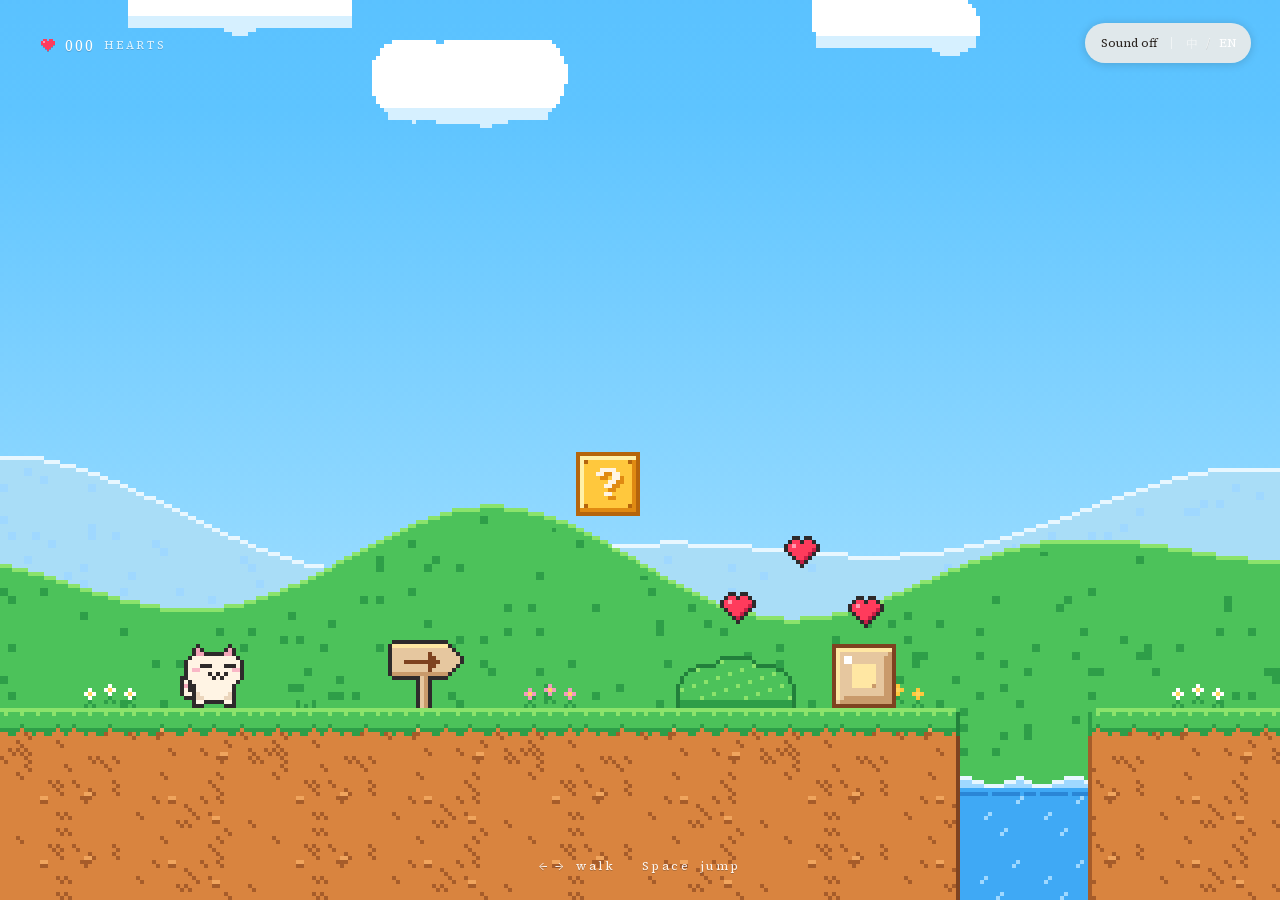
<file: index.html>
<!doctype html>
<html lang="en">
<head>
<meta charset="utf-8" />
<meta name="viewport" content="width=device-width, initial-scale=1, viewport-fit=cover, maximum-scale=1, user-scalable=no" />
<meta name="theme-color" content="#5EC4FF" />
<meta name="format-detection" content="telephone=no" />
<meta name="gift-stage" content="meadow" />
<meta name="gift-title" content="meadow.meta.title" />
<title>For lushiva · I · The Meadow</title>
<link rel="icon" href="data:image/svg+xml,%3Csvg xmlns='http://www.w3.org/2000/svg' viewBox='0 0 32 32'%3E%3Ccircle cx='16' cy='16' r='11' fill='%23111'/%3E%3C/svg%3E" />
  <script type="module" crossorigin src="./assets/meadow-Cl1Gvh4w.js"></script>
  <link rel="modulepreload" crossorigin href="./assets/i18n-BRwTRQxV.js">
  <link rel="modulepreload" crossorigin href="./assets/story-LHF2NRcD.js">
  <link rel="modulepreload" crossorigin href="./assets/flow-Cao5Oeu3.js">
  <link rel="modulepreload" crossorigin href="./assets/chrome-eLdyFWNh.js">
  <link rel="modulepreload" crossorigin href="./assets/transition-DNUVGYO9.js">
  <link rel="modulepreload" crossorigin href="./assets/defineProperty-BbfpZ9Tg.js">
  <link rel="modulepreload" crossorigin href="./assets/input-eGmwG8PU.js">
  <link rel="modulepreload" crossorigin href="./assets/touch-DG2F420J.js">
  <link rel="modulepreload" crossorigin href="./assets/cat-D6tZsj2J.js">
  <link rel="modulepreload" crossorigin href="./assets/tiles-Cv-6HPwF.js">
  <link rel="modulepreload" crossorigin href="./assets/pig-CdSccE7I.js">
  <link rel="modulepreload" crossorigin href="./assets/blooms-AAePBipo.js">
  <link rel="modulepreload" crossorigin href="./assets/art-Dgbt-bCg.js">
  <link rel="stylesheet" crossorigin href="./assets/story-Cqzj4fjh.css">
  <link rel="stylesheet" crossorigin href="./assets/chrome-BGvVdkZl.css">
  <link rel="stylesheet" crossorigin href="./assets/meadow-B7Boj5wx.css">
</head>
<body><div id="gift-curtain" aria-hidden="true"><style>#gift-curtain{position:fixed;inset:0;z-index:120;display:flex;flex-direction:column;align-items:center;justify-content:center;gap:14px;background:var(--gcc-bg,#eeece8);color:var(--gcc-ink,#141414);font:13px/1.4 'Source Serif','Noto Serif SC Sub','Songti SC','STSong',Georgia,serif;letter-spacing:.14em;opacity:1;transition:opacity .42s cubic-bezier(.65,0,.35,1);-webkit-user-select:none;user-select:none;touch-action:none}#gift-curtain.gcc-out{opacity:0;pointer-events:none}#gift-curtain.gcc-gone{display:none}#gift-curtain .gcc-stage{position:relative;width:64px;height:66px;opacity:0;transform:translateY(6px);transition:opacity .3s ease,transform .4s cubic-bezier(.16,.84,.24,1)}#gift-curtain.gcc-late .gcc-stage{opacity:1;transform:none}#gift-curtain .gcc-pig{position:absolute;left:0;bottom:8px;image-rendering:pixelated;transform-origin:50% 100%;animation:gcc-hop .84s steps(1,end) infinite}#gift-curtain .gcc-sh{position:absolute;left:14px;bottom:2px;width:36px;height:5px;background:currentColor;opacity:.16;animation:gcc-sh .84s steps(1,end) infinite}@keyframes gcc-hop{0%{transform:translateY(0) scale(1.14,.86)}12%{transform:translateY(-6px) scale(.94,1.08)}24%{transform:translateY(-12px) scale(.96,1.05)}36%{transform:translateY(-15px) scale(1,1)}50%{transform:translateY(-15px) scale(1,1)}62%{transform:translateY(-12px)}74%{transform:translateY(-6px) scale(.97,1.04)}88%{transform:translateY(0) scale(1.1,.9)}100%{transform:translateY(0) scale(1.14,.86)}}@keyframes gcc-sh{0%,88%,100%{transform:scaleX(1)}12%,74%{transform:scaleX(.8)}24%,62%{transform:scaleX(.66)}36%,50%{transform:scaleX(.58)}}#gift-curtain .gcc-bar{width:120px;height:4px;box-shadow:0 0 0 1px currentColor;opacity:0;transition:opacity .3s}#gift-curtain.gcc-prog.gcc-late .gcc-bar{opacity:.7}#gift-curtain .gcc-bar i{display:block;height:100%;width:0;background:currentColor;transition:width .25s steps(4,end)}#gift-curtain .gcc-msg{display:none;margin:4px 0 0;text-align:center;max-width:80vw;line-height:1.7}#gift-curtain .gcc-acts{display:none;gap:18px}#gift-curtain .gcc-acts a{color:inherit;text-decoration:none;border-bottom:1px solid currentColor;padding:6px 2px;cursor:pointer}#gift-curtain.gcc-slow .gcc-msg,#gift-curtain.gcc-fail .gcc-msg{display:block}#gift-curtain.gcc-slow .gcc-acts,#gift-curtain.gcc-fail .gcc-acts{display:flex}#gift-curtain.gcc-fail .gcc-pig{animation:none;transform:rotate(-8deg)}#gift-curtain.gcc-fail .gcc-sh,#gift-curtain.gcc-fail .gcc-bar{display:none}#gift-curtain.gcc-solid .gcc-stage,#gift-curtain.gcc-solid .gcc-bar{opacity:0}@media (prefers-reduced-motion:reduce){#gift-curtain,#gift-curtain *{animation:none!important;transition:none!important}}</style><div class="gcc-stage"><svg class="gcc-pig" viewBox="0 0 16 13" width="64" height="52" shape-rendering="crispEdges" aria-hidden="true"><rect x="2" y="0" width="1" height="1" fill="#2E2A2B"/><rect x="3" y="0" width="1" height="1" fill="#2E2A2B"/><rect x="12" y="0" width="1" height="1" fill="#2E2A2B"/><rect x="13" y="0" width="1" height="1" fill="#2E2A2B"/><rect x="1" y="1" width="1" height="1" fill="#2E2A2B"/><rect x="2" y="1" width="1" height="1" fill="#F9C6CF"/><rect x="3" y="1" width="1" height="1" fill="#F9C6CF"/><rect x="4" y="1" width="1" height="1" fill="#2E2A2B"/><rect x="11" y="1" width="1" height="1" fill="#2E2A2B"/><rect x="12" y="1" width="1" height="1" fill="#F9C6CF"/><rect x="13" y="1" width="1" height="1" fill="#F9C6CF"/><rect x="14" y="1" width="1" height="1" fill="#2E2A2B"/><rect x="1" y="2" width="1" height="1" fill="#2E2A2B"/><rect x="2" y="2" width="1" height="1" fill="#F9C6CF"/><rect x="3" y="2" width="1" height="1" fill="#F9C6CF"/><rect x="4" y="2" width="1" height="1" fill="#F9C6CF"/><rect x="5" y="2" width="1" height="1" fill="#2E2A2B"/><rect x="6" y="2" width="1" height="1" fill="#2E2A2B"/><rect x="7" y="2" width="1" height="1" fill="#2E2A2B"/><rect x="8" y="2" width="1" height="1" fill="#2E2A2B"/><rect x="9" y="2" width="1" height="1" fill="#2E2A2B"/><rect x="10" y="2" width="1" height="1" fill="#2E2A2B"/><rect x="11" y="2" width="1" height="1" fill="#F9C6CF"/><rect x="12" y="2" width="1" height="1" fill="#F9C6CF"/><rect x="13" y="2" width="1" height="1" fill="#F9C6CF"/><rect x="14" y="2" width="1" height="1" fill="#2E2A2B"/><rect x="0" y="3" width="1" height="1" fill="#2E2A2B"/><rect x="1" y="3" width="1" height="1" fill="#F9C6CF"/><rect x="2" y="3" width="1" height="1" fill="#FFFFFF"/><rect x="3" y="3" width="1" height="1" fill="#F9C6CF"/><rect x="4" y="3" width="1" height="1" fill="#F9C6CF"/><rect x="5" y="3" width="1" height="1" fill="#F9C6CF"/><rect x="6" y="3" width="1" height="1" fill="#F9C6CF"/><rect x="7" y="3" width="1" height="1" fill="#F9C6CF"/><rect x="8" y="3" width="1" height="1" fill="#F9C6CF"/><rect x="9" y="3" width="1" height="1" fill="#F9C6CF"/><rect x="10" y="3" width="1" height="1" fill="#F9C6CF"/><rect x="11" y="3" width="1" height="1" fill="#F9C6CF"/><rect x="12" y="3" width="1" height="1" fill="#F9C6CF"/><rect x="13" y="3" width="1" height="1" fill="#F9C6CF"/><rect x="14" y="3" width="1" height="1" fill="#F9C6CF"/><rect x="15" y="3" width="1" height="1" fill="#2E2A2B"/><rect x="0" y="4" width="1" height="1" fill="#2E2A2B"/><rect x="1" y="4" width="1" height="1" fill="#F9C6CF"/><rect x="2" y="4" width="1" height="1" fill="#F9C6CF"/><rect x="3" y="4" width="1" height="1" fill="#F9C6CF"/><rect x="4" y="4" width="1" height="1" fill="#F9C6CF"/><rect x="5" y="4" width="1" height="1" fill="#F9C6CF"/><rect x="6" y="4" width="1" height="1" fill="#F9C6CF"/><rect x="7" y="4" width="1" height="1" fill="#F9C6CF"/><rect x="8" y="4" width="1" height="1" fill="#F9C6CF"/><rect x="9" y="4" width="1" height="1" fill="#F9C6CF"/><rect x="10" y="4" width="1" height="1" fill="#F9C6CF"/><rect x="11" y="4" width="1" height="1" fill="#F9C6CF"/><rect x="12" y="4" width="1" height="1" fill="#F9C6CF"/><rect x="13" y="4" width="1" height="1" fill="#F9C6CF"/><rect x="14" y="4" width="1" height="1" fill="#F9C6CF"/><rect x="15" y="4" width="1" height="1" fill="#2E2A2B"/><rect x="0" y="5" width="1" height="1" fill="#2E2A2B"/><rect x="1" y="5" width="1" height="1" fill="#F9C6CF"/><rect x="2" y="5" width="1" height="1" fill="#F9C6CF"/><rect x="3" y="5" width="1" height="1" fill="#2E2A2B"/><rect x="4" y="5" width="1" height="1" fill="#F9C6CF"/><rect x="5" y="5" width="1" height="1" fill="#F9C6CF"/><rect x="6" y="5" width="1" height="1" fill="#F9C6CF"/><rect x="7" y="5" width="1" height="1" fill="#F9C6CF"/><rect x="8" y="5" width="1" height="1" fill="#F9C6CF"/><rect x="9" y="5" width="1" height="1" fill="#F9C6CF"/><rect x="10" y="5" width="1" height="1" fill="#F9C6CF"/><rect x="11" y="5" width="1" height="1" fill="#F9C6CF"/><rect x="12" y="5" width="1" height="1" fill="#2E2A2B"/><rect x="13" y="5" width="1" height="1" fill="#F9C6CF"/><rect x="14" y="5" width="1" height="1" fill="#F9C6CF"/><rect x="15" y="5" width="1" height="1" fill="#2E2A2B"/><rect x="0" y="6" width="1" height="1" fill="#2E2A2B"/><rect x="1" y="6" width="1" height="1" fill="#F9C6CF"/><rect x="2" y="6" width="1" height="1" fill="#F4A7B9"/><rect x="3" y="6" width="1" height="1" fill="#F4A7B9"/><rect x="4" y="6" width="1" height="1" fill="#F9C6CF"/><rect x="5" y="6" width="1" height="1" fill="#EE8FA6"/><rect x="6" y="6" width="1" height="1" fill="#EE8FA6"/><rect x="7" y="6" width="1" height="1" fill="#EE8FA6"/><rect x="8" y="6" width="1" height="1" fill="#EE8FA6"/><rect x="9" y="6" width="1" height="1" fill="#EE8FA6"/><rect x="10" y="6" width="1" height="1" fill="#EE8FA6"/><rect x="11" y="6" width="1" height="1" fill="#F9C6CF"/><rect x="12" y="6" width="1" height="1" fill="#F4A7B9"/><rect x="13" y="6" width="1" height="1" fill="#F4A7B9"/><rect x="14" y="6" width="1" height="1" fill="#F9C6CF"/><rect x="15" y="6" width="1" height="1" fill="#2E2A2B"/><rect x="0" y="7" width="1" height="1" fill="#2E2A2B"/><rect x="1" y="7" width="1" height="1" fill="#F9C6CF"/><rect x="2" y="7" width="1" height="1" fill="#F9C6CF"/><rect x="3" y="7" width="1" height="1" fill="#F9C6CF"/><rect x="4" y="7" width="1" height="1" fill="#F9C6CF"/><rect x="5" y="7" width="1" height="1" fill="#EE8FA6"/><rect x="6" y="7" width="1" height="1" fill="#B85A72"/><rect x="7" y="7" width="1" height="1" fill="#EE8FA6"/><rect x="8" y="7" width="1" height="1" fill="#EE8FA6"/><rect x="9" y="7" width="1" height="1" fill="#B85A72"/><rect x="10" y="7" width="1" height="1" fill="#EE8FA6"/><rect x="11" y="7" width="1" height="1" fill="#F9C6CF"/><rect x="12" y="7" width="1" height="1" fill="#F9C6CF"/><rect x="13" y="7" width="1" height="1" fill="#F9C6CF"/><rect x="14" y="7" width="1" height="1" fill="#F9C6CF"/><rect x="15" y="7" width="1" height="1" fill="#2E2A2B"/><rect x="0" y="8" width="1" height="1" fill="#2E2A2B"/><rect x="1" y="8" width="1" height="1" fill="#F9C6CF"/><rect x="2" y="8" width="1" height="1" fill="#F9C6CF"/><rect x="3" y="8" width="1" height="1" fill="#F9C6CF"/><rect x="4" y="8" width="1" height="1" fill="#F9C6CF"/><rect x="5" y="8" width="1" height="1" fill="#EE8FA6"/><rect x="6" y="8" width="1" height="1" fill="#EE8FA6"/><rect x="7" y="8" width="1" height="1" fill="#EE8FA6"/><rect x="8" y="8" width="1" height="1" fill="#EE8FA6"/><rect x="9" y="8" width="1" height="1" fill="#EE8FA6"/><rect x="10" y="8" width="1" height="1" fill="#EE8FA6"/><rect x="11" y="8" width="1" height="1" fill="#F9C6CF"/><rect x="12" y="8" width="1" height="1" fill="#F9C6CF"/><rect x="13" y="8" width="1" height="1" fill="#F9C6CF"/><rect x="14" y="8" width="1" height="1" fill="#F9C6CF"/><rect x="15" y="8" width="1" height="1" fill="#2E2A2B"/><rect x="1" y="9" width="1" height="1" fill="#2E2A2B"/><rect x="2" y="9" width="1" height="1" fill="#F9C6CF"/><rect x="3" y="9" width="1" height="1" fill="#F9C6CF"/><rect x="4" y="9" width="1" height="1" fill="#F9C6CF"/><rect x="5" y="9" width="1" height="1" fill="#F9C6CF"/><rect x="6" y="9" width="1" height="1" fill="#F9C6CF"/><rect x="7" y="9" width="1" height="1" fill="#F9C6CF"/><rect x="8" y="9" width="1" height="1" fill="#F9C6CF"/><rect x="9" y="9" width="1" height="1" fill="#F9C6CF"/><rect x="10" y="9" width="1" height="1" fill="#F9C6CF"/><rect x="11" y="9" width="1" height="1" fill="#F9C6CF"/><rect x="12" y="9" width="1" height="1" fill="#F9C6CF"/><rect x="13" y="9" width="1" height="1" fill="#F9C6CF"/><rect x="14" y="9" width="1" height="1" fill="#2E2A2B"/><rect x="2" y="10" width="1" height="1" fill="#2E2A2B"/><rect x="3" y="10" width="1" height="1" fill="#2E2A2B"/><rect x="4" y="10" width="1" height="1" fill="#2E2A2B"/><rect x="5" y="10" width="1" height="1" fill="#F9C6CF"/><rect x="6" y="10" width="1" height="1" fill="#F9C6CF"/><rect x="7" y="10" width="1" height="1" fill="#F9C6CF"/><rect x="8" y="10" width="1" height="1" fill="#F9C6CF"/><rect x="9" y="10" width="1" height="1" fill="#F9C6CF"/><rect x="10" y="10" width="1" height="1" fill="#F9C6CF"/><rect x="11" y="10" width="1" height="1" fill="#2E2A2B"/><rect x="12" y="10" width="1" height="1" fill="#2E2A2B"/><rect x="13" y="10" width="1" height="1" fill="#2E2A2B"/><rect x="3" y="11" width="1" height="1" fill="#2E2A2B"/><rect x="4" y="11" width="1" height="1" fill="#F9C6CF"/><rect x="5" y="11" width="1" height="1" fill="#2E2A2B"/><rect x="10" y="11" width="1" height="1" fill="#2E2A2B"/><rect x="11" y="11" width="1" height="1" fill="#F9C6CF"/><rect x="12" y="11" width="1" height="1" fill="#2E2A2B"/><rect x="3" y="12" width="1" height="1" fill="#2E2A2B"/><rect x="4" y="12" width="1" height="1" fill="#2E2A2B"/><rect x="11" y="12" width="1" height="1" fill="#2E2A2B"/><rect x="12" y="12" width="1" height="1" fill="#2E2A2B"/></svg><i class="gcc-sh"></i></div><div class="gcc-bar"><i></i></div><p class="gcc-msg"></p><div class="gcc-acts"><a class="gcc-retry" href="#"></a><a class="gcc-skip" href="./"></a></div></div><script>(function(){
var d=document,c=d.getElementById('gift-curtain');if(!c)return;
var S={"meadow":["#5EC4FF","草地","the meadow"],"flower":["#f3d4e0","花林","the flower wood"],"mushroom":["#1a2830","蘑菇林","the mushroom wood"],"shop":["#f6efe4","小店","the shop"],"night":["#0b0b0c","夜路","the night path"],"jelly":["#cfcdc8","果冻标本","jelly studies"],"sea":["#0d2c3b","海里","the sea"],"sky":["#04060b","长春的天空","the sky"],"coop":["#5EC4FF","一起玩","together"],"home":["#f3ebe0","小家","our home"],"ar":["#eeece8","桌上","on the table"]},N={"meadow":"shop/","shop":"night/","night":"jelly/","jelly":"sea/","sea":"sky/","sky":"coop/","coop":"flower/","flower":"mushroom/","mushroom":"home/","home":"","ar":"shop/"},T={"zh":{"wait":"马上就好","slow":"还在努力加载…","oops":"哎呀，这一页卡住了","retry":"再试一次","skip":"跳到下一站"},"en":{"wait":"one moment","slow":"still loading…","oops":"oops, this page got stuck","retry":"try again","skip":"skip ahead"}};
var m=d.querySelector('meta[name="gift-stage"]'),st=m?m.content:'meadow',q=new URLSearchParams(location.search);
var L='en';try{L=q.get('lang')||localStorage.getItem('jelly.lang')||(/^zh/i.test(navigator.language)?'zh':'en')}catch(e){}L=/^zh/i.test(L)?'zh':'en';var t=T[L];
var col=(S[st]||S.ar)[0],solid=false;
try{var s=JSON.parse(sessionStorage.getItem('gift.curtain')||'null');if(s&&s.to===st&&Date.now()-s.t<30000){col=s.c;if(s.img){c.style.backgroundImage='url("'+s.img+'")';c.style.backgroundSize='cover';c.style.backgroundPosition='center';c.style.backgroundRepeat='no-repeat'}}sessionStorage.removeItem('gift.curtain')}catch(e){}
function ink(h){var x=parseInt(h.slice(1),16);var r=x>>16&255,g=x>>8&255,b=x&255;return (r*299+g*587+b*114)/1000>150?'#141414':'#f6efe4'}
function paint(bg){c.style.setProperty('--gcc-bg',bg);c.style.setProperty('--gcc-ink',ink(bg))}
paint(col,st);c.setAttribute('lang',L==='zh'?'zh-CN':'en');
var rel=st==='meadow'?'./':'../',carry=[];['lang','dev','sound'].forEach(function(k){if(q.has(k))carry.push(k+'='+encodeURIComponent(q.get(k)))});
var nx=c.querySelector('.gcc-skip');nx.href=rel+(N[st]||'')+(carry.length?'?'+carry.join('&'):'');nx.textContent=t.skip;
var rt=c.querySelector('.gcc-retry');rt.textContent=t.retry;rt.addEventListener('click',function(e){e.preventDefault();location.reload()});
var msg=c.querySelector('.gcc-msg'),bar=c.querySelector('.gcc-bar i');
var C=window.__curtain={el:c,stage:st,lang:L,shown:true,held:0,errors:[],
 progress:function(p){c.classList.add('gcc-prog');bar.style.width=Math.round(Math.max(0,Math.min(1,p))*100)+'%'},
 reveal:function(ms){if(!C.shown)return;C.shown=false;clearTimeout(slowT);clearTimeout(lateT);c.classList.remove('gcc-slow','gcc-fail');var f=function(){c.classList.add('gcc-gone')};
  if(ms===0||matchMedia('(prefers-reduced-motion: reduce)').matches){c.classList.add('gcc-out');f();return}
  if(ms)c.style.transitionDuration=ms+'ms';c.classList.add('gcc-out');setTimeout(f,(ms||420)+40)},
 cover:function(bg,stage){C.shown=true;clearTimeout(slowT);clearTimeout(lateT);c.classList.remove('gcc-gone','gcc-out','gcc-slow','gcc-fail','gcc-prog','gcc-late');c.style.transitionDuration='';paint(bg);lateT=setTimeout(late,700)},
 fail:function(why){if(why)C.errors.push(String(why));if(!C.shown)return;c.classList.remove('gcc-out','gcc-gone','gcc-slow');c.classList.add('gcc-fail','gcc-late');msg.textContent=t.oops},
 paint:paint,ink:ink,txt:t};
function late(){if(C.shown)c.classList.add('gcc-late')}var lateT=setTimeout(late,700);
var slowT=setTimeout(function(){if(C.shown&&!c.classList.contains('gcc-fail')){c.classList.add('gcc-slow','gcc-late');msg.textContent=t.slow}},20000);
function err(e){if(!C.shown)return;var tg=e&&e.target;if(tg&&tg!==window&&tg.tagName&&!/^(SCRIPT|LINK)$/.test(tg.tagName))return;
 C.errors.push(String(e&&(e.message||e.reason&&(e.reason.message||e.reason))||e));setTimeout(function(){if(C.shown)C.fail()},2500)}
window.addEventListener('error',err,true);window.addEventListener('unhandledrejection',err);
window.addEventListener('pageshow',function(e){if(!e.persisted)return;clearTimeout(lateT);C.reveal(0);var v=d.querySelectorAll('.gift-iris,.pink-veil');for(var i=0;i<v.length;i++){v[i].style.transition='opacity .35s';v[i].style.opacity='0'}});
})();</script>
<main id="game" aria-live="off"></main>
</body>
</html>
</file>
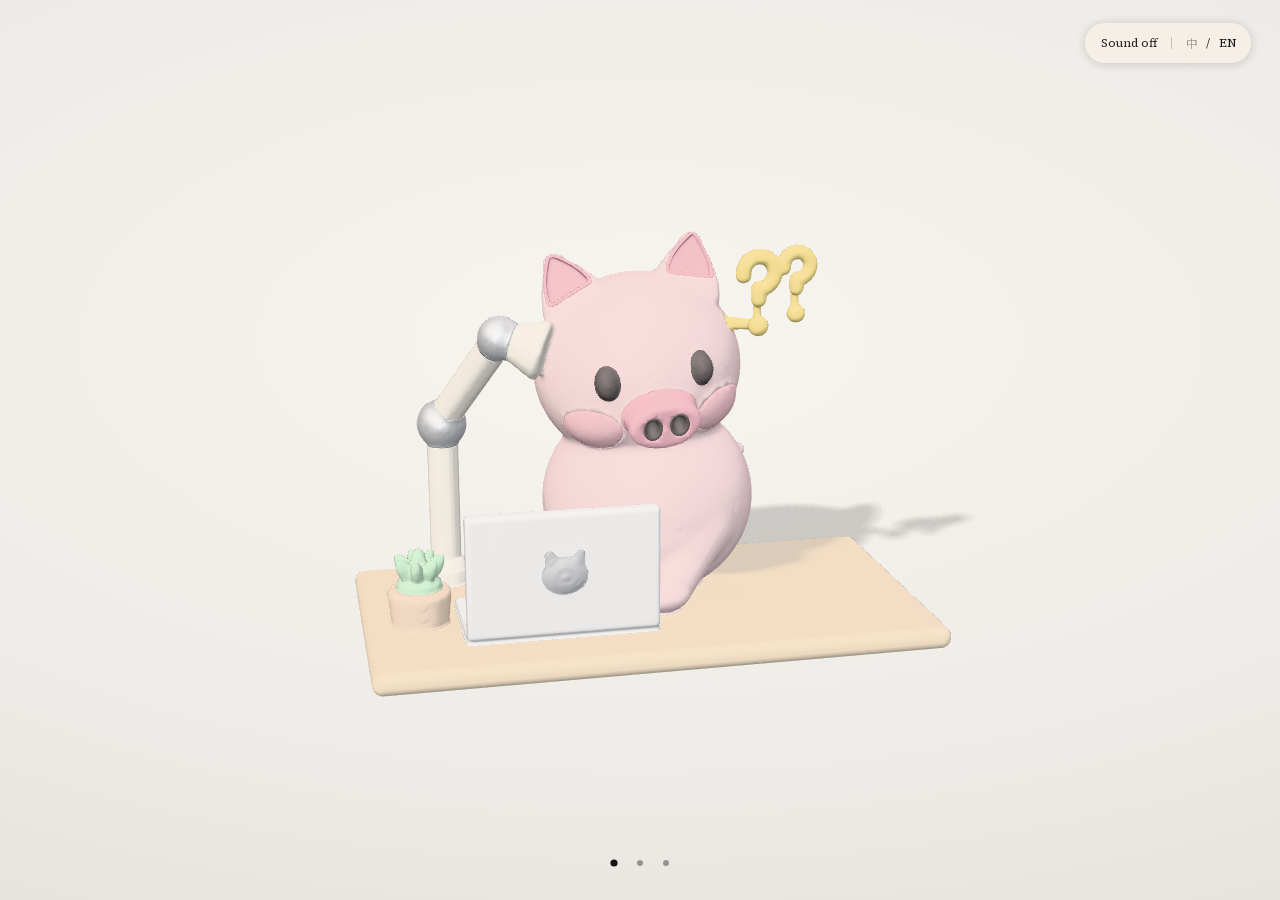
<file: ar/index.html>
<!doctype html>
<html lang="en">
<head>
<meta charset="utf-8" />
<meta name="viewport" content="width=device-width, initial-scale=1, viewport-fit=cover, maximum-scale=1, user-scalable=no" />
<meta name="theme-color" content="#eeece8" />
<meta name="format-detection" content="telephone=no" />
<meta name="gift-stage" content="ar" />
<meta name="gift-title" content="ar.meta.title" />
<title>On your table</title>
<link rel="icon" href="data:image/svg+xml,%3Csvg xmlns='http://www.w3.org/2000/svg' viewBox='0 0 32 32'%3E%3Ccircle cx='16' cy='16' r='11' fill='%23111'/%3E%3C/svg%3E" />
  <script type="module" crossorigin src="../assets/ar-D6j0sP1N.js"></script>
  <link rel="modulepreload" crossorigin href="../assets/i18n-BRwTRQxV.js">
  <link rel="modulepreload" crossorigin href="../assets/story-LHF2NRcD.js">
  <link rel="modulepreload" crossorigin href="../assets/three.core-CyIeZfRY.js">
  <link rel="modulepreload" crossorigin href="../assets/three.module-BXad_FSt.js">
  <link rel="modulepreload" crossorigin href="../assets/RoomEnvironment-DqBAoJLs.js">
  <link rel="modulepreload" crossorigin href="../assets/flow-Cao5Oeu3.js">
  <link rel="modulepreload" crossorigin href="../assets/chrome-eLdyFWNh.js">
  <link rel="modulepreload" crossorigin href="../assets/transition-DNUVGYO9.js">
  <link rel="modulepreload" crossorigin href="../assets/ar-foEtQECV.js">
  <link rel="modulepreload" crossorigin href="../assets/meshopt_decoder.module-DMeP4LM2.js">
  <link rel="modulepreload" crossorigin href="../assets/models-v7nREdi-.js">
  <link rel="modulepreload" crossorigin href="../assets/preload-helper-CRzLMJPS.js">
  <link rel="stylesheet" crossorigin href="../assets/story-Cqzj4fjh.css">
  <link rel="stylesheet" crossorigin href="../assets/chrome-BGvVdkZl.css">
  <link rel="stylesheet" crossorigin href="../assets/ar-Cc9Oy8He.css">
</head>
<body><div id="gift-curtain" aria-hidden="true"><style>#gift-curtain{position:fixed;inset:0;z-index:120;display:flex;flex-direction:column;align-items:center;justify-content:center;gap:14px;background:var(--gcc-bg,#eeece8);color:var(--gcc-ink,#141414);font:13px/1.4 'Source Serif','Noto Serif SC Sub','Songti SC','STSong',Georgia,serif;letter-spacing:.14em;opacity:1;transition:opacity .42s cubic-bezier(.65,0,.35,1);-webkit-user-select:none;user-select:none;touch-action:none}#gift-curtain.gcc-out{opacity:0;pointer-events:none}#gift-curtain.gcc-gone{display:none}#gift-curtain .gcc-stage{position:relative;width:64px;height:66px;opacity:0;transform:translateY(6px);transition:opacity .3s ease,transform .4s cubic-bezier(.16,.84,.24,1)}#gift-curtain.gcc-late .gcc-stage{opacity:1;transform:none}#gift-curtain .gcc-pig{position:absolute;left:0;bottom:8px;image-rendering:pixelated;transform-origin:50% 100%;animation:gcc-hop .84s steps(1,end) infinite}#gift-curtain .gcc-sh{position:absolute;left:14px;bottom:2px;width:36px;height:5px;background:currentColor;opacity:.16;animation:gcc-sh .84s steps(1,end) infinite}@keyframes gcc-hop{0%{transform:translateY(0) scale(1.14,.86)}12%{transform:translateY(-6px) scale(.94,1.08)}24%{transform:translateY(-12px) scale(.96,1.05)}36%{transform:translateY(-15px) scale(1,1)}50%{transform:translateY(-15px) scale(1,1)}62%{transform:translateY(-12px)}74%{transform:translateY(-6px) scale(.97,1.04)}88%{transform:translateY(0) scale(1.1,.9)}100%{transform:translateY(0) scale(1.14,.86)}}@keyframes gcc-sh{0%,88%,100%{transform:scaleX(1)}12%,74%{transform:scaleX(.8)}24%,62%{transform:scaleX(.66)}36%,50%{transform:scaleX(.58)}}#gift-curtain .gcc-bar{width:120px;height:4px;box-shadow:0 0 0 1px currentColor;opacity:0;transition:opacity .3s}#gift-curtain.gcc-prog.gcc-late .gcc-bar{opacity:.7}#gift-curtain .gcc-bar i{display:block;height:100%;width:0;background:currentColor;transition:width .25s steps(4,end)}#gift-curtain .gcc-msg{display:none;margin:4px 0 0;text-align:center;max-width:80vw;line-height:1.7}#gift-curtain .gcc-acts{display:none;gap:18px}#gift-curtain .gcc-acts a{color:inherit;text-decoration:none;border-bottom:1px solid currentColor;padding:6px 2px;cursor:pointer}#gift-curtain.gcc-slow .gcc-msg,#gift-curtain.gcc-fail .gcc-msg{display:block}#gift-curtain.gcc-slow .gcc-acts,#gift-curtain.gcc-fail .gcc-acts{display:flex}#gift-curtain.gcc-fail .gcc-pig{animation:none;transform:rotate(-8deg)}#gift-curtain.gcc-fail .gcc-sh,#gift-curtain.gcc-fail .gcc-bar{display:none}#gift-curtain.gcc-solid .gcc-stage,#gift-curtain.gcc-solid .gcc-bar{opacity:0}@media (prefers-reduced-motion:reduce){#gift-curtain,#gift-curtain *{animation:none!important;transition:none!important}}</style><div class="gcc-stage"><svg class="gcc-pig" viewBox="0 0 16 13" width="64" height="52" shape-rendering="crispEdges" aria-hidden="true"><rect x="2" y="0" width="1" height="1" fill="#2E2A2B"/><rect x="3" y="0" width="1" height="1" fill="#2E2A2B"/><rect x="12" y="0" width="1" height="1" fill="#2E2A2B"/><rect x="13" y="0" width="1" height="1" fill="#2E2A2B"/><rect x="1" y="1" width="1" height="1" fill="#2E2A2B"/><rect x="2" y="1" width="1" height="1" fill="#F9C6CF"/><rect x="3" y="1" width="1" height="1" fill="#F9C6CF"/><rect x="4" y="1" width="1" height="1" fill="#2E2A2B"/><rect x="11" y="1" width="1" height="1" fill="#2E2A2B"/><rect x="12" y="1" width="1" height="1" fill="#F9C6CF"/><rect x="13" y="1" width="1" height="1" fill="#F9C6CF"/><rect x="14" y="1" width="1" height="1" fill="#2E2A2B"/><rect x="1" y="2" width="1" height="1" fill="#2E2A2B"/><rect x="2" y="2" width="1" height="1" fill="#F9C6CF"/><rect x="3" y="2" width="1" height="1" fill="#F9C6CF"/><rect x="4" y="2" width="1" height="1" fill="#F9C6CF"/><rect x="5" y="2" width="1" height="1" fill="#2E2A2B"/><rect x="6" y="2" width="1" height="1" fill="#2E2A2B"/><rect x="7" y="2" width="1" height="1" fill="#2E2A2B"/><rect x="8" y="2" width="1" height="1" fill="#2E2A2B"/><rect x="9" y="2" width="1" height="1" fill="#2E2A2B"/><rect x="10" y="2" width="1" height="1" fill="#2E2A2B"/><rect x="11" y="2" width="1" height="1" fill="#F9C6CF"/><rect x="12" y="2" width="1" height="1" fill="#F9C6CF"/><rect x="13" y="2" width="1" height="1" fill="#F9C6CF"/><rect x="14" y="2" width="1" height="1" fill="#2E2A2B"/><rect x="0" y="3" width="1" height="1" fill="#2E2A2B"/><rect x="1" y="3" width="1" height="1" fill="#F9C6CF"/><rect x="2" y="3" width="1" height="1" fill="#FFFFFF"/><rect x="3" y="3" width="1" height="1" fill="#F9C6CF"/><rect x="4" y="3" width="1" height="1" fill="#F9C6CF"/><rect x="5" y="3" width="1" height="1" fill="#F9C6CF"/><rect x="6" y="3" width="1" height="1" fill="#F9C6CF"/><rect x="7" y="3" width="1" height="1" fill="#F9C6CF"/><rect x="8" y="3" width="1" height="1" fill="#F9C6CF"/><rect x="9" y="3" width="1" height="1" fill="#F9C6CF"/><rect x="10" y="3" width="1" height="1" fill="#F9C6CF"/><rect x="11" y="3" width="1" height="1" fill="#F9C6CF"/><rect x="12" y="3" width="1" height="1" fill="#F9C6CF"/><rect x="13" y="3" width="1" height="1" fill="#F9C6CF"/><rect x="14" y="3" width="1" height="1" fill="#F9C6CF"/><rect x="15" y="3" width="1" height="1" fill="#2E2A2B"/><rect x="0" y="4" width="1" height="1" fill="#2E2A2B"/><rect x="1" y="4" width="1" height="1" fill="#F9C6CF"/><rect x="2" y="4" width="1" height="1" fill="#F9C6CF"/><rect x="3" y="4" width="1" height="1" fill="#F9C6CF"/><rect x="4" y="4" width="1" height="1" fill="#F9C6CF"/><rect x="5" y="4" width="1" height="1" fill="#F9C6CF"/><rect x="6" y="4" width="1" height="1" fill="#F9C6CF"/><rect x="7" y="4" width="1" height="1" fill="#F9C6CF"/><rect x="8" y="4" width="1" height="1" fill="#F9C6CF"/><rect x="9" y="4" width="1" height="1" fill="#F9C6CF"/><rect x="10" y="4" width="1" height="1" fill="#F9C6CF"/><rect x="11" y="4" width="1" height="1" fill="#F9C6CF"/><rect x="12" y="4" width="1" height="1" fill="#F9C6CF"/><rect x="13" y="4" width="1" height="1" fill="#F9C6CF"/><rect x="14" y="4" width="1" height="1" fill="#F9C6CF"/><rect x="15" y="4" width="1" height="1" fill="#2E2A2B"/><rect x="0" y="5" width="1" height="1" fill="#2E2A2B"/><rect x="1" y="5" width="1" height="1" fill="#F9C6CF"/><rect x="2" y="5" width="1" height="1" fill="#F9C6CF"/><rect x="3" y="5" width="1" height="1" fill="#2E2A2B"/><rect x="4" y="5" width="1" height="1" fill="#F9C6CF"/><rect x="5" y="5" width="1" height="1" fill="#F9C6CF"/><rect x="6" y="5" width="1" height="1" fill="#F9C6CF"/><rect x="7" y="5" width="1" height="1" fill="#F9C6CF"/><rect x="8" y="5" width="1" height="1" fill="#F9C6CF"/><rect x="9" y="5" width="1" height="1" fill="#F9C6CF"/><rect x="10" y="5" width="1" height="1" fill="#F9C6CF"/><rect x="11" y="5" width="1" height="1" fill="#F9C6CF"/><rect x="12" y="5" width="1" height="1" fill="#2E2A2B"/><rect x="13" y="5" width="1" height="1" fill="#F9C6CF"/><rect x="14" y="5" width="1" height="1" fill="#F9C6CF"/><rect x="15" y="5" width="1" height="1" fill="#2E2A2B"/><rect x="0" y="6" width="1" height="1" fill="#2E2A2B"/><rect x="1" y="6" width="1" height="1" fill="#F9C6CF"/><rect x="2" y="6" width="1" height="1" fill="#F4A7B9"/><rect x="3" y="6" width="1" height="1" fill="#F4A7B9"/><rect x="4" y="6" width="1" height="1" fill="#F9C6CF"/><rect x="5" y="6" width="1" height="1" fill="#EE8FA6"/><rect x="6" y="6" width="1" height="1" fill="#EE8FA6"/><rect x="7" y="6" width="1" height="1" fill="#EE8FA6"/><rect x="8" y="6" width="1" height="1" fill="#EE8FA6"/><rect x="9" y="6" width="1" height="1" fill="#EE8FA6"/><rect x="10" y="6" width="1" height="1" fill="#EE8FA6"/><rect x="11" y="6" width="1" height="1" fill="#F9C6CF"/><rect x="12" y="6" width="1" height="1" fill="#F4A7B9"/><rect x="13" y="6" width="1" height="1" fill="#F4A7B9"/><rect x="14" y="6" width="1" height="1" fill="#F9C6CF"/><rect x="15" y="6" width="1" height="1" fill="#2E2A2B"/><rect x="0" y="7" width="1" height="1" fill="#2E2A2B"/><rect x="1" y="7" width="1" height="1" fill="#F9C6CF"/><rect x="2" y="7" width="1" height="1" fill="#F9C6CF"/><rect x="3" y="7" width="1" height="1" fill="#F9C6CF"/><rect x="4" y="7" width="1" height="1" fill="#F9C6CF"/><rect x="5" y="7" width="1" height="1" fill="#EE8FA6"/><rect x="6" y="7" width="1" height="1" fill="#B85A72"/><rect x="7" y="7" width="1" height="1" fill="#EE8FA6"/><rect x="8" y="7" width="1" height="1" fill="#EE8FA6"/><rect x="9" y="7" width="1" height="1" fill="#B85A72"/><rect x="10" y="7" width="1" height="1" fill="#EE8FA6"/><rect x="11" y="7" width="1" height="1" fill="#F9C6CF"/><rect x="12" y="7" width="1" height="1" fill="#F9C6CF"/><rect x="13" y="7" width="1" height="1" fill="#F9C6CF"/><rect x="14" y="7" width="1" height="1" fill="#F9C6CF"/><rect x="15" y="7" width="1" height="1" fill="#2E2A2B"/><rect x="0" y="8" width="1" height="1" fill="#2E2A2B"/><rect x="1" y="8" width="1" height="1" fill="#F9C6CF"/><rect x="2" y="8" width="1" height="1" fill="#F9C6CF"/><rect x="3" y="8" width="1" height="1" fill="#F9C6CF"/><rect x="4" y="8" width="1" height="1" fill="#F9C6CF"/><rect x="5" y="8" width="1" height="1" fill="#EE8FA6"/><rect x="6" y="8" width="1" height="1" fill="#EE8FA6"/><rect x="7" y="8" width="1" height="1" fill="#EE8FA6"/><rect x="8" y="8" width="1" height="1" fill="#EE8FA6"/><rect x="9" y="8" width="1" height="1" fill="#EE8FA6"/><rect x="10" y="8" width="1" height="1" fill="#EE8FA6"/><rect x="11" y="8" width="1" height="1" fill="#F9C6CF"/><rect x="12" y="8" width="1" height="1" fill="#F9C6CF"/><rect x="13" y="8" width="1" height="1" fill="#F9C6CF"/><rect x="14" y="8" width="1" height="1" fill="#F9C6CF"/><rect x="15" y="8" width="1" height="1" fill="#2E2A2B"/><rect x="1" y="9" width="1" height="1" fill="#2E2A2B"/><rect x="2" y="9" width="1" height="1" fill="#F9C6CF"/><rect x="3" y="9" width="1" height="1" fill="#F9C6CF"/><rect x="4" y="9" width="1" height="1" fill="#F9C6CF"/><rect x="5" y="9" width="1" height="1" fill="#F9C6CF"/><rect x="6" y="9" width="1" height="1" fill="#F9C6CF"/><rect x="7" y="9" width="1" height="1" fill="#F9C6CF"/><rect x="8" y="9" width="1" height="1" fill="#F9C6CF"/><rect x="9" y="9" width="1" height="1" fill="#F9C6CF"/><rect x="10" y="9" width="1" height="1" fill="#F9C6CF"/><rect x="11" y="9" width="1" height="1" fill="#F9C6CF"/><rect x="12" y="9" width="1" height="1" fill="#F9C6CF"/><rect x="13" y="9" width="1" height="1" fill="#F9C6CF"/><rect x="14" y="9" width="1" height="1" fill="#2E2A2B"/><rect x="2" y="10" width="1" height="1" fill="#2E2A2B"/><rect x="3" y="10" width="1" height="1" fill="#2E2A2B"/><rect x="4" y="10" width="1" height="1" fill="#2E2A2B"/><rect x="5" y="10" width="1" height="1" fill="#F9C6CF"/><rect x="6" y="10" width="1" height="1" fill="#F9C6CF"/><rect x="7" y="10" width="1" height="1" fill="#F9C6CF"/><rect x="8" y="10" width="1" height="1" fill="#F9C6CF"/><rect x="9" y="10" width="1" height="1" fill="#F9C6CF"/><rect x="10" y="10" width="1" height="1" fill="#F9C6CF"/><rect x="11" y="10" width="1" height="1" fill="#2E2A2B"/><rect x="12" y="10" width="1" height="1" fill="#2E2A2B"/><rect x="13" y="10" width="1" height="1" fill="#2E2A2B"/><rect x="3" y="11" width="1" height="1" fill="#2E2A2B"/><rect x="4" y="11" width="1" height="1" fill="#F9C6CF"/><rect x="5" y="11" width="1" height="1" fill="#2E2A2B"/><rect x="10" y="11" width="1" height="1" fill="#2E2A2B"/><rect x="11" y="11" width="1" height="1" fill="#F9C6CF"/><rect x="12" y="11" width="1" height="1" fill="#2E2A2B"/><rect x="3" y="12" width="1" height="1" fill="#2E2A2B"/><rect x="4" y="12" width="1" height="1" fill="#2E2A2B"/><rect x="11" y="12" width="1" height="1" fill="#2E2A2B"/><rect x="12" y="12" width="1" height="1" fill="#2E2A2B"/></svg><i class="gcc-sh"></i></div><div class="gcc-bar"><i></i></div><p class="gcc-msg"></p><div class="gcc-acts"><a class="gcc-retry" href="#"></a><a class="gcc-skip" href="./"></a></div></div><script>(function(){
var d=document,c=d.getElementById('gift-curtain');if(!c)return;
var S={"meadow":["#5EC4FF","草地","the meadow"],"flower":["#f3d4e0","花林","the flower wood"],"mushroom":["#1a2830","蘑菇林","the mushroom wood"],"shop":["#f6efe4","小店","the shop"],"night":["#0b0b0c","夜路","the night path"],"jelly":["#cfcdc8","果冻标本","jelly studies"],"sea":["#0d2c3b","海里","the sea"],"sky":["#04060b","长春的天空","the sky"],"coop":["#5EC4FF","一起玩","together"],"home":["#f3ebe0","小家","our home"],"ar":["#eeece8","桌上","on the table"]},N={"meadow":"shop/","shop":"night/","night":"jelly/","jelly":"sea/","sea":"sky/","sky":"coop/","coop":"flower/","flower":"mushroom/","mushroom":"home/","home":"","ar":"shop/"},T={"zh":{"wait":"马上就好","slow":"还在努力加载…","oops":"哎呀，这一页卡住了","retry":"再试一次","skip":"跳到下一站"},"en":{"wait":"one moment","slow":"still loading…","oops":"oops, this page got stuck","retry":"try again","skip":"skip ahead"}};
var m=d.querySelector('meta[name="gift-stage"]'),st=m?m.content:'meadow',q=new URLSearchParams(location.search);
var L='en';try{L=q.get('lang')||localStorage.getItem('jelly.lang')||(/^zh/i.test(navigator.language)?'zh':'en')}catch(e){}L=/^zh/i.test(L)?'zh':'en';var t=T[L];
var col=(S[st]||S.ar)[0],solid=false;
try{var s=JSON.parse(sessionStorage.getItem('gift.curtain')||'null');if(s&&s.to===st&&Date.now()-s.t<30000){col=s.c;if(s.img){c.style.backgroundImage='url("'+s.img+'")';c.style.backgroundSize='cover';c.style.backgroundPosition='center';c.style.backgroundRepeat='no-repeat'}}sessionStorage.removeItem('gift.curtain')}catch(e){}
function ink(h){var x=parseInt(h.slice(1),16);var r=x>>16&255,g=x>>8&255,b=x&255;return (r*299+g*587+b*114)/1000>150?'#141414':'#f6efe4'}
function paint(bg){c.style.setProperty('--gcc-bg',bg);c.style.setProperty('--gcc-ink',ink(bg))}
paint(col,st);c.setAttribute('lang',L==='zh'?'zh-CN':'en');
var rel=st==='meadow'?'./':'../',carry=[];['lang','dev','sound'].forEach(function(k){if(q.has(k))carry.push(k+'='+encodeURIComponent(q.get(k)))});
var nx=c.querySelector('.gcc-skip');nx.href=rel+(N[st]||'')+(carry.length?'?'+carry.join('&'):'');nx.textContent=t.skip;
var rt=c.querySelector('.gcc-retry');rt.textContent=t.retry;rt.addEventListener('click',function(e){e.preventDefault();location.reload()});
var msg=c.querySelector('.gcc-msg'),bar=c.querySelector('.gcc-bar i');
var C=window.__curtain={el:c,stage:st,lang:L,shown:true,held:0,errors:[],
 progress:function(p){c.classList.add('gcc-prog');bar.style.width=Math.round(Math.max(0,Math.min(1,p))*100)+'%'},
 reveal:function(ms){if(!C.shown)return;C.shown=false;clearTimeout(slowT);clearTimeout(lateT);c.classList.remove('gcc-slow','gcc-fail');var f=function(){c.classList.add('gcc-gone')};
  if(ms===0||matchMedia('(prefers-reduced-motion: reduce)').matches){c.classList.add('gcc-out');f();return}
  if(ms)c.style.transitionDuration=ms+'ms';c.classList.add('gcc-out');setTimeout(f,(ms||420)+40)},
 cover:function(bg,stage){C.shown=true;clearTimeout(slowT);clearTimeout(lateT);c.classList.remove('gcc-gone','gcc-out','gcc-slow','gcc-fail','gcc-prog','gcc-late');c.style.transitionDuration='';paint(bg);lateT=setTimeout(late,700)},
 fail:function(why){if(why)C.errors.push(String(why));if(!C.shown)return;c.classList.remove('gcc-out','gcc-gone','gcc-slow');c.classList.add('gcc-fail','gcc-late');msg.textContent=t.oops},
 paint:paint,ink:ink,txt:t};
function late(){if(C.shown)c.classList.add('gcc-late')}var lateT=setTimeout(late,700);
var slowT=setTimeout(function(){if(C.shown&&!c.classList.contains('gcc-fail')){c.classList.add('gcc-slow','gcc-late');msg.textContent=t.slow}},20000);
function err(e){if(!C.shown)return;var tg=e&&e.target;if(tg&&tg!==window&&tg.tagName&&!/^(SCRIPT|LINK)$/.test(tg.tagName))return;
 C.errors.push(String(e&&(e.message||e.reason&&(e.reason.message||e.reason))||e));setTimeout(function(){if(C.shown)C.fail()},2500)}
window.addEventListener('error',err,true);window.addEventListener('unhandledrejection',err);
window.addEventListener('pageshow',function(e){if(!e.persisted)return;clearTimeout(lateT);C.reveal(0);var v=d.querySelectorAll('.gift-iris,.pink-veil');for(var i=0;i<v.length;i++){v[i].style.transition='opacity .35s';v[i].style.opacity='0'}});
})();</script>
<main id="ar" aria-live="off"></main>
</body>
</html>
</file>
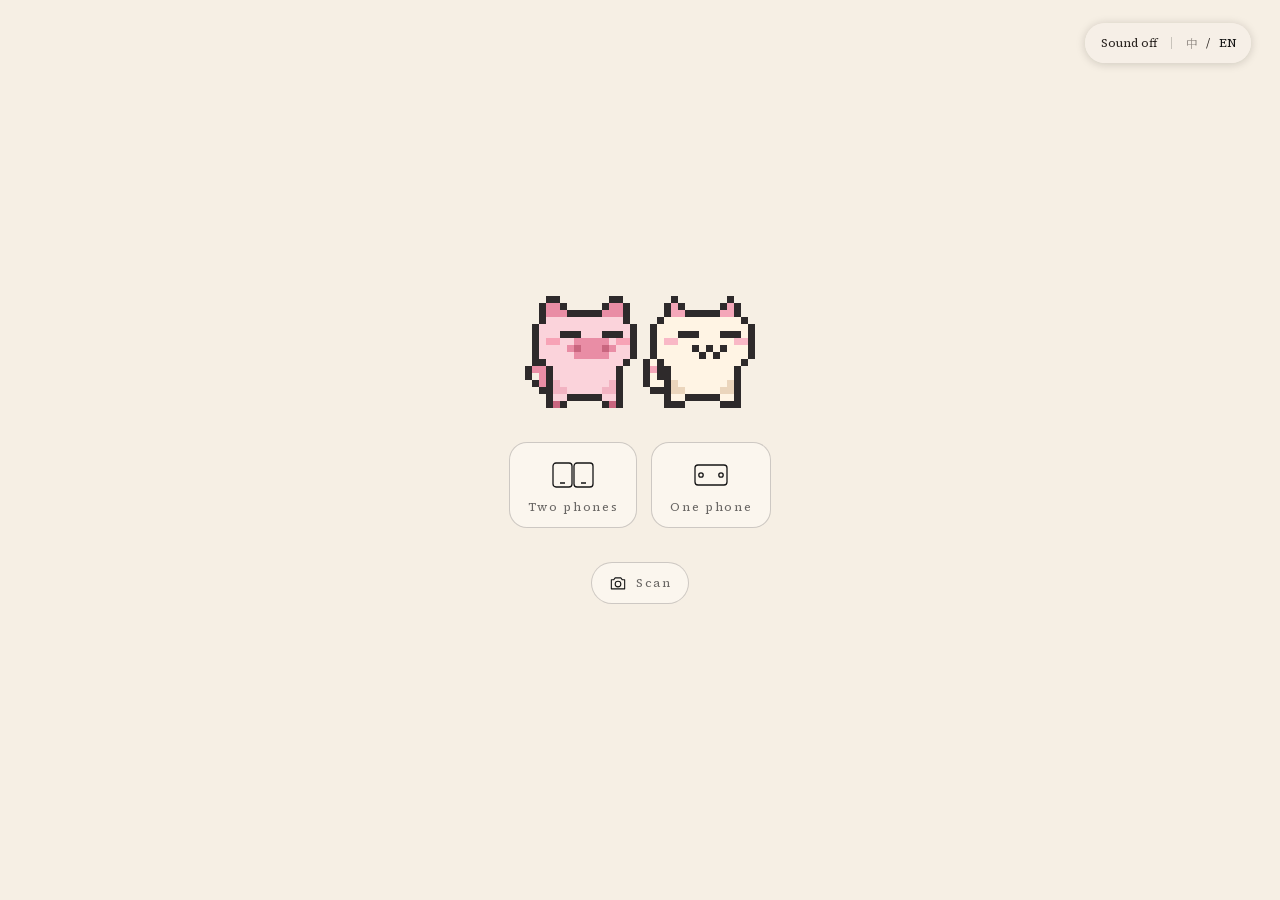
<file: coop/index.html>
<!doctype html>
<html lang="en">
<head>
<meta charset="utf-8" />
<meta name="viewport" content="width=device-width, initial-scale=1, viewport-fit=cover, maximum-scale=1, user-scalable=no" />
<meta name="theme-color" content="#5EC4FF" />
<meta name="format-detection" content="telephone=no" />
<meta name="gift-stage" content="coop" />
<meta name="gift-title" content="coop.meta.title" />
<script>/from=sky/.test(location.search)&&document.documentElement.classList.add("cp-from-sky")</script>
<title>Two of us</title>
<link rel="icon" href="data:image/svg+xml,%3Csvg xmlns='http://www.w3.org/2000/svg' viewBox='0 0 32 32'%3E%3Ccircle cx='16' cy='16' r='11' fill='%23111'/%3E%3C/svg%3E" />
  <script type="module" crossorigin src="../assets/coop-BhzcijjM.js"></script>
  <link rel="modulepreload" crossorigin href="../assets/i18n-BRwTRQxV.js">
  <link rel="modulepreload" crossorigin href="../assets/story-LHF2NRcD.js">
  <link rel="modulepreload" crossorigin href="../assets/flow-Cao5Oeu3.js">
  <link rel="modulepreload" crossorigin href="../assets/chrome-eLdyFWNh.js">
  <link rel="modulepreload" crossorigin href="../assets/transition-DNUVGYO9.js">
  <link rel="modulepreload" crossorigin href="../assets/defineProperty-BbfpZ9Tg.js">
  <link rel="modulepreload" crossorigin href="../assets/cat-D6tZsj2J.js">
  <link rel="modulepreload" crossorigin href="../assets/dawn-DVG1g8d_.js">
  <link rel="modulepreload" crossorigin href="../assets/tiles-Cv-6HPwF.js">
  <link rel="modulepreload" crossorigin href="../assets/pig-CdSccE7I.js">
  <link rel="modulepreload" crossorigin href="../assets/art-Dgbt-bCg.js">
  <link rel="stylesheet" crossorigin href="../assets/story-Cqzj4fjh.css">
  <link rel="stylesheet" crossorigin href="../assets/chrome-BGvVdkZl.css">
  <link rel="stylesheet" crossorigin href="../assets/coop-CobAIzv2.css">
</head>
<body><div id="gift-curtain" aria-hidden="true"><style>#gift-curtain{position:fixed;inset:0;z-index:120;display:flex;flex-direction:column;align-items:center;justify-content:center;gap:14px;background:var(--gcc-bg,#eeece8);color:var(--gcc-ink,#141414);font:13px/1.4 'Source Serif','Noto Serif SC Sub','Songti SC','STSong',Georgia,serif;letter-spacing:.14em;opacity:1;transition:opacity .42s cubic-bezier(.65,0,.35,1);-webkit-user-select:none;user-select:none;touch-action:none}#gift-curtain.gcc-out{opacity:0;pointer-events:none}#gift-curtain.gcc-gone{display:none}#gift-curtain .gcc-stage{position:relative;width:64px;height:66px;opacity:0;transform:translateY(6px);transition:opacity .3s ease,transform .4s cubic-bezier(.16,.84,.24,1)}#gift-curtain.gcc-late .gcc-stage{opacity:1;transform:none}#gift-curtain .gcc-pig{position:absolute;left:0;bottom:8px;image-rendering:pixelated;transform-origin:50% 100%;animation:gcc-hop .84s steps(1,end) infinite}#gift-curtain .gcc-sh{position:absolute;left:14px;bottom:2px;width:36px;height:5px;background:currentColor;opacity:.16;animation:gcc-sh .84s steps(1,end) infinite}@keyframes gcc-hop{0%{transform:translateY(0) scale(1.14,.86)}12%{transform:translateY(-6px) scale(.94,1.08)}24%{transform:translateY(-12px) scale(.96,1.05)}36%{transform:translateY(-15px) scale(1,1)}50%{transform:translateY(-15px) scale(1,1)}62%{transform:translateY(-12px)}74%{transform:translateY(-6px) scale(.97,1.04)}88%{transform:translateY(0) scale(1.1,.9)}100%{transform:translateY(0) scale(1.14,.86)}}@keyframes gcc-sh{0%,88%,100%{transform:scaleX(1)}12%,74%{transform:scaleX(.8)}24%,62%{transform:scaleX(.66)}36%,50%{transform:scaleX(.58)}}#gift-curtain .gcc-bar{width:120px;height:4px;box-shadow:0 0 0 1px currentColor;opacity:0;transition:opacity .3s}#gift-curtain.gcc-prog.gcc-late .gcc-bar{opacity:.7}#gift-curtain .gcc-bar i{display:block;height:100%;width:0;background:currentColor;transition:width .25s steps(4,end)}#gift-curtain .gcc-msg{display:none;margin:4px 0 0;text-align:center;max-width:80vw;line-height:1.7}#gift-curtain .gcc-acts{display:none;gap:18px}#gift-curtain .gcc-acts a{color:inherit;text-decoration:none;border-bottom:1px solid currentColor;padding:6px 2px;cursor:pointer}#gift-curtain.gcc-slow .gcc-msg,#gift-curtain.gcc-fail .gcc-msg{display:block}#gift-curtain.gcc-slow .gcc-acts,#gift-curtain.gcc-fail .gcc-acts{display:flex}#gift-curtain.gcc-fail .gcc-pig{animation:none;transform:rotate(-8deg)}#gift-curtain.gcc-fail .gcc-sh,#gift-curtain.gcc-fail .gcc-bar{display:none}#gift-curtain.gcc-solid .gcc-stage,#gift-curtain.gcc-solid .gcc-bar{opacity:0}@media (prefers-reduced-motion:reduce){#gift-curtain,#gift-curtain *{animation:none!important;transition:none!important}}</style><div class="gcc-stage"><svg class="gcc-pig" viewBox="0 0 16 13" width="64" height="52" shape-rendering="crispEdges" aria-hidden="true"><rect x="2" y="0" width="1" height="1" fill="#2E2A2B"/><rect x="3" y="0" width="1" height="1" fill="#2E2A2B"/><rect x="12" y="0" width="1" height="1" fill="#2E2A2B"/><rect x="13" y="0" width="1" height="1" fill="#2E2A2B"/><rect x="1" y="1" width="1" height="1" fill="#2E2A2B"/><rect x="2" y="1" width="1" height="1" fill="#F9C6CF"/><rect x="3" y="1" width="1" height="1" fill="#F9C6CF"/><rect x="4" y="1" width="1" height="1" fill="#2E2A2B"/><rect x="11" y="1" width="1" height="1" fill="#2E2A2B"/><rect x="12" y="1" width="1" height="1" fill="#F9C6CF"/><rect x="13" y="1" width="1" height="1" fill="#F9C6CF"/><rect x="14" y="1" width="1" height="1" fill="#2E2A2B"/><rect x="1" y="2" width="1" height="1" fill="#2E2A2B"/><rect x="2" y="2" width="1" height="1" fill="#F9C6CF"/><rect x="3" y="2" width="1" height="1" fill="#F9C6CF"/><rect x="4" y="2" width="1" height="1" fill="#F9C6CF"/><rect x="5" y="2" width="1" height="1" fill="#2E2A2B"/><rect x="6" y="2" width="1" height="1" fill="#2E2A2B"/><rect x="7" y="2" width="1" height="1" fill="#2E2A2B"/><rect x="8" y="2" width="1" height="1" fill="#2E2A2B"/><rect x="9" y="2" width="1" height="1" fill="#2E2A2B"/><rect x="10" y="2" width="1" height="1" fill="#2E2A2B"/><rect x="11" y="2" width="1" height="1" fill="#F9C6CF"/><rect x="12" y="2" width="1" height="1" fill="#F9C6CF"/><rect x="13" y="2" width="1" height="1" fill="#F9C6CF"/><rect x="14" y="2" width="1" height="1" fill="#2E2A2B"/><rect x="0" y="3" width="1" height="1" fill="#2E2A2B"/><rect x="1" y="3" width="1" height="1" fill="#F9C6CF"/><rect x="2" y="3" width="1" height="1" fill="#FFFFFF"/><rect x="3" y="3" width="1" height="1" fill="#F9C6CF"/><rect x="4" y="3" width="1" height="1" fill="#F9C6CF"/><rect x="5" y="3" width="1" height="1" fill="#F9C6CF"/><rect x="6" y="3" width="1" height="1" fill="#F9C6CF"/><rect x="7" y="3" width="1" height="1" fill="#F9C6CF"/><rect x="8" y="3" width="1" height="1" fill="#F9C6CF"/><rect x="9" y="3" width="1" height="1" fill="#F9C6CF"/><rect x="10" y="3" width="1" height="1" fill="#F9C6CF"/><rect x="11" y="3" width="1" height="1" fill="#F9C6CF"/><rect x="12" y="3" width="1" height="1" fill="#F9C6CF"/><rect x="13" y="3" width="1" height="1" fill="#F9C6CF"/><rect x="14" y="3" width="1" height="1" fill="#F9C6CF"/><rect x="15" y="3" width="1" height="1" fill="#2E2A2B"/><rect x="0" y="4" width="1" height="1" fill="#2E2A2B"/><rect x="1" y="4" width="1" height="1" fill="#F9C6CF"/><rect x="2" y="4" width="1" height="1" fill="#F9C6CF"/><rect x="3" y="4" width="1" height="1" fill="#F9C6CF"/><rect x="4" y="4" width="1" height="1" fill="#F9C6CF"/><rect x="5" y="4" width="1" height="1" fill="#F9C6CF"/><rect x="6" y="4" width="1" height="1" fill="#F9C6CF"/><rect x="7" y="4" width="1" height="1" fill="#F9C6CF"/><rect x="8" y="4" width="1" height="1" fill="#F9C6CF"/><rect x="9" y="4" width="1" height="1" fill="#F9C6CF"/><rect x="10" y="4" width="1" height="1" fill="#F9C6CF"/><rect x="11" y="4" width="1" height="1" fill="#F9C6CF"/><rect x="12" y="4" width="1" height="1" fill="#F9C6CF"/><rect x="13" y="4" width="1" height="1" fill="#F9C6CF"/><rect x="14" y="4" width="1" height="1" fill="#F9C6CF"/><rect x="15" y="4" width="1" height="1" fill="#2E2A2B"/><rect x="0" y="5" width="1" height="1" fill="#2E2A2B"/><rect x="1" y="5" width="1" height="1" fill="#F9C6CF"/><rect x="2" y="5" width="1" height="1" fill="#F9C6CF"/><rect x="3" y="5" width="1" height="1" fill="#2E2A2B"/><rect x="4" y="5" width="1" height="1" fill="#F9C6CF"/><rect x="5" y="5" width="1" height="1" fill="#F9C6CF"/><rect x="6" y="5" width="1" height="1" fill="#F9C6CF"/><rect x="7" y="5" width="1" height="1" fill="#F9C6CF"/><rect x="8" y="5" width="1" height="1" fill="#F9C6CF"/><rect x="9" y="5" width="1" height="1" fill="#F9C6CF"/><rect x="10" y="5" width="1" height="1" fill="#F9C6CF"/><rect x="11" y="5" width="1" height="1" fill="#F9C6CF"/><rect x="12" y="5" width="1" height="1" fill="#2E2A2B"/><rect x="13" y="5" width="1" height="1" fill="#F9C6CF"/><rect x="14" y="5" width="1" height="1" fill="#F9C6CF"/><rect x="15" y="5" width="1" height="1" fill="#2E2A2B"/><rect x="0" y="6" width="1" height="1" fill="#2E2A2B"/><rect x="1" y="6" width="1" height="1" fill="#F9C6CF"/><rect x="2" y="6" width="1" height="1" fill="#F4A7B9"/><rect x="3" y="6" width="1" height="1" fill="#F4A7B9"/><rect x="4" y="6" width="1" height="1" fill="#F9C6CF"/><rect x="5" y="6" width="1" height="1" fill="#EE8FA6"/><rect x="6" y="6" width="1" height="1" fill="#EE8FA6"/><rect x="7" y="6" width="1" height="1" fill="#EE8FA6"/><rect x="8" y="6" width="1" height="1" fill="#EE8FA6"/><rect x="9" y="6" width="1" height="1" fill="#EE8FA6"/><rect x="10" y="6" width="1" height="1" fill="#EE8FA6"/><rect x="11" y="6" width="1" height="1" fill="#F9C6CF"/><rect x="12" y="6" width="1" height="1" fill="#F4A7B9"/><rect x="13" y="6" width="1" height="1" fill="#F4A7B9"/><rect x="14" y="6" width="1" height="1" fill="#F9C6CF"/><rect x="15" y="6" width="1" height="1" fill="#2E2A2B"/><rect x="0" y="7" width="1" height="1" fill="#2E2A2B"/><rect x="1" y="7" width="1" height="1" fill="#F9C6CF"/><rect x="2" y="7" width="1" height="1" fill="#F9C6CF"/><rect x="3" y="7" width="1" height="1" fill="#F9C6CF"/><rect x="4" y="7" width="1" height="1" fill="#F9C6CF"/><rect x="5" y="7" width="1" height="1" fill="#EE8FA6"/><rect x="6" y="7" width="1" height="1" fill="#B85A72"/><rect x="7" y="7" width="1" height="1" fill="#EE8FA6"/><rect x="8" y="7" width="1" height="1" fill="#EE8FA6"/><rect x="9" y="7" width="1" height="1" fill="#B85A72"/><rect x="10" y="7" width="1" height="1" fill="#EE8FA6"/><rect x="11" y="7" width="1" height="1" fill="#F9C6CF"/><rect x="12" y="7" width="1" height="1" fill="#F9C6CF"/><rect x="13" y="7" width="1" height="1" fill="#F9C6CF"/><rect x="14" y="7" width="1" height="1" fill="#F9C6CF"/><rect x="15" y="7" width="1" height="1" fill="#2E2A2B"/><rect x="0" y="8" width="1" height="1" fill="#2E2A2B"/><rect x="1" y="8" width="1" height="1" fill="#F9C6CF"/><rect x="2" y="8" width="1" height="1" fill="#F9C6CF"/><rect x="3" y="8" width="1" height="1" fill="#F9C6CF"/><rect x="4" y="8" width="1" height="1" fill="#F9C6CF"/><rect x="5" y="8" width="1" height="1" fill="#EE8FA6"/><rect x="6" y="8" width="1" height="1" fill="#EE8FA6"/><rect x="7" y="8" width="1" height="1" fill="#EE8FA6"/><rect x="8" y="8" width="1" height="1" fill="#EE8FA6"/><rect x="9" y="8" width="1" height="1" fill="#EE8FA6"/><rect x="10" y="8" width="1" height="1" fill="#EE8FA6"/><rect x="11" y="8" width="1" height="1" fill="#F9C6CF"/><rect x="12" y="8" width="1" height="1" fill="#F9C6CF"/><rect x="13" y="8" width="1" height="1" fill="#F9C6CF"/><rect x="14" y="8" width="1" height="1" fill="#F9C6CF"/><rect x="15" y="8" width="1" height="1" fill="#2E2A2B"/><rect x="1" y="9" width="1" height="1" fill="#2E2A2B"/><rect x="2" y="9" width="1" height="1" fill="#F9C6CF"/><rect x="3" y="9" width="1" height="1" fill="#F9C6CF"/><rect x="4" y="9" width="1" height="1" fill="#F9C6CF"/><rect x="5" y="9" width="1" height="1" fill="#F9C6CF"/><rect x="6" y="9" width="1" height="1" fill="#F9C6CF"/><rect x="7" y="9" width="1" height="1" fill="#F9C6CF"/><rect x="8" y="9" width="1" height="1" fill="#F9C6CF"/><rect x="9" y="9" width="1" height="1" fill="#F9C6CF"/><rect x="10" y="9" width="1" height="1" fill="#F9C6CF"/><rect x="11" y="9" width="1" height="1" fill="#F9C6CF"/><rect x="12" y="9" width="1" height="1" fill="#F9C6CF"/><rect x="13" y="9" width="1" height="1" fill="#F9C6CF"/><rect x="14" y="9" width="1" height="1" fill="#2E2A2B"/><rect x="2" y="10" width="1" height="1" fill="#2E2A2B"/><rect x="3" y="10" width="1" height="1" fill="#2E2A2B"/><rect x="4" y="10" width="1" height="1" fill="#2E2A2B"/><rect x="5" y="10" width="1" height="1" fill="#F9C6CF"/><rect x="6" y="10" width="1" height="1" fill="#F9C6CF"/><rect x="7" y="10" width="1" height="1" fill="#F9C6CF"/><rect x="8" y="10" width="1" height="1" fill="#F9C6CF"/><rect x="9" y="10" width="1" height="1" fill="#F9C6CF"/><rect x="10" y="10" width="1" height="1" fill="#F9C6CF"/><rect x="11" y="10" width="1" height="1" fill="#2E2A2B"/><rect x="12" y="10" width="1" height="1" fill="#2E2A2B"/><rect x="13" y="10" width="1" height="1" fill="#2E2A2B"/><rect x="3" y="11" width="1" height="1" fill="#2E2A2B"/><rect x="4" y="11" width="1" height="1" fill="#F9C6CF"/><rect x="5" y="11" width="1" height="1" fill="#2E2A2B"/><rect x="10" y="11" width="1" height="1" fill="#2E2A2B"/><rect x="11" y="11" width="1" height="1" fill="#F9C6CF"/><rect x="12" y="11" width="1" height="1" fill="#2E2A2B"/><rect x="3" y="12" width="1" height="1" fill="#2E2A2B"/><rect x="4" y="12" width="1" height="1" fill="#2E2A2B"/><rect x="11" y="12" width="1" height="1" fill="#2E2A2B"/><rect x="12" y="12" width="1" height="1" fill="#2E2A2B"/></svg><i class="gcc-sh"></i></div><div class="gcc-bar"><i></i></div><p class="gcc-msg"></p><div class="gcc-acts"><a class="gcc-retry" href="#"></a><a class="gcc-skip" href="./"></a></div></div><script>(function(){
var d=document,c=d.getElementById('gift-curtain');if(!c)return;
var S={"meadow":["#5EC4FF","草地","the meadow"],"flower":["#f3d4e0","花林","the flower wood"],"mushroom":["#1a2830","蘑菇林","the mushroom wood"],"shop":["#f6efe4","小店","the shop"],"night":["#0b0b0c","夜路","the night path"],"jelly":["#cfcdc8","果冻标本","jelly studies"],"sea":["#0d2c3b","海里","the sea"],"sky":["#04060b","长春的天空","the sky"],"coop":["#5EC4FF","一起玩","together"],"home":["#f3ebe0","小家","our home"],"ar":["#eeece8","桌上","on the table"]},N={"meadow":"shop/","shop":"night/","night":"jelly/","jelly":"sea/","sea":"sky/","sky":"coop/","coop":"flower/","flower":"mushroom/","mushroom":"home/","home":"","ar":"shop/"},T={"zh":{"wait":"马上就好","slow":"还在努力加载…","oops":"哎呀，这一页卡住了","retry":"再试一次","skip":"跳到下一站"},"en":{"wait":"one moment","slow":"still loading…","oops":"oops, this page got stuck","retry":"try again","skip":"skip ahead"}};
var m=d.querySelector('meta[name="gift-stage"]'),st=m?m.content:'meadow',q=new URLSearchParams(location.search);
var L='en';try{L=q.get('lang')||localStorage.getItem('jelly.lang')||(/^zh/i.test(navigator.language)?'zh':'en')}catch(e){}L=/^zh/i.test(L)?'zh':'en';var t=T[L];
var col=(S[st]||S.ar)[0],solid=false;
try{var s=JSON.parse(sessionStorage.getItem('gift.curtain')||'null');if(s&&s.to===st&&Date.now()-s.t<30000){col=s.c;if(s.img){c.style.backgroundImage='url("'+s.img+'")';c.style.backgroundSize='cover';c.style.backgroundPosition='center';c.style.backgroundRepeat='no-repeat'}}sessionStorage.removeItem('gift.curtain')}catch(e){}
function ink(h){var x=parseInt(h.slice(1),16);var r=x>>16&255,g=x>>8&255,b=x&255;return (r*299+g*587+b*114)/1000>150?'#141414':'#f6efe4'}
function paint(bg){c.style.setProperty('--gcc-bg',bg);c.style.setProperty('--gcc-ink',ink(bg))}
paint(col,st);c.setAttribute('lang',L==='zh'?'zh-CN':'en');
var rel=st==='meadow'?'./':'../',carry=[];['lang','dev','sound'].forEach(function(k){if(q.has(k))carry.push(k+'='+encodeURIComponent(q.get(k)))});
var nx=c.querySelector('.gcc-skip');nx.href=rel+(N[st]||'')+(carry.length?'?'+carry.join('&'):'');nx.textContent=t.skip;
var rt=c.querySelector('.gcc-retry');rt.textContent=t.retry;rt.addEventListener('click',function(e){e.preventDefault();location.reload()});
var msg=c.querySelector('.gcc-msg'),bar=c.querySelector('.gcc-bar i');
var C=window.__curtain={el:c,stage:st,lang:L,shown:true,held:0,errors:[],
 progress:function(p){c.classList.add('gcc-prog');bar.style.width=Math.round(Math.max(0,Math.min(1,p))*100)+'%'},
 reveal:function(ms){if(!C.shown)return;C.shown=false;clearTimeout(slowT);clearTimeout(lateT);c.classList.remove('gcc-slow','gcc-fail');var f=function(){c.classList.add('gcc-gone')};
  if(ms===0||matchMedia('(prefers-reduced-motion: reduce)').matches){c.classList.add('gcc-out');f();return}
  if(ms)c.style.transitionDuration=ms+'ms';c.classList.add('gcc-out');setTimeout(f,(ms||420)+40)},
 cover:function(bg,stage){C.shown=true;clearTimeout(slowT);clearTimeout(lateT);c.classList.remove('gcc-gone','gcc-out','gcc-slow','gcc-fail','gcc-prog','gcc-late');c.style.transitionDuration='';paint(bg);lateT=setTimeout(late,700)},
 fail:function(why){if(why)C.errors.push(String(why));if(!C.shown)return;c.classList.remove('gcc-out','gcc-gone','gcc-slow');c.classList.add('gcc-fail','gcc-late');msg.textContent=t.oops},
 paint:paint,ink:ink,txt:t};
function late(){if(C.shown)c.classList.add('gcc-late')}var lateT=setTimeout(late,700);
var slowT=setTimeout(function(){if(C.shown&&!c.classList.contains('gcc-fail')){c.classList.add('gcc-slow','gcc-late');msg.textContent=t.slow}},20000);
function err(e){if(!C.shown)return;var tg=e&&e.target;if(tg&&tg!==window&&tg.tagName&&!/^(SCRIPT|LINK)$/.test(tg.tagName))return;
 C.errors.push(String(e&&(e.message||e.reason&&(e.reason.message||e.reason))||e));setTimeout(function(){if(C.shown)C.fail()},2500)}
window.addEventListener('error',err,true);window.addEventListener('unhandledrejection',err);
window.addEventListener('pageshow',function(e){if(!e.persisted)return;clearTimeout(lateT);C.reveal(0);var v=d.querySelectorAll('.gift-iris,.pink-veil');for(var i=0;i<v.length;i++){v[i].style.transition='opacity .35s';v[i].style.opacity='0'}});
})();</script>
<main id="coop" aria-live="off"></main>
</body>
</html>
</file>
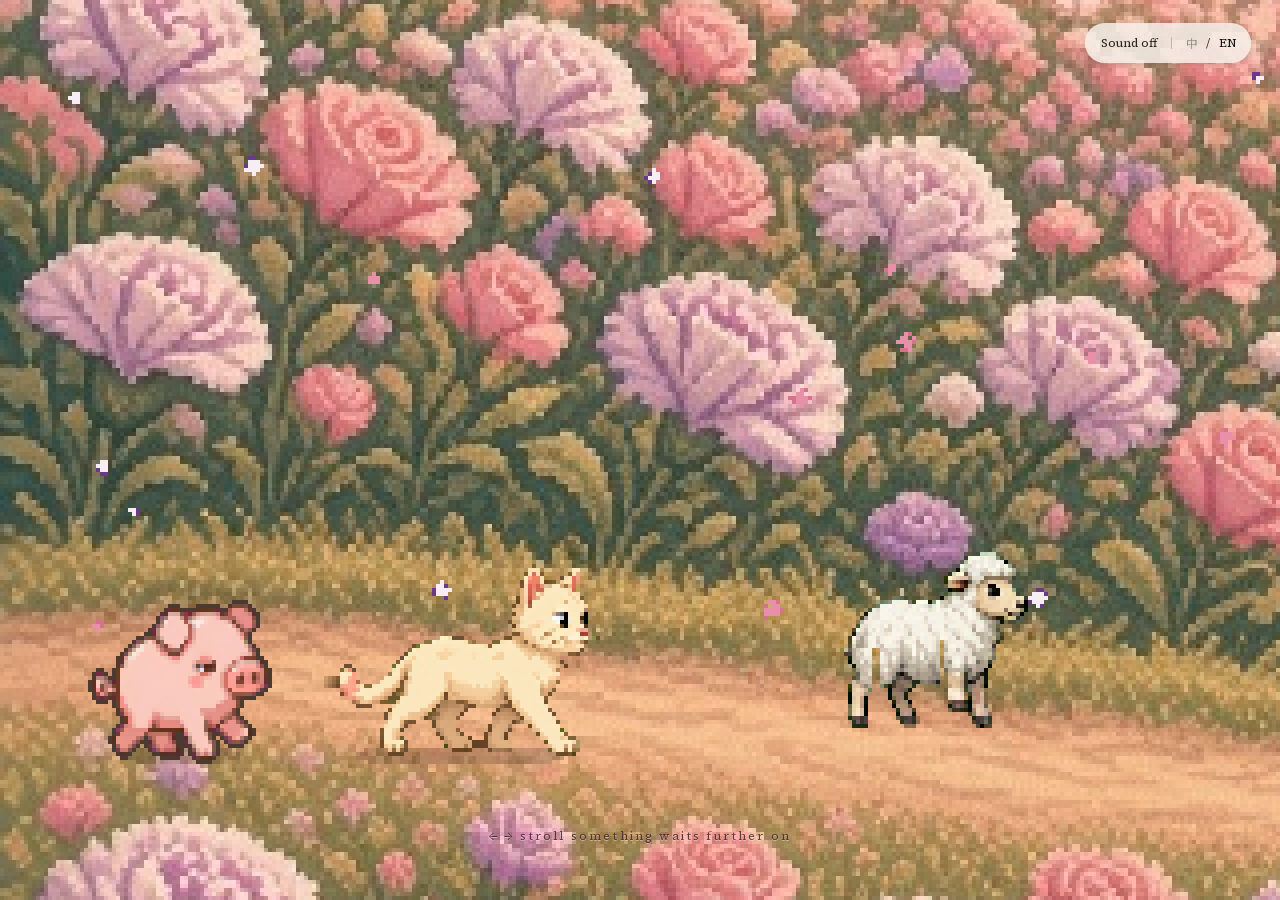
<file: flower/index.html>
<!doctype html>
<html lang="en">
<head>
<meta charset="utf-8" />
<meta name="viewport" content="width=device-width, initial-scale=1, viewport-fit=cover, maximum-scale=1, user-scalable=no" />
<meta name="theme-color" content="#f3d4e0" />
<meta name="format-detection" content="telephone=no" />
<meta name="gift-stage" content="flower" />
<meta name="gift-title" content="flower.meta.title" />
<title>A wood of her flowers</title>
<link rel="icon" href="data:image/svg+xml,%3Csvg xmlns='http://www.w3.org/2000/svg' viewBox='0 0 32 32'%3E%3Ccircle cx='16' cy='16' r='11' fill='%23111'/%3E%3C/svg%3E" />
  <script type="module" crossorigin src="../assets/flower-DgnwoiZf.js"></script>
  <link rel="modulepreload" crossorigin href="../assets/i18n-BRwTRQxV.js">
  <link rel="modulepreload" crossorigin href="../assets/story-LHF2NRcD.js">
  <link rel="modulepreload" crossorigin href="../assets/flow-Cao5Oeu3.js">
  <link rel="modulepreload" crossorigin href="../assets/chrome-eLdyFWNh.js">
  <link rel="modulepreload" crossorigin href="../assets/transition-DNUVGYO9.js">
  <link rel="modulepreload" crossorigin href="../assets/defineProperty-BbfpZ9Tg.js">
  <link rel="modulepreload" crossorigin href="../assets/cat-D6tZsj2J.js">
  <link rel="modulepreload" crossorigin href="../assets/input-eGmwG8PU.js">
  <link rel="modulepreload" crossorigin href="../assets/camera-D2GWQVF8.js">
  <link rel="modulepreload" crossorigin href="../assets/music-DT-tAdDA.js">
  <link rel="modulepreload" crossorigin href="../assets/blooms-AAePBipo.js">
  <link rel="modulepreload" crossorigin href="../assets/blit-AztaeGVW.js">
  <link rel="modulepreload" crossorigin href="../assets/pig-CdSccE7I.js">
  <link rel="modulepreload" crossorigin href="../assets/engine-COP4zRVz.js">
  <link rel="stylesheet" crossorigin href="../assets/story-Cqzj4fjh.css">
  <link rel="stylesheet" crossorigin href="../assets/chrome-BGvVdkZl.css">
  <link rel="stylesheet" crossorigin href="../assets/flower-Du4d-a8C.css">
</head>
<body><div id="gift-curtain" aria-hidden="true"><style>#gift-curtain{position:fixed;inset:0;z-index:120;display:flex;flex-direction:column;align-items:center;justify-content:center;gap:14px;background:var(--gcc-bg,#eeece8);color:var(--gcc-ink,#141414);font:13px/1.4 'Source Serif','Noto Serif SC Sub','Songti SC','STSong',Georgia,serif;letter-spacing:.14em;opacity:1;transition:opacity .42s cubic-bezier(.65,0,.35,1);-webkit-user-select:none;user-select:none;touch-action:none}#gift-curtain.gcc-out{opacity:0;pointer-events:none}#gift-curtain.gcc-gone{display:none}#gift-curtain .gcc-stage{position:relative;width:64px;height:66px;opacity:0;transform:translateY(6px);transition:opacity .3s ease,transform .4s cubic-bezier(.16,.84,.24,1)}#gift-curtain.gcc-late .gcc-stage{opacity:1;transform:none}#gift-curtain .gcc-pig{position:absolute;left:0;bottom:8px;image-rendering:pixelated;transform-origin:50% 100%;animation:gcc-hop .84s steps(1,end) infinite}#gift-curtain .gcc-sh{position:absolute;left:14px;bottom:2px;width:36px;height:5px;background:currentColor;opacity:.16;animation:gcc-sh .84s steps(1,end) infinite}@keyframes gcc-hop{0%{transform:translateY(0) scale(1.14,.86)}12%{transform:translateY(-6px) scale(.94,1.08)}24%{transform:translateY(-12px) scale(.96,1.05)}36%{transform:translateY(-15px) scale(1,1)}50%{transform:translateY(-15px) scale(1,1)}62%{transform:translateY(-12px)}74%{transform:translateY(-6px) scale(.97,1.04)}88%{transform:translateY(0) scale(1.1,.9)}100%{transform:translateY(0) scale(1.14,.86)}}@keyframes gcc-sh{0%,88%,100%{transform:scaleX(1)}12%,74%{transform:scaleX(.8)}24%,62%{transform:scaleX(.66)}36%,50%{transform:scaleX(.58)}}#gift-curtain .gcc-bar{width:120px;height:4px;box-shadow:0 0 0 1px currentColor;opacity:0;transition:opacity .3s}#gift-curtain.gcc-prog.gcc-late .gcc-bar{opacity:.7}#gift-curtain .gcc-bar i{display:block;height:100%;width:0;background:currentColor;transition:width .25s steps(4,end)}#gift-curtain .gcc-msg{display:none;margin:4px 0 0;text-align:center;max-width:80vw;line-height:1.7}#gift-curtain .gcc-acts{display:none;gap:18px}#gift-curtain .gcc-acts a{color:inherit;text-decoration:none;border-bottom:1px solid currentColor;padding:6px 2px;cursor:pointer}#gift-curtain.gcc-slow .gcc-msg,#gift-curtain.gcc-fail .gcc-msg{display:block}#gift-curtain.gcc-slow .gcc-acts,#gift-curtain.gcc-fail .gcc-acts{display:flex}#gift-curtain.gcc-fail .gcc-pig{animation:none;transform:rotate(-8deg)}#gift-curtain.gcc-fail .gcc-sh,#gift-curtain.gcc-fail .gcc-bar{display:none}#gift-curtain.gcc-solid .gcc-stage,#gift-curtain.gcc-solid .gcc-bar{opacity:0}@media (prefers-reduced-motion:reduce){#gift-curtain,#gift-curtain *{animation:none!important;transition:none!important}}</style><div class="gcc-stage"><svg class="gcc-pig" viewBox="0 0 16 13" width="64" height="52" shape-rendering="crispEdges" aria-hidden="true"><rect x="2" y="0" width="1" height="1" fill="#2E2A2B"/><rect x="3" y="0" width="1" height="1" fill="#2E2A2B"/><rect x="12" y="0" width="1" height="1" fill="#2E2A2B"/><rect x="13" y="0" width="1" height="1" fill="#2E2A2B"/><rect x="1" y="1" width="1" height="1" fill="#2E2A2B"/><rect x="2" y="1" width="1" height="1" fill="#F9C6CF"/><rect x="3" y="1" width="1" height="1" fill="#F9C6CF"/><rect x="4" y="1" width="1" height="1" fill="#2E2A2B"/><rect x="11" y="1" width="1" height="1" fill="#2E2A2B"/><rect x="12" y="1" width="1" height="1" fill="#F9C6CF"/><rect x="13" y="1" width="1" height="1" fill="#F9C6CF"/><rect x="14" y="1" width="1" height="1" fill="#2E2A2B"/><rect x="1" y="2" width="1" height="1" fill="#2E2A2B"/><rect x="2" y="2" width="1" height="1" fill="#F9C6CF"/><rect x="3" y="2" width="1" height="1" fill="#F9C6CF"/><rect x="4" y="2" width="1" height="1" fill="#F9C6CF"/><rect x="5" y="2" width="1" height="1" fill="#2E2A2B"/><rect x="6" y="2" width="1" height="1" fill="#2E2A2B"/><rect x="7" y="2" width="1" height="1" fill="#2E2A2B"/><rect x="8" y="2" width="1" height="1" fill="#2E2A2B"/><rect x="9" y="2" width="1" height="1" fill="#2E2A2B"/><rect x="10" y="2" width="1" height="1" fill="#2E2A2B"/><rect x="11" y="2" width="1" height="1" fill="#F9C6CF"/><rect x="12" y="2" width="1" height="1" fill="#F9C6CF"/><rect x="13" y="2" width="1" height="1" fill="#F9C6CF"/><rect x="14" y="2" width="1" height="1" fill="#2E2A2B"/><rect x="0" y="3" width="1" height="1" fill="#2E2A2B"/><rect x="1" y="3" width="1" height="1" fill="#F9C6CF"/><rect x="2" y="3" width="1" height="1" fill="#FFFFFF"/><rect x="3" y="3" width="1" height="1" fill="#F9C6CF"/><rect x="4" y="3" width="1" height="1" fill="#F9C6CF"/><rect x="5" y="3" width="1" height="1" fill="#F9C6CF"/><rect x="6" y="3" width="1" height="1" fill="#F9C6CF"/><rect x="7" y="3" width="1" height="1" fill="#F9C6CF"/><rect x="8" y="3" width="1" height="1" fill="#F9C6CF"/><rect x="9" y="3" width="1" height="1" fill="#F9C6CF"/><rect x="10" y="3" width="1" height="1" fill="#F9C6CF"/><rect x="11" y="3" width="1" height="1" fill="#F9C6CF"/><rect x="12" y="3" width="1" height="1" fill="#F9C6CF"/><rect x="13" y="3" width="1" height="1" fill="#F9C6CF"/><rect x="14" y="3" width="1" height="1" fill="#F9C6CF"/><rect x="15" y="3" width="1" height="1" fill="#2E2A2B"/><rect x="0" y="4" width="1" height="1" fill="#2E2A2B"/><rect x="1" y="4" width="1" height="1" fill="#F9C6CF"/><rect x="2" y="4" width="1" height="1" fill="#F9C6CF"/><rect x="3" y="4" width="1" height="1" fill="#F9C6CF"/><rect x="4" y="4" width="1" height="1" fill="#F9C6CF"/><rect x="5" y="4" width="1" height="1" fill="#F9C6CF"/><rect x="6" y="4" width="1" height="1" fill="#F9C6CF"/><rect x="7" y="4" width="1" height="1" fill="#F9C6CF"/><rect x="8" y="4" width="1" height="1" fill="#F9C6CF"/><rect x="9" y="4" width="1" height="1" fill="#F9C6CF"/><rect x="10" y="4" width="1" height="1" fill="#F9C6CF"/><rect x="11" y="4" width="1" height="1" fill="#F9C6CF"/><rect x="12" y="4" width="1" height="1" fill="#F9C6CF"/><rect x="13" y="4" width="1" height="1" fill="#F9C6CF"/><rect x="14" y="4" width="1" height="1" fill="#F9C6CF"/><rect x="15" y="4" width="1" height="1" fill="#2E2A2B"/><rect x="0" y="5" width="1" height="1" fill="#2E2A2B"/><rect x="1" y="5" width="1" height="1" fill="#F9C6CF"/><rect x="2" y="5" width="1" height="1" fill="#F9C6CF"/><rect x="3" y="5" width="1" height="1" fill="#2E2A2B"/><rect x="4" y="5" width="1" height="1" fill="#F9C6CF"/><rect x="5" y="5" width="1" height="1" fill="#F9C6CF"/><rect x="6" y="5" width="1" height="1" fill="#F9C6CF"/><rect x="7" y="5" width="1" height="1" fill="#F9C6CF"/><rect x="8" y="5" width="1" height="1" fill="#F9C6CF"/><rect x="9" y="5" width="1" height="1" fill="#F9C6CF"/><rect x="10" y="5" width="1" height="1" fill="#F9C6CF"/><rect x="11" y="5" width="1" height="1" fill="#F9C6CF"/><rect x="12" y="5" width="1" height="1" fill="#2E2A2B"/><rect x="13" y="5" width="1" height="1" fill="#F9C6CF"/><rect x="14" y="5" width="1" height="1" fill="#F9C6CF"/><rect x="15" y="5" width="1" height="1" fill="#2E2A2B"/><rect x="0" y="6" width="1" height="1" fill="#2E2A2B"/><rect x="1" y="6" width="1" height="1" fill="#F9C6CF"/><rect x="2" y="6" width="1" height="1" fill="#F4A7B9"/><rect x="3" y="6" width="1" height="1" fill="#F4A7B9"/><rect x="4" y="6" width="1" height="1" fill="#F9C6CF"/><rect x="5" y="6" width="1" height="1" fill="#EE8FA6"/><rect x="6" y="6" width="1" height="1" fill="#EE8FA6"/><rect x="7" y="6" width="1" height="1" fill="#EE8FA6"/><rect x="8" y="6" width="1" height="1" fill="#EE8FA6"/><rect x="9" y="6" width="1" height="1" fill="#EE8FA6"/><rect x="10" y="6" width="1" height="1" fill="#EE8FA6"/><rect x="11" y="6" width="1" height="1" fill="#F9C6CF"/><rect x="12" y="6" width="1" height="1" fill="#F4A7B9"/><rect x="13" y="6" width="1" height="1" fill="#F4A7B9"/><rect x="14" y="6" width="1" height="1" fill="#F9C6CF"/><rect x="15" y="6" width="1" height="1" fill="#2E2A2B"/><rect x="0" y="7" width="1" height="1" fill="#2E2A2B"/><rect x="1" y="7" width="1" height="1" fill="#F9C6CF"/><rect x="2" y="7" width="1" height="1" fill="#F9C6CF"/><rect x="3" y="7" width="1" height="1" fill="#F9C6CF"/><rect x="4" y="7" width="1" height="1" fill="#F9C6CF"/><rect x="5" y="7" width="1" height="1" fill="#EE8FA6"/><rect x="6" y="7" width="1" height="1" fill="#B85A72"/><rect x="7" y="7" width="1" height="1" fill="#EE8FA6"/><rect x="8" y="7" width="1" height="1" fill="#EE8FA6"/><rect x="9" y="7" width="1" height="1" fill="#B85A72"/><rect x="10" y="7" width="1" height="1" fill="#EE8FA6"/><rect x="11" y="7" width="1" height="1" fill="#F9C6CF"/><rect x="12" y="7" width="1" height="1" fill="#F9C6CF"/><rect x="13" y="7" width="1" height="1" fill="#F9C6CF"/><rect x="14" y="7" width="1" height="1" fill="#F9C6CF"/><rect x="15" y="7" width="1" height="1" fill="#2E2A2B"/><rect x="0" y="8" width="1" height="1" fill="#2E2A2B"/><rect x="1" y="8" width="1" height="1" fill="#F9C6CF"/><rect x="2" y="8" width="1" height="1" fill="#F9C6CF"/><rect x="3" y="8" width="1" height="1" fill="#F9C6CF"/><rect x="4" y="8" width="1" height="1" fill="#F9C6CF"/><rect x="5" y="8" width="1" height="1" fill="#EE8FA6"/><rect x="6" y="8" width="1" height="1" fill="#EE8FA6"/><rect x="7" y="8" width="1" height="1" fill="#EE8FA6"/><rect x="8" y="8" width="1" height="1" fill="#EE8FA6"/><rect x="9" y="8" width="1" height="1" fill="#EE8FA6"/><rect x="10" y="8" width="1" height="1" fill="#EE8FA6"/><rect x="11" y="8" width="1" height="1" fill="#F9C6CF"/><rect x="12" y="8" width="1" height="1" fill="#F9C6CF"/><rect x="13" y="8" width="1" height="1" fill="#F9C6CF"/><rect x="14" y="8" width="1" height="1" fill="#F9C6CF"/><rect x="15" y="8" width="1" height="1" fill="#2E2A2B"/><rect x="1" y="9" width="1" height="1" fill="#2E2A2B"/><rect x="2" y="9" width="1" height="1" fill="#F9C6CF"/><rect x="3" y="9" width="1" height="1" fill="#F9C6CF"/><rect x="4" y="9" width="1" height="1" fill="#F9C6CF"/><rect x="5" y="9" width="1" height="1" fill="#F9C6CF"/><rect x="6" y="9" width="1" height="1" fill="#F9C6CF"/><rect x="7" y="9" width="1" height="1" fill="#F9C6CF"/><rect x="8" y="9" width="1" height="1" fill="#F9C6CF"/><rect x="9" y="9" width="1" height="1" fill="#F9C6CF"/><rect x="10" y="9" width="1" height="1" fill="#F9C6CF"/><rect x="11" y="9" width="1" height="1" fill="#F9C6CF"/><rect x="12" y="9" width="1" height="1" fill="#F9C6CF"/><rect x="13" y="9" width="1" height="1" fill="#F9C6CF"/><rect x="14" y="9" width="1" height="1" fill="#2E2A2B"/><rect x="2" y="10" width="1" height="1" fill="#2E2A2B"/><rect x="3" y="10" width="1" height="1" fill="#2E2A2B"/><rect x="4" y="10" width="1" height="1" fill="#2E2A2B"/><rect x="5" y="10" width="1" height="1" fill="#F9C6CF"/><rect x="6" y="10" width="1" height="1" fill="#F9C6CF"/><rect x="7" y="10" width="1" height="1" fill="#F9C6CF"/><rect x="8" y="10" width="1" height="1" fill="#F9C6CF"/><rect x="9" y="10" width="1" height="1" fill="#F9C6CF"/><rect x="10" y="10" width="1" height="1" fill="#F9C6CF"/><rect x="11" y="10" width="1" height="1" fill="#2E2A2B"/><rect x="12" y="10" width="1" height="1" fill="#2E2A2B"/><rect x="13" y="10" width="1" height="1" fill="#2E2A2B"/><rect x="3" y="11" width="1" height="1" fill="#2E2A2B"/><rect x="4" y="11" width="1" height="1" fill="#F9C6CF"/><rect x="5" y="11" width="1" height="1" fill="#2E2A2B"/><rect x="10" y="11" width="1" height="1" fill="#2E2A2B"/><rect x="11" y="11" width="1" height="1" fill="#F9C6CF"/><rect x="12" y="11" width="1" height="1" fill="#2E2A2B"/><rect x="3" y="12" width="1" height="1" fill="#2E2A2B"/><rect x="4" y="12" width="1" height="1" fill="#2E2A2B"/><rect x="11" y="12" width="1" height="1" fill="#2E2A2B"/><rect x="12" y="12" width="1" height="1" fill="#2E2A2B"/></svg><i class="gcc-sh"></i></div><div class="gcc-bar"><i></i></div><p class="gcc-msg"></p><div class="gcc-acts"><a class="gcc-retry" href="#"></a><a class="gcc-skip" href="./"></a></div></div><script>(function(){
var d=document,c=d.getElementById('gift-curtain');if(!c)return;
var S={"meadow":["#5EC4FF","草地","the meadow"],"flower":["#f3d4e0","花林","the flower wood"],"mushroom":["#1a2830","蘑菇林","the mushroom wood"],"shop":["#f6efe4","小店","the shop"],"night":["#0b0b0c","夜路","the night path"],"jelly":["#cfcdc8","果冻标本","jelly studies"],"sea":["#0d2c3b","海里","the sea"],"sky":["#04060b","长春的天空","the sky"],"coop":["#5EC4FF","一起玩","together"],"home":["#f3ebe0","小家","our home"],"ar":["#eeece8","桌上","on the table"]},N={"meadow":"shop/","shop":"night/","night":"jelly/","jelly":"sea/","sea":"sky/","sky":"coop/","coop":"flower/","flower":"mushroom/","mushroom":"home/","home":"","ar":"shop/"},T={"zh":{"wait":"马上就好","slow":"还在努力加载…","oops":"哎呀，这一页卡住了","retry":"再试一次","skip":"跳到下一站"},"en":{"wait":"one moment","slow":"still loading…","oops":"oops, this page got stuck","retry":"try again","skip":"skip ahead"}};
var m=d.querySelector('meta[name="gift-stage"]'),st=m?m.content:'meadow',q=new URLSearchParams(location.search);
var L='en';try{L=q.get('lang')||localStorage.getItem('jelly.lang')||(/^zh/i.test(navigator.language)?'zh':'en')}catch(e){}L=/^zh/i.test(L)?'zh':'en';var t=T[L];
var col=(S[st]||S.ar)[0],solid=false;
try{var s=JSON.parse(sessionStorage.getItem('gift.curtain')||'null');if(s&&s.to===st&&Date.now()-s.t<30000){col=s.c;if(s.img){c.style.backgroundImage='url("'+s.img+'")';c.style.backgroundSize='cover';c.style.backgroundPosition='center';c.style.backgroundRepeat='no-repeat'}}sessionStorage.removeItem('gift.curtain')}catch(e){}
function ink(h){var x=parseInt(h.slice(1),16);var r=x>>16&255,g=x>>8&255,b=x&255;return (r*299+g*587+b*114)/1000>150?'#141414':'#f6efe4'}
function paint(bg){c.style.setProperty('--gcc-bg',bg);c.style.setProperty('--gcc-ink',ink(bg))}
paint(col,st);c.setAttribute('lang',L==='zh'?'zh-CN':'en');
var rel=st==='meadow'?'./':'../',carry=[];['lang','dev','sound'].forEach(function(k){if(q.has(k))carry.push(k+'='+encodeURIComponent(q.get(k)))});
var nx=c.querySelector('.gcc-skip');nx.href=rel+(N[st]||'')+(carry.length?'?'+carry.join('&'):'');nx.textContent=t.skip;
var rt=c.querySelector('.gcc-retry');rt.textContent=t.retry;rt.addEventListener('click',function(e){e.preventDefault();location.reload()});
var msg=c.querySelector('.gcc-msg'),bar=c.querySelector('.gcc-bar i');
var C=window.__curtain={el:c,stage:st,lang:L,shown:true,held:0,errors:[],
 progress:function(p){c.classList.add('gcc-prog');bar.style.width=Math.round(Math.max(0,Math.min(1,p))*100)+'%'},
 reveal:function(ms){if(!C.shown)return;C.shown=false;clearTimeout(slowT);clearTimeout(lateT);c.classList.remove('gcc-slow','gcc-fail');var f=function(){c.classList.add('gcc-gone')};
  if(ms===0||matchMedia('(prefers-reduced-motion: reduce)').matches){c.classList.add('gcc-out');f();return}
  if(ms)c.style.transitionDuration=ms+'ms';c.classList.add('gcc-out');setTimeout(f,(ms||420)+40)},
 cover:function(bg,stage){C.shown=true;clearTimeout(slowT);clearTimeout(lateT);c.classList.remove('gcc-gone','gcc-out','gcc-slow','gcc-fail','gcc-prog','gcc-late');c.style.transitionDuration='';paint(bg);lateT=setTimeout(late,700)},
 fail:function(why){if(why)C.errors.push(String(why));if(!C.shown)return;c.classList.remove('gcc-out','gcc-gone','gcc-slow');c.classList.add('gcc-fail','gcc-late');msg.textContent=t.oops},
 paint:paint,ink:ink,txt:t};
function late(){if(C.shown)c.classList.add('gcc-late')}var lateT=setTimeout(late,700);
var slowT=setTimeout(function(){if(C.shown&&!c.classList.contains('gcc-fail')){c.classList.add('gcc-slow','gcc-late');msg.textContent=t.slow}},20000);
function err(e){if(!C.shown)return;var tg=e&&e.target;if(tg&&tg!==window&&tg.tagName&&!/^(SCRIPT|LINK)$/.test(tg.tagName))return;
 C.errors.push(String(e&&(e.message||e.reason&&(e.reason.message||e.reason))||e));setTimeout(function(){if(C.shown)C.fail()},2500)}
window.addEventListener('error',err,true);window.addEventListener('unhandledrejection',err);
window.addEventListener('pageshow',function(e){if(!e.persisted)return;clearTimeout(lateT);C.reveal(0);var v=d.querySelectorAll('.gift-iris,.pink-veil');for(var i=0;i<v.length;i++){v[i].style.transition='opacity .35s';v[i].style.opacity='0'}});
})();</script>
<main id="flower" aria-live="off"></main>
</body>
</html>
</file>
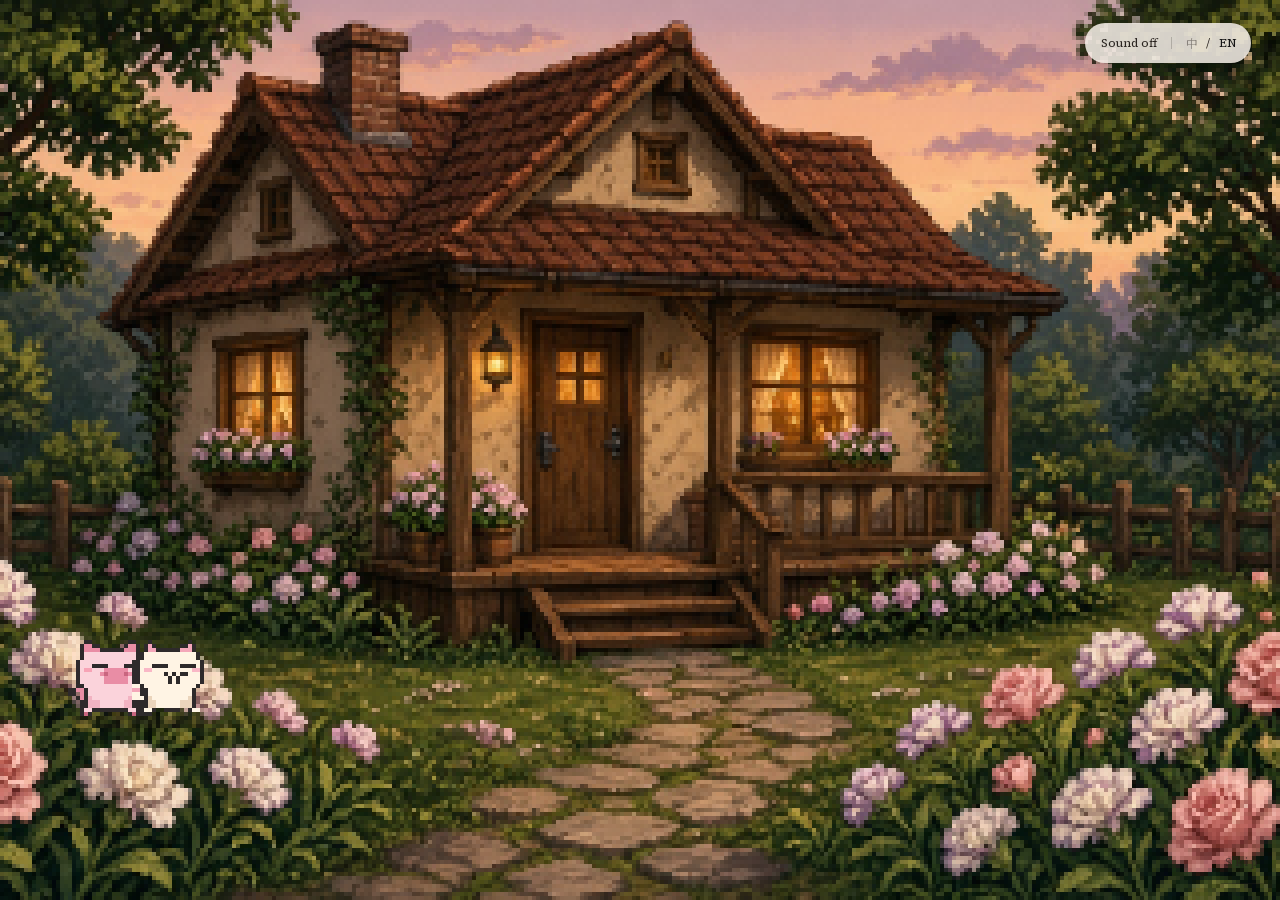
<file: home/index.html>
<!doctype html>
<html lang="en">
<head>
<meta charset="utf-8" />
<meta name="viewport" content="width=device-width, initial-scale=1, viewport-fit=cover, maximum-scale=1, user-scalable=no" />
<meta name="theme-color" content="#f3ebe0" />
<meta name="format-detection" content="telephone=no" />
<meta name="gift-stage" content="home" />
<meta name="gift-title" content="home.meta.title" />
<title>A house of our own</title>
<link rel="icon" href="data:image/svg+xml,%3Csvg xmlns='http://www.w3.org/2000/svg' viewBox='0 0 32 32'%3E%3Ccircle cx='16' cy='16' r='11' fill='%23111'/%3E%3C/svg%3E" />
  <script type="module" crossorigin src="../assets/home-B1Gd_8MI.js"></script>
  <link rel="modulepreload" crossorigin href="../assets/i18n-BRwTRQxV.js">
  <link rel="modulepreload" crossorigin href="../assets/story-LHF2NRcD.js">
  <link rel="modulepreload" crossorigin href="../assets/flow-Cao5Oeu3.js">
  <link rel="modulepreload" crossorigin href="../assets/chrome-eLdyFWNh.js">
  <link rel="modulepreload" crossorigin href="../assets/transition-DNUVGYO9.js">
  <link rel="modulepreload" crossorigin href="../assets/defineProperty-BbfpZ9Tg.js">
  <link rel="modulepreload" crossorigin href="../assets/cat-D6tZsj2J.js">
  <link rel="modulepreload" crossorigin href="../assets/pig-CdSccE7I.js">
  <link rel="modulepreload" crossorigin href="../assets/music-DT-tAdDA.js">
  <link rel="modulepreload" crossorigin href="../assets/save-B1GFlZod.js">
  <link rel="modulepreload" crossorigin href="../assets/blooms-AAePBipo.js">
  <link rel="modulepreload" crossorigin href="../assets/blit-AztaeGVW.js">
  <link rel="modulepreload" crossorigin href="../assets/preload-helper-CRzLMJPS.js">
  <link rel="stylesheet" crossorigin href="../assets/story-Cqzj4fjh.css">
  <link rel="stylesheet" crossorigin href="../assets/chrome-BGvVdkZl.css">
  <link rel="stylesheet" crossorigin href="../assets/home-BMYYEUPz.css">
</head>
<body><div id="gift-curtain" aria-hidden="true"><style>#gift-curtain{position:fixed;inset:0;z-index:120;display:flex;flex-direction:column;align-items:center;justify-content:center;gap:14px;background:var(--gcc-bg,#eeece8);color:var(--gcc-ink,#141414);font:13px/1.4 'Source Serif','Noto Serif SC Sub','Songti SC','STSong',Georgia,serif;letter-spacing:.14em;opacity:1;transition:opacity .42s cubic-bezier(.65,0,.35,1);-webkit-user-select:none;user-select:none;touch-action:none}#gift-curtain.gcc-out{opacity:0;pointer-events:none}#gift-curtain.gcc-gone{display:none}#gift-curtain .gcc-stage{position:relative;width:64px;height:66px;opacity:0;transform:translateY(6px);transition:opacity .3s ease,transform .4s cubic-bezier(.16,.84,.24,1)}#gift-curtain.gcc-late .gcc-stage{opacity:1;transform:none}#gift-curtain .gcc-pig{position:absolute;left:0;bottom:8px;image-rendering:pixelated;transform-origin:50% 100%;animation:gcc-hop .84s steps(1,end) infinite}#gift-curtain .gcc-sh{position:absolute;left:14px;bottom:2px;width:36px;height:5px;background:currentColor;opacity:.16;animation:gcc-sh .84s steps(1,end) infinite}@keyframes gcc-hop{0%{transform:translateY(0) scale(1.14,.86)}12%{transform:translateY(-6px) scale(.94,1.08)}24%{transform:translateY(-12px) scale(.96,1.05)}36%{transform:translateY(-15px) scale(1,1)}50%{transform:translateY(-15px) scale(1,1)}62%{transform:translateY(-12px)}74%{transform:translateY(-6px) scale(.97,1.04)}88%{transform:translateY(0) scale(1.1,.9)}100%{transform:translateY(0) scale(1.14,.86)}}@keyframes gcc-sh{0%,88%,100%{transform:scaleX(1)}12%,74%{transform:scaleX(.8)}24%,62%{transform:scaleX(.66)}36%,50%{transform:scaleX(.58)}}#gift-curtain .gcc-bar{width:120px;height:4px;box-shadow:0 0 0 1px currentColor;opacity:0;transition:opacity .3s}#gift-curtain.gcc-prog.gcc-late .gcc-bar{opacity:.7}#gift-curtain .gcc-bar i{display:block;height:100%;width:0;background:currentColor;transition:width .25s steps(4,end)}#gift-curtain .gcc-msg{display:none;margin:4px 0 0;text-align:center;max-width:80vw;line-height:1.7}#gift-curtain .gcc-acts{display:none;gap:18px}#gift-curtain .gcc-acts a{color:inherit;text-decoration:none;border-bottom:1px solid currentColor;padding:6px 2px;cursor:pointer}#gift-curtain.gcc-slow .gcc-msg,#gift-curtain.gcc-fail .gcc-msg{display:block}#gift-curtain.gcc-slow .gcc-acts,#gift-curtain.gcc-fail .gcc-acts{display:flex}#gift-curtain.gcc-fail .gcc-pig{animation:none;transform:rotate(-8deg)}#gift-curtain.gcc-fail .gcc-sh,#gift-curtain.gcc-fail .gcc-bar{display:none}#gift-curtain.gcc-solid .gcc-stage,#gift-curtain.gcc-solid .gcc-bar{opacity:0}@media (prefers-reduced-motion:reduce){#gift-curtain,#gift-curtain *{animation:none!important;transition:none!important}}</style><div class="gcc-stage"><svg class="gcc-pig" viewBox="0 0 16 13" width="64" height="52" shape-rendering="crispEdges" aria-hidden="true"><rect x="2" y="0" width="1" height="1" fill="#2E2A2B"/><rect x="3" y="0" width="1" height="1" fill="#2E2A2B"/><rect x="12" y="0" width="1" height="1" fill="#2E2A2B"/><rect x="13" y="0" width="1" height="1" fill="#2E2A2B"/><rect x="1" y="1" width="1" height="1" fill="#2E2A2B"/><rect x="2" y="1" width="1" height="1" fill="#F9C6CF"/><rect x="3" y="1" width="1" height="1" fill="#F9C6CF"/><rect x="4" y="1" width="1" height="1" fill="#2E2A2B"/><rect x="11" y="1" width="1" height="1" fill="#2E2A2B"/><rect x="12" y="1" width="1" height="1" fill="#F9C6CF"/><rect x="13" y="1" width="1" height="1" fill="#F9C6CF"/><rect x="14" y="1" width="1" height="1" fill="#2E2A2B"/><rect x="1" y="2" width="1" height="1" fill="#2E2A2B"/><rect x="2" y="2" width="1" height="1" fill="#F9C6CF"/><rect x="3" y="2" width="1" height="1" fill="#F9C6CF"/><rect x="4" y="2" width="1" height="1" fill="#F9C6CF"/><rect x="5" y="2" width="1" height="1" fill="#2E2A2B"/><rect x="6" y="2" width="1" height="1" fill="#2E2A2B"/><rect x="7" y="2" width="1" height="1" fill="#2E2A2B"/><rect x="8" y="2" width="1" height="1" fill="#2E2A2B"/><rect x="9" y="2" width="1" height="1" fill="#2E2A2B"/><rect x="10" y="2" width="1" height="1" fill="#2E2A2B"/><rect x="11" y="2" width="1" height="1" fill="#F9C6CF"/><rect x="12" y="2" width="1" height="1" fill="#F9C6CF"/><rect x="13" y="2" width="1" height="1" fill="#F9C6CF"/><rect x="14" y="2" width="1" height="1" fill="#2E2A2B"/><rect x="0" y="3" width="1" height="1" fill="#2E2A2B"/><rect x="1" y="3" width="1" height="1" fill="#F9C6CF"/><rect x="2" y="3" width="1" height="1" fill="#FFFFFF"/><rect x="3" y="3" width="1" height="1" fill="#F9C6CF"/><rect x="4" y="3" width="1" height="1" fill="#F9C6CF"/><rect x="5" y="3" width="1" height="1" fill="#F9C6CF"/><rect x="6" y="3" width="1" height="1" fill="#F9C6CF"/><rect x="7" y="3" width="1" height="1" fill="#F9C6CF"/><rect x="8" y="3" width="1" height="1" fill="#F9C6CF"/><rect x="9" y="3" width="1" height="1" fill="#F9C6CF"/><rect x="10" y="3" width="1" height="1" fill="#F9C6CF"/><rect x="11" y="3" width="1" height="1" fill="#F9C6CF"/><rect x="12" y="3" width="1" height="1" fill="#F9C6CF"/><rect x="13" y="3" width="1" height="1" fill="#F9C6CF"/><rect x="14" y="3" width="1" height="1" fill="#F9C6CF"/><rect x="15" y="3" width="1" height="1" fill="#2E2A2B"/><rect x="0" y="4" width="1" height="1" fill="#2E2A2B"/><rect x="1" y="4" width="1" height="1" fill="#F9C6CF"/><rect x="2" y="4" width="1" height="1" fill="#F9C6CF"/><rect x="3" y="4" width="1" height="1" fill="#F9C6CF"/><rect x="4" y="4" width="1" height="1" fill="#F9C6CF"/><rect x="5" y="4" width="1" height="1" fill="#F9C6CF"/><rect x="6" y="4" width="1" height="1" fill="#F9C6CF"/><rect x="7" y="4" width="1" height="1" fill="#F9C6CF"/><rect x="8" y="4" width="1" height="1" fill="#F9C6CF"/><rect x="9" y="4" width="1" height="1" fill="#F9C6CF"/><rect x="10" y="4" width="1" height="1" fill="#F9C6CF"/><rect x="11" y="4" width="1" height="1" fill="#F9C6CF"/><rect x="12" y="4" width="1" height="1" fill="#F9C6CF"/><rect x="13" y="4" width="1" height="1" fill="#F9C6CF"/><rect x="14" y="4" width="1" height="1" fill="#F9C6CF"/><rect x="15" y="4" width="1" height="1" fill="#2E2A2B"/><rect x="0" y="5" width="1" height="1" fill="#2E2A2B"/><rect x="1" y="5" width="1" height="1" fill="#F9C6CF"/><rect x="2" y="5" width="1" height="1" fill="#F9C6CF"/><rect x="3" y="5" width="1" height="1" fill="#2E2A2B"/><rect x="4" y="5" width="1" height="1" fill="#F9C6CF"/><rect x="5" y="5" width="1" height="1" fill="#F9C6CF"/><rect x="6" y="5" width="1" height="1" fill="#F9C6CF"/><rect x="7" y="5" width="1" height="1" fill="#F9C6CF"/><rect x="8" y="5" width="1" height="1" fill="#F9C6CF"/><rect x="9" y="5" width="1" height="1" fill="#F9C6CF"/><rect x="10" y="5" width="1" height="1" fill="#F9C6CF"/><rect x="11" y="5" width="1" height="1" fill="#F9C6CF"/><rect x="12" y="5" width="1" height="1" fill="#2E2A2B"/><rect x="13" y="5" width="1" height="1" fill="#F9C6CF"/><rect x="14" y="5" width="1" height="1" fill="#F9C6CF"/><rect x="15" y="5" width="1" height="1" fill="#2E2A2B"/><rect x="0" y="6" width="1" height="1" fill="#2E2A2B"/><rect x="1" y="6" width="1" height="1" fill="#F9C6CF"/><rect x="2" y="6" width="1" height="1" fill="#F4A7B9"/><rect x="3" y="6" width="1" height="1" fill="#F4A7B9"/><rect x="4" y="6" width="1" height="1" fill="#F9C6CF"/><rect x="5" y="6" width="1" height="1" fill="#EE8FA6"/><rect x="6" y="6" width="1" height="1" fill="#EE8FA6"/><rect x="7" y="6" width="1" height="1" fill="#EE8FA6"/><rect x="8" y="6" width="1" height="1" fill="#EE8FA6"/><rect x="9" y="6" width="1" height="1" fill="#EE8FA6"/><rect x="10" y="6" width="1" height="1" fill="#EE8FA6"/><rect x="11" y="6" width="1" height="1" fill="#F9C6CF"/><rect x="12" y="6" width="1" height="1" fill="#F4A7B9"/><rect x="13" y="6" width="1" height="1" fill="#F4A7B9"/><rect x="14" y="6" width="1" height="1" fill="#F9C6CF"/><rect x="15" y="6" width="1" height="1" fill="#2E2A2B"/><rect x="0" y="7" width="1" height="1" fill="#2E2A2B"/><rect x="1" y="7" width="1" height="1" fill="#F9C6CF"/><rect x="2" y="7" width="1" height="1" fill="#F9C6CF"/><rect x="3" y="7" width="1" height="1" fill="#F9C6CF"/><rect x="4" y="7" width="1" height="1" fill="#F9C6CF"/><rect x="5" y="7" width="1" height="1" fill="#EE8FA6"/><rect x="6" y="7" width="1" height="1" fill="#B85A72"/><rect x="7" y="7" width="1" height="1" fill="#EE8FA6"/><rect x="8" y="7" width="1" height="1" fill="#EE8FA6"/><rect x="9" y="7" width="1" height="1" fill="#B85A72"/><rect x="10" y="7" width="1" height="1" fill="#EE8FA6"/><rect x="11" y="7" width="1" height="1" fill="#F9C6CF"/><rect x="12" y="7" width="1" height="1" fill="#F9C6CF"/><rect x="13" y="7" width="1" height="1" fill="#F9C6CF"/><rect x="14" y="7" width="1" height="1" fill="#F9C6CF"/><rect x="15" y="7" width="1" height="1" fill="#2E2A2B"/><rect x="0" y="8" width="1" height="1" fill="#2E2A2B"/><rect x="1" y="8" width="1" height="1" fill="#F9C6CF"/><rect x="2" y="8" width="1" height="1" fill="#F9C6CF"/><rect x="3" y="8" width="1" height="1" fill="#F9C6CF"/><rect x="4" y="8" width="1" height="1" fill="#F9C6CF"/><rect x="5" y="8" width="1" height="1" fill="#EE8FA6"/><rect x="6" y="8" width="1" height="1" fill="#EE8FA6"/><rect x="7" y="8" width="1" height="1" fill="#EE8FA6"/><rect x="8" y="8" width="1" height="1" fill="#EE8FA6"/><rect x="9" y="8" width="1" height="1" fill="#EE8FA6"/><rect x="10" y="8" width="1" height="1" fill="#EE8FA6"/><rect x="11" y="8" width="1" height="1" fill="#F9C6CF"/><rect x="12" y="8" width="1" height="1" fill="#F9C6CF"/><rect x="13" y="8" width="1" height="1" fill="#F9C6CF"/><rect x="14" y="8" width="1" height="1" fill="#F9C6CF"/><rect x="15" y="8" width="1" height="1" fill="#2E2A2B"/><rect x="1" y="9" width="1" height="1" fill="#2E2A2B"/><rect x="2" y="9" width="1" height="1" fill="#F9C6CF"/><rect x="3" y="9" width="1" height="1" fill="#F9C6CF"/><rect x="4" y="9" width="1" height="1" fill="#F9C6CF"/><rect x="5" y="9" width="1" height="1" fill="#F9C6CF"/><rect x="6" y="9" width="1" height="1" fill="#F9C6CF"/><rect x="7" y="9" width="1" height="1" fill="#F9C6CF"/><rect x="8" y="9" width="1" height="1" fill="#F9C6CF"/><rect x="9" y="9" width="1" height="1" fill="#F9C6CF"/><rect x="10" y="9" width="1" height="1" fill="#F9C6CF"/><rect x="11" y="9" width="1" height="1" fill="#F9C6CF"/><rect x="12" y="9" width="1" height="1" fill="#F9C6CF"/><rect x="13" y="9" width="1" height="1" fill="#F9C6CF"/><rect x="14" y="9" width="1" height="1" fill="#2E2A2B"/><rect x="2" y="10" width="1" height="1" fill="#2E2A2B"/><rect x="3" y="10" width="1" height="1" fill="#2E2A2B"/><rect x="4" y="10" width="1" height="1" fill="#2E2A2B"/><rect x="5" y="10" width="1" height="1" fill="#F9C6CF"/><rect x="6" y="10" width="1" height="1" fill="#F9C6CF"/><rect x="7" y="10" width="1" height="1" fill="#F9C6CF"/><rect x="8" y="10" width="1" height="1" fill="#F9C6CF"/><rect x="9" y="10" width="1" height="1" fill="#F9C6CF"/><rect x="10" y="10" width="1" height="1" fill="#F9C6CF"/><rect x="11" y="10" width="1" height="1" fill="#2E2A2B"/><rect x="12" y="10" width="1" height="1" fill="#2E2A2B"/><rect x="13" y="10" width="1" height="1" fill="#2E2A2B"/><rect x="3" y="11" width="1" height="1" fill="#2E2A2B"/><rect x="4" y="11" width="1" height="1" fill="#F9C6CF"/><rect x="5" y="11" width="1" height="1" fill="#2E2A2B"/><rect x="10" y="11" width="1" height="1" fill="#2E2A2B"/><rect x="11" y="11" width="1" height="1" fill="#F9C6CF"/><rect x="12" y="11" width="1" height="1" fill="#2E2A2B"/><rect x="3" y="12" width="1" height="1" fill="#2E2A2B"/><rect x="4" y="12" width="1" height="1" fill="#2E2A2B"/><rect x="11" y="12" width="1" height="1" fill="#2E2A2B"/><rect x="12" y="12" width="1" height="1" fill="#2E2A2B"/></svg><i class="gcc-sh"></i></div><div class="gcc-bar"><i></i></div><p class="gcc-msg"></p><div class="gcc-acts"><a class="gcc-retry" href="#"></a><a class="gcc-skip" href="./"></a></div></div><script>(function(){
var d=document,c=d.getElementById('gift-curtain');if(!c)return;
var S={"meadow":["#5EC4FF","草地","the meadow"],"flower":["#f3d4e0","花林","the flower wood"],"mushroom":["#1a2830","蘑菇林","the mushroom wood"],"shop":["#f6efe4","小店","the shop"],"night":["#0b0b0c","夜路","the night path"],"jelly":["#cfcdc8","果冻标本","jelly studies"],"sea":["#0d2c3b","海里","the sea"],"sky":["#04060b","长春的天空","the sky"],"coop":["#5EC4FF","一起玩","together"],"home":["#f3ebe0","小家","our home"],"ar":["#eeece8","桌上","on the table"]},N={"meadow":"shop/","shop":"night/","night":"jelly/","jelly":"sea/","sea":"sky/","sky":"coop/","coop":"flower/","flower":"mushroom/","mushroom":"home/","home":"","ar":"shop/"},T={"zh":{"wait":"马上就好","slow":"还在努力加载…","oops":"哎呀，这一页卡住了","retry":"再试一次","skip":"跳到下一站"},"en":{"wait":"one moment","slow":"still loading…","oops":"oops, this page got stuck","retry":"try again","skip":"skip ahead"}};
var m=d.querySelector('meta[name="gift-stage"]'),st=m?m.content:'meadow',q=new URLSearchParams(location.search);
var L='en';try{L=q.get('lang')||localStorage.getItem('jelly.lang')||(/^zh/i.test(navigator.language)?'zh':'en')}catch(e){}L=/^zh/i.test(L)?'zh':'en';var t=T[L];
var col=(S[st]||S.ar)[0],solid=false;
try{var s=JSON.parse(sessionStorage.getItem('gift.curtain')||'null');if(s&&s.to===st&&Date.now()-s.t<30000){col=s.c;if(s.img){c.style.backgroundImage='url("'+s.img+'")';c.style.backgroundSize='cover';c.style.backgroundPosition='center';c.style.backgroundRepeat='no-repeat'}}sessionStorage.removeItem('gift.curtain')}catch(e){}
function ink(h){var x=parseInt(h.slice(1),16);var r=x>>16&255,g=x>>8&255,b=x&255;return (r*299+g*587+b*114)/1000>150?'#141414':'#f6efe4'}
function paint(bg){c.style.setProperty('--gcc-bg',bg);c.style.setProperty('--gcc-ink',ink(bg))}
paint(col,st);c.setAttribute('lang',L==='zh'?'zh-CN':'en');
var rel=st==='meadow'?'./':'../',carry=[];['lang','dev','sound'].forEach(function(k){if(q.has(k))carry.push(k+'='+encodeURIComponent(q.get(k)))});
var nx=c.querySelector('.gcc-skip');nx.href=rel+(N[st]||'')+(carry.length?'?'+carry.join('&'):'');nx.textContent=t.skip;
var rt=c.querySelector('.gcc-retry');rt.textContent=t.retry;rt.addEventListener('click',function(e){e.preventDefault();location.reload()});
var msg=c.querySelector('.gcc-msg'),bar=c.querySelector('.gcc-bar i');
var C=window.__curtain={el:c,stage:st,lang:L,shown:true,held:0,errors:[],
 progress:function(p){c.classList.add('gcc-prog');bar.style.width=Math.round(Math.max(0,Math.min(1,p))*100)+'%'},
 reveal:function(ms){if(!C.shown)return;C.shown=false;clearTimeout(slowT);clearTimeout(lateT);c.classList.remove('gcc-slow','gcc-fail');var f=function(){c.classList.add('gcc-gone')};
  if(ms===0||matchMedia('(prefers-reduced-motion: reduce)').matches){c.classList.add('gcc-out');f();return}
  if(ms)c.style.transitionDuration=ms+'ms';c.classList.add('gcc-out');setTimeout(f,(ms||420)+40)},
 cover:function(bg,stage){C.shown=true;clearTimeout(slowT);clearTimeout(lateT);c.classList.remove('gcc-gone','gcc-out','gcc-slow','gcc-fail','gcc-prog','gcc-late');c.style.transitionDuration='';paint(bg);lateT=setTimeout(late,700)},
 fail:function(why){if(why)C.errors.push(String(why));if(!C.shown)return;c.classList.remove('gcc-out','gcc-gone','gcc-slow');c.classList.add('gcc-fail','gcc-late');msg.textContent=t.oops},
 paint:paint,ink:ink,txt:t};
function late(){if(C.shown)c.classList.add('gcc-late')}var lateT=setTimeout(late,700);
var slowT=setTimeout(function(){if(C.shown&&!c.classList.contains('gcc-fail')){c.classList.add('gcc-slow','gcc-late');msg.textContent=t.slow}},20000);
function err(e){if(!C.shown)return;var tg=e&&e.target;if(tg&&tg!==window&&tg.tagName&&!/^(SCRIPT|LINK)$/.test(tg.tagName))return;
 C.errors.push(String(e&&(e.message||e.reason&&(e.reason.message||e.reason))||e));setTimeout(function(){if(C.shown)C.fail()},2500)}
window.addEventListener('error',err,true);window.addEventListener('unhandledrejection',err);
window.addEventListener('pageshow',function(e){if(!e.persisted)return;clearTimeout(lateT);C.reveal(0);var v=d.querySelectorAll('.gift-iris,.pink-veil');for(var i=0;i<v.length;i++){v[i].style.transition='opacity .35s';v[i].style.opacity='0'}});
})();</script>
<main id="home" aria-live="off"></main>
</body>
</html>
</file>
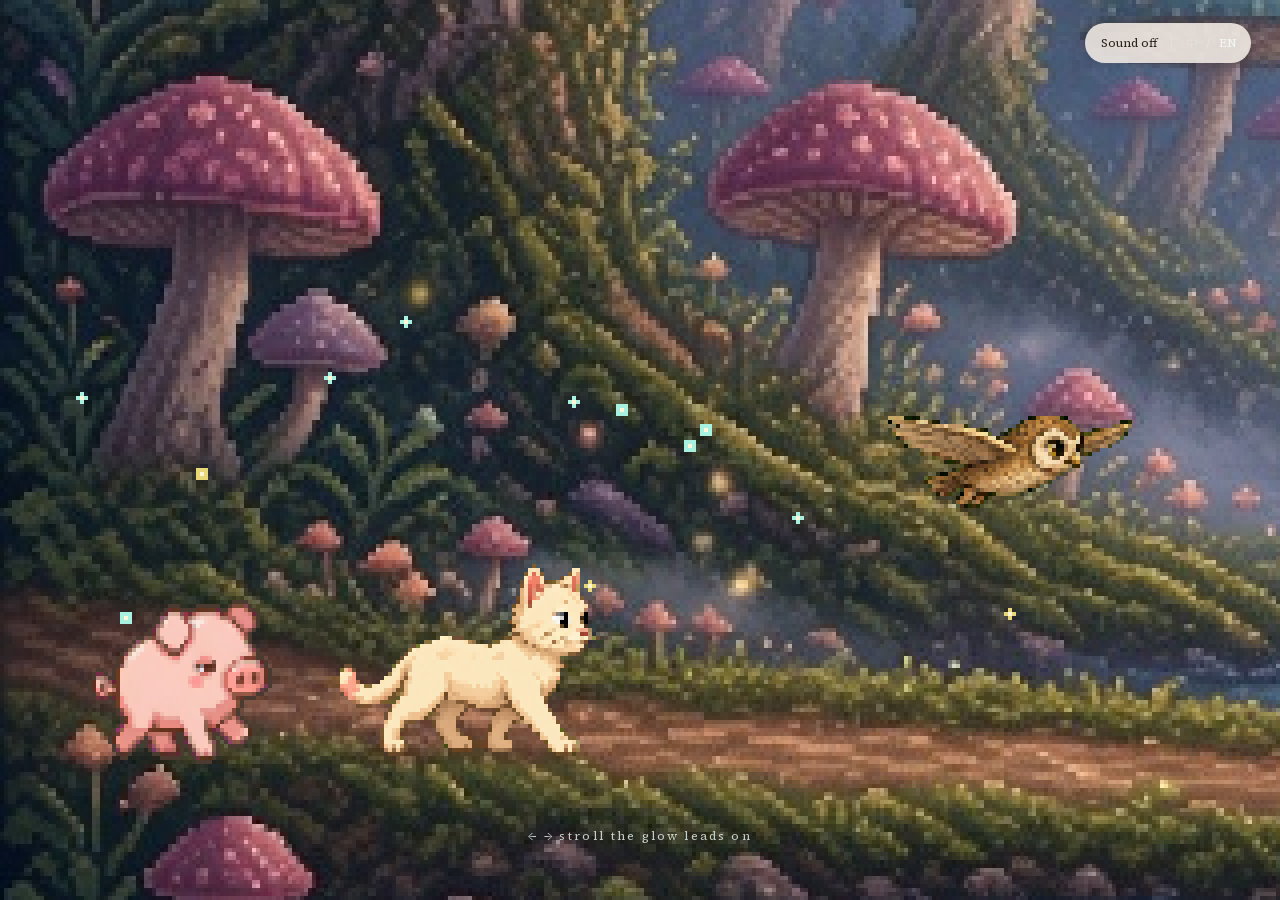
<file: mushroom/index.html>
<!doctype html>
<html lang="en">
<head>
<meta charset="utf-8" />
<meta name="viewport" content="width=device-width, initial-scale=1, viewport-fit=cover, maximum-scale=1, user-scalable=no" />
<meta name="theme-color" content="#1a2830" />
<meta name="format-detection" content="telephone=no" />
<meta name="gift-stage" content="mushroom" />
<meta name="gift-title" content="mushroom.meta.title" />
<title>A wood of mushrooms</title>
<link rel="icon" href="data:image/svg+xml,%3Csvg xmlns='http://www.w3.org/2000/svg' viewBox='0 0 32 32'%3E%3Ccircle cx='16' cy='16' r='11' fill='%23111'/%3E%3C/svg%3E" />
  <script type="module" crossorigin src="../assets/mushroom-hprTaAVZ.js"></script>
  <link rel="modulepreload" crossorigin href="../assets/i18n-BRwTRQxV.js">
  <link rel="modulepreload" crossorigin href="../assets/story-LHF2NRcD.js">
  <link rel="modulepreload" crossorigin href="../assets/flow-Cao5Oeu3.js">
  <link rel="modulepreload" crossorigin href="../assets/chrome-eLdyFWNh.js">
  <link rel="modulepreload" crossorigin href="../assets/transition-DNUVGYO9.js">
  <link rel="modulepreload" crossorigin href="../assets/defineProperty-BbfpZ9Tg.js">
  <link rel="modulepreload" crossorigin href="../assets/cat-D6tZsj2J.js">
  <link rel="modulepreload" crossorigin href="../assets/input-eGmwG8PU.js">
  <link rel="modulepreload" crossorigin href="../assets/camera-D2GWQVF8.js">
  <link rel="modulepreload" crossorigin href="../assets/music-DT-tAdDA.js">
  <link rel="modulepreload" crossorigin href="../assets/blooms-AAePBipo.js">
  <link rel="modulepreload" crossorigin href="../assets/blit-AztaeGVW.js">
  <link rel="modulepreload" crossorigin href="../assets/pig-CdSccE7I.js">
  <link rel="modulepreload" crossorigin href="../assets/engine-COP4zRVz.js">
  <link rel="stylesheet" crossorigin href="../assets/story-Cqzj4fjh.css">
  <link rel="stylesheet" crossorigin href="../assets/chrome-BGvVdkZl.css">
  <link rel="stylesheet" crossorigin href="../assets/mushroom-CVys3nY1.css">
</head>
<body><div id="gift-curtain" aria-hidden="true"><style>#gift-curtain{position:fixed;inset:0;z-index:120;display:flex;flex-direction:column;align-items:center;justify-content:center;gap:14px;background:var(--gcc-bg,#eeece8);color:var(--gcc-ink,#141414);font:13px/1.4 'Source Serif','Noto Serif SC Sub','Songti SC','STSong',Georgia,serif;letter-spacing:.14em;opacity:1;transition:opacity .42s cubic-bezier(.65,0,.35,1);-webkit-user-select:none;user-select:none;touch-action:none}#gift-curtain.gcc-out{opacity:0;pointer-events:none}#gift-curtain.gcc-gone{display:none}#gift-curtain .gcc-stage{position:relative;width:64px;height:66px;opacity:0;transform:translateY(6px);transition:opacity .3s ease,transform .4s cubic-bezier(.16,.84,.24,1)}#gift-curtain.gcc-late .gcc-stage{opacity:1;transform:none}#gift-curtain .gcc-pig{position:absolute;left:0;bottom:8px;image-rendering:pixelated;transform-origin:50% 100%;animation:gcc-hop .84s steps(1,end) infinite}#gift-curtain .gcc-sh{position:absolute;left:14px;bottom:2px;width:36px;height:5px;background:currentColor;opacity:.16;animation:gcc-sh .84s steps(1,end) infinite}@keyframes gcc-hop{0%{transform:translateY(0) scale(1.14,.86)}12%{transform:translateY(-6px) scale(.94,1.08)}24%{transform:translateY(-12px) scale(.96,1.05)}36%{transform:translateY(-15px) scale(1,1)}50%{transform:translateY(-15px) scale(1,1)}62%{transform:translateY(-12px)}74%{transform:translateY(-6px) scale(.97,1.04)}88%{transform:translateY(0) scale(1.1,.9)}100%{transform:translateY(0) scale(1.14,.86)}}@keyframes gcc-sh{0%,88%,100%{transform:scaleX(1)}12%,74%{transform:scaleX(.8)}24%,62%{transform:scaleX(.66)}36%,50%{transform:scaleX(.58)}}#gift-curtain .gcc-bar{width:120px;height:4px;box-shadow:0 0 0 1px currentColor;opacity:0;transition:opacity .3s}#gift-curtain.gcc-prog.gcc-late .gcc-bar{opacity:.7}#gift-curtain .gcc-bar i{display:block;height:100%;width:0;background:currentColor;transition:width .25s steps(4,end)}#gift-curtain .gcc-msg{display:none;margin:4px 0 0;text-align:center;max-width:80vw;line-height:1.7}#gift-curtain .gcc-acts{display:none;gap:18px}#gift-curtain .gcc-acts a{color:inherit;text-decoration:none;border-bottom:1px solid currentColor;padding:6px 2px;cursor:pointer}#gift-curtain.gcc-slow .gcc-msg,#gift-curtain.gcc-fail .gcc-msg{display:block}#gift-curtain.gcc-slow .gcc-acts,#gift-curtain.gcc-fail .gcc-acts{display:flex}#gift-curtain.gcc-fail .gcc-pig{animation:none;transform:rotate(-8deg)}#gift-curtain.gcc-fail .gcc-sh,#gift-curtain.gcc-fail .gcc-bar{display:none}#gift-curtain.gcc-solid .gcc-stage,#gift-curtain.gcc-solid .gcc-bar{opacity:0}@media (prefers-reduced-motion:reduce){#gift-curtain,#gift-curtain *{animation:none!important;transition:none!important}}</style><div class="gcc-stage"><svg class="gcc-pig" viewBox="0 0 16 13" width="64" height="52" shape-rendering="crispEdges" aria-hidden="true"><rect x="2" y="0" width="1" height="1" fill="#2E2A2B"/><rect x="3" y="0" width="1" height="1" fill="#2E2A2B"/><rect x="12" y="0" width="1" height="1" fill="#2E2A2B"/><rect x="13" y="0" width="1" height="1" fill="#2E2A2B"/><rect x="1" y="1" width="1" height="1" fill="#2E2A2B"/><rect x="2" y="1" width="1" height="1" fill="#F9C6CF"/><rect x="3" y="1" width="1" height="1" fill="#F9C6CF"/><rect x="4" y="1" width="1" height="1" fill="#2E2A2B"/><rect x="11" y="1" width="1" height="1" fill="#2E2A2B"/><rect x="12" y="1" width="1" height="1" fill="#F9C6CF"/><rect x="13" y="1" width="1" height="1" fill="#F9C6CF"/><rect x="14" y="1" width="1" height="1" fill="#2E2A2B"/><rect x="1" y="2" width="1" height="1" fill="#2E2A2B"/><rect x="2" y="2" width="1" height="1" fill="#F9C6CF"/><rect x="3" y="2" width="1" height="1" fill="#F9C6CF"/><rect x="4" y="2" width="1" height="1" fill="#F9C6CF"/><rect x="5" y="2" width="1" height="1" fill="#2E2A2B"/><rect x="6" y="2" width="1" height="1" fill="#2E2A2B"/><rect x="7" y="2" width="1" height="1" fill="#2E2A2B"/><rect x="8" y="2" width="1" height="1" fill="#2E2A2B"/><rect x="9" y="2" width="1" height="1" fill="#2E2A2B"/><rect x="10" y="2" width="1" height="1" fill="#2E2A2B"/><rect x="11" y="2" width="1" height="1" fill="#F9C6CF"/><rect x="12" y="2" width="1" height="1" fill="#F9C6CF"/><rect x="13" y="2" width="1" height="1" fill="#F9C6CF"/><rect x="14" y="2" width="1" height="1" fill="#2E2A2B"/><rect x="0" y="3" width="1" height="1" fill="#2E2A2B"/><rect x="1" y="3" width="1" height="1" fill="#F9C6CF"/><rect x="2" y="3" width="1" height="1" fill="#FFFFFF"/><rect x="3" y="3" width="1" height="1" fill="#F9C6CF"/><rect x="4" y="3" width="1" height="1" fill="#F9C6CF"/><rect x="5" y="3" width="1" height="1" fill="#F9C6CF"/><rect x="6" y="3" width="1" height="1" fill="#F9C6CF"/><rect x="7" y="3" width="1" height="1" fill="#F9C6CF"/><rect x="8" y="3" width="1" height="1" fill="#F9C6CF"/><rect x="9" y="3" width="1" height="1" fill="#F9C6CF"/><rect x="10" y="3" width="1" height="1" fill="#F9C6CF"/><rect x="11" y="3" width="1" height="1" fill="#F9C6CF"/><rect x="12" y="3" width="1" height="1" fill="#F9C6CF"/><rect x="13" y="3" width="1" height="1" fill="#F9C6CF"/><rect x="14" y="3" width="1" height="1" fill="#F9C6CF"/><rect x="15" y="3" width="1" height="1" fill="#2E2A2B"/><rect x="0" y="4" width="1" height="1" fill="#2E2A2B"/><rect x="1" y="4" width="1" height="1" fill="#F9C6CF"/><rect x="2" y="4" width="1" height="1" fill="#F9C6CF"/><rect x="3" y="4" width="1" height="1" fill="#F9C6CF"/><rect x="4" y="4" width="1" height="1" fill="#F9C6CF"/><rect x="5" y="4" width="1" height="1" fill="#F9C6CF"/><rect x="6" y="4" width="1" height="1" fill="#F9C6CF"/><rect x="7" y="4" width="1" height="1" fill="#F9C6CF"/><rect x="8" y="4" width="1" height="1" fill="#F9C6CF"/><rect x="9" y="4" width="1" height="1" fill="#F9C6CF"/><rect x="10" y="4" width="1" height="1" fill="#F9C6CF"/><rect x="11" y="4" width="1" height="1" fill="#F9C6CF"/><rect x="12" y="4" width="1" height="1" fill="#F9C6CF"/><rect x="13" y="4" width="1" height="1" fill="#F9C6CF"/><rect x="14" y="4" width="1" height="1" fill="#F9C6CF"/><rect x="15" y="4" width="1" height="1" fill="#2E2A2B"/><rect x="0" y="5" width="1" height="1" fill="#2E2A2B"/><rect x="1" y="5" width="1" height="1" fill="#F9C6CF"/><rect x="2" y="5" width="1" height="1" fill="#F9C6CF"/><rect x="3" y="5" width="1" height="1" fill="#2E2A2B"/><rect x="4" y="5" width="1" height="1" fill="#F9C6CF"/><rect x="5" y="5" width="1" height="1" fill="#F9C6CF"/><rect x="6" y="5" width="1" height="1" fill="#F9C6CF"/><rect x="7" y="5" width="1" height="1" fill="#F9C6CF"/><rect x="8" y="5" width="1" height="1" fill="#F9C6CF"/><rect x="9" y="5" width="1" height="1" fill="#F9C6CF"/><rect x="10" y="5" width="1" height="1" fill="#F9C6CF"/><rect x="11" y="5" width="1" height="1" fill="#F9C6CF"/><rect x="12" y="5" width="1" height="1" fill="#2E2A2B"/><rect x="13" y="5" width="1" height="1" fill="#F9C6CF"/><rect x="14" y="5" width="1" height="1" fill="#F9C6CF"/><rect x="15" y="5" width="1" height="1" fill="#2E2A2B"/><rect x="0" y="6" width="1" height="1" fill="#2E2A2B"/><rect x="1" y="6" width="1" height="1" fill="#F9C6CF"/><rect x="2" y="6" width="1" height="1" fill="#F4A7B9"/><rect x="3" y="6" width="1" height="1" fill="#F4A7B9"/><rect x="4" y="6" width="1" height="1" fill="#F9C6CF"/><rect x="5" y="6" width="1" height="1" fill="#EE8FA6"/><rect x="6" y="6" width="1" height="1" fill="#EE8FA6"/><rect x="7" y="6" width="1" height="1" fill="#EE8FA6"/><rect x="8" y="6" width="1" height="1" fill="#EE8FA6"/><rect x="9" y="6" width="1" height="1" fill="#EE8FA6"/><rect x="10" y="6" width="1" height="1" fill="#EE8FA6"/><rect x="11" y="6" width="1" height="1" fill="#F9C6CF"/><rect x="12" y="6" width="1" height="1" fill="#F4A7B9"/><rect x="13" y="6" width="1" height="1" fill="#F4A7B9"/><rect x="14" y="6" width="1" height="1" fill="#F9C6CF"/><rect x="15" y="6" width="1" height="1" fill="#2E2A2B"/><rect x="0" y="7" width="1" height="1" fill="#2E2A2B"/><rect x="1" y="7" width="1" height="1" fill="#F9C6CF"/><rect x="2" y="7" width="1" height="1" fill="#F9C6CF"/><rect x="3" y="7" width="1" height="1" fill="#F9C6CF"/><rect x="4" y="7" width="1" height="1" fill="#F9C6CF"/><rect x="5" y="7" width="1" height="1" fill="#EE8FA6"/><rect x="6" y="7" width="1" height="1" fill="#B85A72"/><rect x="7" y="7" width="1" height="1" fill="#EE8FA6"/><rect x="8" y="7" width="1" height="1" fill="#EE8FA6"/><rect x="9" y="7" width="1" height="1" fill="#B85A72"/><rect x="10" y="7" width="1" height="1" fill="#EE8FA6"/><rect x="11" y="7" width="1" height="1" fill="#F9C6CF"/><rect x="12" y="7" width="1" height="1" fill="#F9C6CF"/><rect x="13" y="7" width="1" height="1" fill="#F9C6CF"/><rect x="14" y="7" width="1" height="1" fill="#F9C6CF"/><rect x="15" y="7" width="1" height="1" fill="#2E2A2B"/><rect x="0" y="8" width="1" height="1" fill="#2E2A2B"/><rect x="1" y="8" width="1" height="1" fill="#F9C6CF"/><rect x="2" y="8" width="1" height="1" fill="#F9C6CF"/><rect x="3" y="8" width="1" height="1" fill="#F9C6CF"/><rect x="4" y="8" width="1" height="1" fill="#F9C6CF"/><rect x="5" y="8" width="1" height="1" fill="#EE8FA6"/><rect x="6" y="8" width="1" height="1" fill="#EE8FA6"/><rect x="7" y="8" width="1" height="1" fill="#EE8FA6"/><rect x="8" y="8" width="1" height="1" fill="#EE8FA6"/><rect x="9" y="8" width="1" height="1" fill="#EE8FA6"/><rect x="10" y="8" width="1" height="1" fill="#EE8FA6"/><rect x="11" y="8" width="1" height="1" fill="#F9C6CF"/><rect x="12" y="8" width="1" height="1" fill="#F9C6CF"/><rect x="13" y="8" width="1" height="1" fill="#F9C6CF"/><rect x="14" y="8" width="1" height="1" fill="#F9C6CF"/><rect x="15" y="8" width="1" height="1" fill="#2E2A2B"/><rect x="1" y="9" width="1" height="1" fill="#2E2A2B"/><rect x="2" y="9" width="1" height="1" fill="#F9C6CF"/><rect x="3" y="9" width="1" height="1" fill="#F9C6CF"/><rect x="4" y="9" width="1" height="1" fill="#F9C6CF"/><rect x="5" y="9" width="1" height="1" fill="#F9C6CF"/><rect x="6" y="9" width="1" height="1" fill="#F9C6CF"/><rect x="7" y="9" width="1" height="1" fill="#F9C6CF"/><rect x="8" y="9" width="1" height="1" fill="#F9C6CF"/><rect x="9" y="9" width="1" height="1" fill="#F9C6CF"/><rect x="10" y="9" width="1" height="1" fill="#F9C6CF"/><rect x="11" y="9" width="1" height="1" fill="#F9C6CF"/><rect x="12" y="9" width="1" height="1" fill="#F9C6CF"/><rect x="13" y="9" width="1" height="1" fill="#F9C6CF"/><rect x="14" y="9" width="1" height="1" fill="#2E2A2B"/><rect x="2" y="10" width="1" height="1" fill="#2E2A2B"/><rect x="3" y="10" width="1" height="1" fill="#2E2A2B"/><rect x="4" y="10" width="1" height="1" fill="#2E2A2B"/><rect x="5" y="10" width="1" height="1" fill="#F9C6CF"/><rect x="6" y="10" width="1" height="1" fill="#F9C6CF"/><rect x="7" y="10" width="1" height="1" fill="#F9C6CF"/><rect x="8" y="10" width="1" height="1" fill="#F9C6CF"/><rect x="9" y="10" width="1" height="1" fill="#F9C6CF"/><rect x="10" y="10" width="1" height="1" fill="#F9C6CF"/><rect x="11" y="10" width="1" height="1" fill="#2E2A2B"/><rect x="12" y="10" width="1" height="1" fill="#2E2A2B"/><rect x="13" y="10" width="1" height="1" fill="#2E2A2B"/><rect x="3" y="11" width="1" height="1" fill="#2E2A2B"/><rect x="4" y="11" width="1" height="1" fill="#F9C6CF"/><rect x="5" y="11" width="1" height="1" fill="#2E2A2B"/><rect x="10" y="11" width="1" height="1" fill="#2E2A2B"/><rect x="11" y="11" width="1" height="1" fill="#F9C6CF"/><rect x="12" y="11" width="1" height="1" fill="#2E2A2B"/><rect x="3" y="12" width="1" height="1" fill="#2E2A2B"/><rect x="4" y="12" width="1" height="1" fill="#2E2A2B"/><rect x="11" y="12" width="1" height="1" fill="#2E2A2B"/><rect x="12" y="12" width="1" height="1" fill="#2E2A2B"/></svg><i class="gcc-sh"></i></div><div class="gcc-bar"><i></i></div><p class="gcc-msg"></p><div class="gcc-acts"><a class="gcc-retry" href="#"></a><a class="gcc-skip" href="./"></a></div></div><script>(function(){
var d=document,c=d.getElementById('gift-curtain');if(!c)return;
var S={"meadow":["#5EC4FF","草地","the meadow"],"flower":["#f3d4e0","花林","the flower wood"],"mushroom":["#1a2830","蘑菇林","the mushroom wood"],"shop":["#f6efe4","小店","the shop"],"night":["#0b0b0c","夜路","the night path"],"jelly":["#cfcdc8","果冻标本","jelly studies"],"sea":["#0d2c3b","海里","the sea"],"sky":["#04060b","长春的天空","the sky"],"coop":["#5EC4FF","一起玩","together"],"home":["#f3ebe0","小家","our home"],"ar":["#eeece8","桌上","on the table"]},N={"meadow":"shop/","shop":"night/","night":"jelly/","jelly":"sea/","sea":"sky/","sky":"coop/","coop":"flower/","flower":"mushroom/","mushroom":"home/","home":"","ar":"shop/"},T={"zh":{"wait":"马上就好","slow":"还在努力加载…","oops":"哎呀，这一页卡住了","retry":"再试一次","skip":"跳到下一站"},"en":{"wait":"one moment","slow":"still loading…","oops":"oops, this page got stuck","retry":"try again","skip":"skip ahead"}};
var m=d.querySelector('meta[name="gift-stage"]'),st=m?m.content:'meadow',q=new URLSearchParams(location.search);
var L='en';try{L=q.get('lang')||localStorage.getItem('jelly.lang')||(/^zh/i.test(navigator.language)?'zh':'en')}catch(e){}L=/^zh/i.test(L)?'zh':'en';var t=T[L];
var col=(S[st]||S.ar)[0],solid=false;
try{var s=JSON.parse(sessionStorage.getItem('gift.curtain')||'null');if(s&&s.to===st&&Date.now()-s.t<30000){col=s.c;if(s.img){c.style.backgroundImage='url("'+s.img+'")';c.style.backgroundSize='cover';c.style.backgroundPosition='center';c.style.backgroundRepeat='no-repeat'}}sessionStorage.removeItem('gift.curtain')}catch(e){}
function ink(h){var x=parseInt(h.slice(1),16);var r=x>>16&255,g=x>>8&255,b=x&255;return (r*299+g*587+b*114)/1000>150?'#141414':'#f6efe4'}
function paint(bg){c.style.setProperty('--gcc-bg',bg);c.style.setProperty('--gcc-ink',ink(bg))}
paint(col,st);c.setAttribute('lang',L==='zh'?'zh-CN':'en');
var rel=st==='meadow'?'./':'../',carry=[];['lang','dev','sound'].forEach(function(k){if(q.has(k))carry.push(k+'='+encodeURIComponent(q.get(k)))});
var nx=c.querySelector('.gcc-skip');nx.href=rel+(N[st]||'')+(carry.length?'?'+carry.join('&'):'');nx.textContent=t.skip;
var rt=c.querySelector('.gcc-retry');rt.textContent=t.retry;rt.addEventListener('click',function(e){e.preventDefault();location.reload()});
var msg=c.querySelector('.gcc-msg'),bar=c.querySelector('.gcc-bar i');
var C=window.__curtain={el:c,stage:st,lang:L,shown:true,held:0,errors:[],
 progress:function(p){c.classList.add('gcc-prog');bar.style.width=Math.round(Math.max(0,Math.min(1,p))*100)+'%'},
 reveal:function(ms){if(!C.shown)return;C.shown=false;clearTimeout(slowT);clearTimeout(lateT);c.classList.remove('gcc-slow','gcc-fail');var f=function(){c.classList.add('gcc-gone')};
  if(ms===0||matchMedia('(prefers-reduced-motion: reduce)').matches){c.classList.add('gcc-out');f();return}
  if(ms)c.style.transitionDuration=ms+'ms';c.classList.add('gcc-out');setTimeout(f,(ms||420)+40)},
 cover:function(bg,stage){C.shown=true;clearTimeout(slowT);clearTimeout(lateT);c.classList.remove('gcc-gone','gcc-out','gcc-slow','gcc-fail','gcc-prog','gcc-late');c.style.transitionDuration='';paint(bg);lateT=setTimeout(late,700)},
 fail:function(why){if(why)C.errors.push(String(why));if(!C.shown)return;c.classList.remove('gcc-out','gcc-gone','gcc-slow');c.classList.add('gcc-fail','gcc-late');msg.textContent=t.oops},
 paint:paint,ink:ink,txt:t};
function late(){if(C.shown)c.classList.add('gcc-late')}var lateT=setTimeout(late,700);
var slowT=setTimeout(function(){if(C.shown&&!c.classList.contains('gcc-fail')){c.classList.add('gcc-slow','gcc-late');msg.textContent=t.slow}},20000);
function err(e){if(!C.shown)return;var tg=e&&e.target;if(tg&&tg!==window&&tg.tagName&&!/^(SCRIPT|LINK)$/.test(tg.tagName))return;
 C.errors.push(String(e&&(e.message||e.reason&&(e.reason.message||e.reason))||e));setTimeout(function(){if(C.shown)C.fail()},2500)}
window.addEventListener('error',err,true);window.addEventListener('unhandledrejection',err);
window.addEventListener('pageshow',function(e){if(!e.persisted)return;clearTimeout(lateT);C.reveal(0);var v=d.querySelectorAll('.gift-iris,.pink-veil');for(var i=0;i<v.length;i++){v[i].style.transition='opacity .35s';v[i].style.opacity='0'}});
})();</script>
<main id="mushroom" aria-live="off"></main>
</body>
</html>
</file>
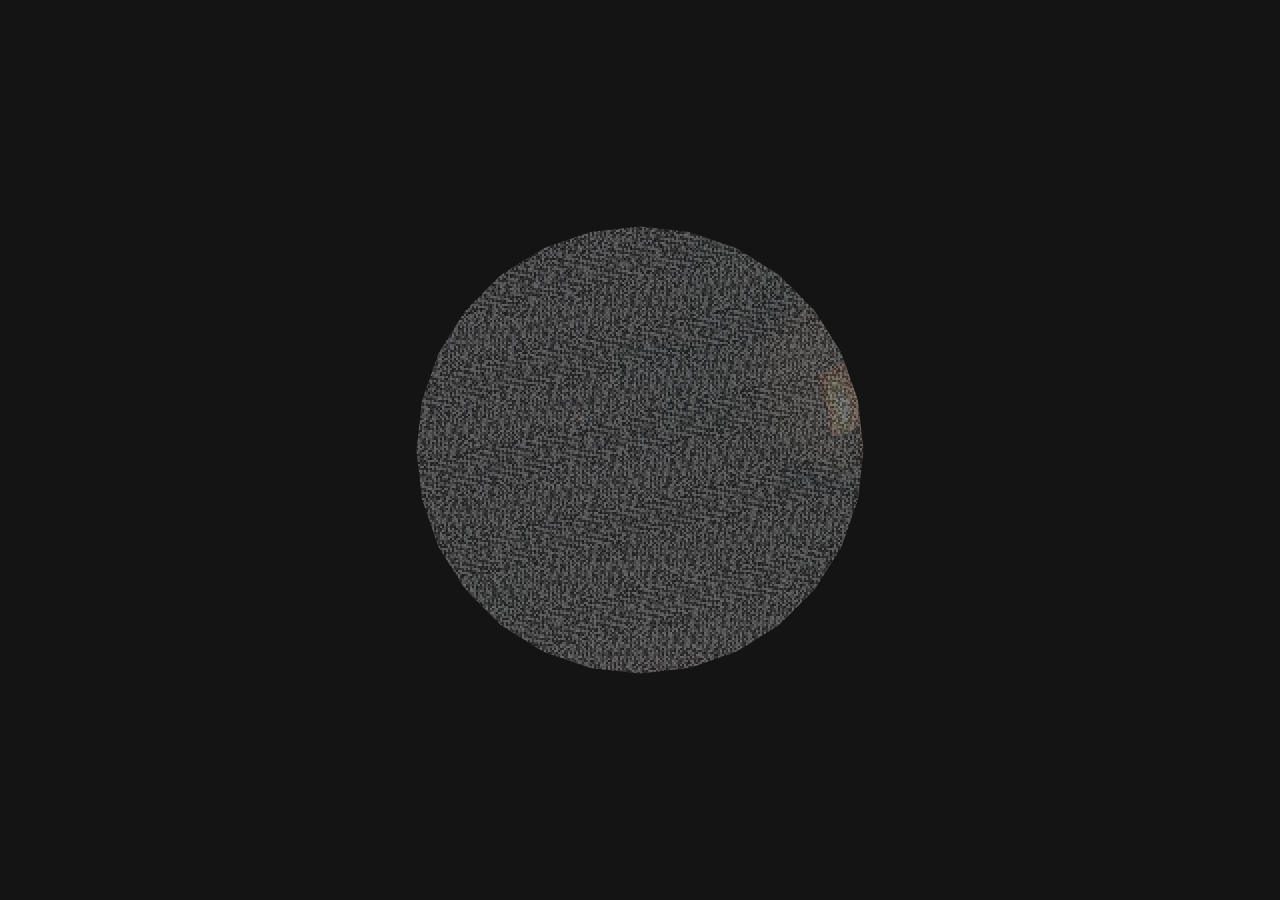
<file: night/index.html>
<!doctype html>
<html lang="en">
<head>
<meta charset="utf-8" />
<meta name="viewport" content="width=device-width, initial-scale=1, viewport-fit=cover, maximum-scale=1, user-scalable=no" />
<meta name="theme-color" content="#0b0b0c" />
<meta name="format-detection" content="telephone=no" />
<meta name="gift-stage" content="night" />
<meta name="gift-title" content="night.meta.title" />
<title>For lushiva · III · The Night</title>
<link rel="icon" href="data:image/svg+xml,%3Csvg xmlns='http://www.w3.org/2000/svg' viewBox='0 0 32 32'%3E%3Ccircle cx='16' cy='16' r='11' fill='%23111'/%3E%3C/svg%3E" />
  <script type="module" crossorigin src="../assets/night-PnWR8Bwm.js"></script>
  <link rel="modulepreload" crossorigin href="../assets/i18n-BRwTRQxV.js">
  <link rel="modulepreload" crossorigin href="../assets/story-LHF2NRcD.js">
  <link rel="modulepreload" crossorigin href="../assets/three.core-CyIeZfRY.js">
  <link rel="modulepreload" crossorigin href="../assets/three.module-BXad_FSt.js">
  <link rel="modulepreload" crossorigin href="../assets/flow-Cao5Oeu3.js">
  <link rel="modulepreload" crossorigin href="../assets/chrome-eLdyFWNh.js">
  <link rel="modulepreload" crossorigin href="../assets/transition-DNUVGYO9.js">
  <link rel="modulepreload" crossorigin href="../assets/defineProperty-BbfpZ9Tg.js">
  <link rel="stylesheet" crossorigin href="../assets/story-Cqzj4fjh.css">
  <link rel="stylesheet" crossorigin href="../assets/chrome-BGvVdkZl.css">
  <link rel="stylesheet" crossorigin href="../assets/night-jyYtpShu.css">
</head>
<body><div id="gift-curtain" aria-hidden="true"><style>#gift-curtain{position:fixed;inset:0;z-index:120;display:flex;flex-direction:column;align-items:center;justify-content:center;gap:14px;background:var(--gcc-bg,#eeece8);color:var(--gcc-ink,#141414);font:13px/1.4 'Source Serif','Noto Serif SC Sub','Songti SC','STSong',Georgia,serif;letter-spacing:.14em;opacity:1;transition:opacity .42s cubic-bezier(.65,0,.35,1);-webkit-user-select:none;user-select:none;touch-action:none}#gift-curtain.gcc-out{opacity:0;pointer-events:none}#gift-curtain.gcc-gone{display:none}#gift-curtain .gcc-stage{position:relative;width:64px;height:66px;opacity:0;transform:translateY(6px);transition:opacity .3s ease,transform .4s cubic-bezier(.16,.84,.24,1)}#gift-curtain.gcc-late .gcc-stage{opacity:1;transform:none}#gift-curtain .gcc-pig{position:absolute;left:0;bottom:8px;image-rendering:pixelated;transform-origin:50% 100%;animation:gcc-hop .84s steps(1,end) infinite}#gift-curtain .gcc-sh{position:absolute;left:14px;bottom:2px;width:36px;height:5px;background:currentColor;opacity:.16;animation:gcc-sh .84s steps(1,end) infinite}@keyframes gcc-hop{0%{transform:translateY(0) scale(1.14,.86)}12%{transform:translateY(-6px) scale(.94,1.08)}24%{transform:translateY(-12px) scale(.96,1.05)}36%{transform:translateY(-15px) scale(1,1)}50%{transform:translateY(-15px) scale(1,1)}62%{transform:translateY(-12px)}74%{transform:translateY(-6px) scale(.97,1.04)}88%{transform:translateY(0) scale(1.1,.9)}100%{transform:translateY(0) scale(1.14,.86)}}@keyframes gcc-sh{0%,88%,100%{transform:scaleX(1)}12%,74%{transform:scaleX(.8)}24%,62%{transform:scaleX(.66)}36%,50%{transform:scaleX(.58)}}#gift-curtain .gcc-bar{width:120px;height:4px;box-shadow:0 0 0 1px currentColor;opacity:0;transition:opacity .3s}#gift-curtain.gcc-prog.gcc-late .gcc-bar{opacity:.7}#gift-curtain .gcc-bar i{display:block;height:100%;width:0;background:currentColor;transition:width .25s steps(4,end)}#gift-curtain .gcc-msg{display:none;margin:4px 0 0;text-align:center;max-width:80vw;line-height:1.7}#gift-curtain .gcc-acts{display:none;gap:18px}#gift-curtain .gcc-acts a{color:inherit;text-decoration:none;border-bottom:1px solid currentColor;padding:6px 2px;cursor:pointer}#gift-curtain.gcc-slow .gcc-msg,#gift-curtain.gcc-fail .gcc-msg{display:block}#gift-curtain.gcc-slow .gcc-acts,#gift-curtain.gcc-fail .gcc-acts{display:flex}#gift-curtain.gcc-fail .gcc-pig{animation:none;transform:rotate(-8deg)}#gift-curtain.gcc-fail .gcc-sh,#gift-curtain.gcc-fail .gcc-bar{display:none}#gift-curtain.gcc-solid .gcc-stage,#gift-curtain.gcc-solid .gcc-bar{opacity:0}@media (prefers-reduced-motion:reduce){#gift-curtain,#gift-curtain *{animation:none!important;transition:none!important}}</style><div class="gcc-stage"><svg class="gcc-pig" viewBox="0 0 16 13" width="64" height="52" shape-rendering="crispEdges" aria-hidden="true"><rect x="2" y="0" width="1" height="1" fill="#2E2A2B"/><rect x="3" y="0" width="1" height="1" fill="#2E2A2B"/><rect x="12" y="0" width="1" height="1" fill="#2E2A2B"/><rect x="13" y="0" width="1" height="1" fill="#2E2A2B"/><rect x="1" y="1" width="1" height="1" fill="#2E2A2B"/><rect x="2" y="1" width="1" height="1" fill="#F9C6CF"/><rect x="3" y="1" width="1" height="1" fill="#F9C6CF"/><rect x="4" y="1" width="1" height="1" fill="#2E2A2B"/><rect x="11" y="1" width="1" height="1" fill="#2E2A2B"/><rect x="12" y="1" width="1" height="1" fill="#F9C6CF"/><rect x="13" y="1" width="1" height="1" fill="#F9C6CF"/><rect x="14" y="1" width="1" height="1" fill="#2E2A2B"/><rect x="1" y="2" width="1" height="1" fill="#2E2A2B"/><rect x="2" y="2" width="1" height="1" fill="#F9C6CF"/><rect x="3" y="2" width="1" height="1" fill="#F9C6CF"/><rect x="4" y="2" width="1" height="1" fill="#F9C6CF"/><rect x="5" y="2" width="1" height="1" fill="#2E2A2B"/><rect x="6" y="2" width="1" height="1" fill="#2E2A2B"/><rect x="7" y="2" width="1" height="1" fill="#2E2A2B"/><rect x="8" y="2" width="1" height="1" fill="#2E2A2B"/><rect x="9" y="2" width="1" height="1" fill="#2E2A2B"/><rect x="10" y="2" width="1" height="1" fill="#2E2A2B"/><rect x="11" y="2" width="1" height="1" fill="#F9C6CF"/><rect x="12" y="2" width="1" height="1" fill="#F9C6CF"/><rect x="13" y="2" width="1" height="1" fill="#F9C6CF"/><rect x="14" y="2" width="1" height="1" fill="#2E2A2B"/><rect x="0" y="3" width="1" height="1" fill="#2E2A2B"/><rect x="1" y="3" width="1" height="1" fill="#F9C6CF"/><rect x="2" y="3" width="1" height="1" fill="#FFFFFF"/><rect x="3" y="3" width="1" height="1" fill="#F9C6CF"/><rect x="4" y="3" width="1" height="1" fill="#F9C6CF"/><rect x="5" y="3" width="1" height="1" fill="#F9C6CF"/><rect x="6" y="3" width="1" height="1" fill="#F9C6CF"/><rect x="7" y="3" width="1" height="1" fill="#F9C6CF"/><rect x="8" y="3" width="1" height="1" fill="#F9C6CF"/><rect x="9" y="3" width="1" height="1" fill="#F9C6CF"/><rect x="10" y="3" width="1" height="1" fill="#F9C6CF"/><rect x="11" y="3" width="1" height="1" fill="#F9C6CF"/><rect x="12" y="3" width="1" height="1" fill="#F9C6CF"/><rect x="13" y="3" width="1" height="1" fill="#F9C6CF"/><rect x="14" y="3" width="1" height="1" fill="#F9C6CF"/><rect x="15" y="3" width="1" height="1" fill="#2E2A2B"/><rect x="0" y="4" width="1" height="1" fill="#2E2A2B"/><rect x="1" y="4" width="1" height="1" fill="#F9C6CF"/><rect x="2" y="4" width="1" height="1" fill="#F9C6CF"/><rect x="3" y="4" width="1" height="1" fill="#F9C6CF"/><rect x="4" y="4" width="1" height="1" fill="#F9C6CF"/><rect x="5" y="4" width="1" height="1" fill="#F9C6CF"/><rect x="6" y="4" width="1" height="1" fill="#F9C6CF"/><rect x="7" y="4" width="1" height="1" fill="#F9C6CF"/><rect x="8" y="4" width="1" height="1" fill="#F9C6CF"/><rect x="9" y="4" width="1" height="1" fill="#F9C6CF"/><rect x="10" y="4" width="1" height="1" fill="#F9C6CF"/><rect x="11" y="4" width="1" height="1" fill="#F9C6CF"/><rect x="12" y="4" width="1" height="1" fill="#F9C6CF"/><rect x="13" y="4" width="1" height="1" fill="#F9C6CF"/><rect x="14" y="4" width="1" height="1" fill="#F9C6CF"/><rect x="15" y="4" width="1" height="1" fill="#2E2A2B"/><rect x="0" y="5" width="1" height="1" fill="#2E2A2B"/><rect x="1" y="5" width="1" height="1" fill="#F9C6CF"/><rect x="2" y="5" width="1" height="1" fill="#F9C6CF"/><rect x="3" y="5" width="1" height="1" fill="#2E2A2B"/><rect x="4" y="5" width="1" height="1" fill="#F9C6CF"/><rect x="5" y="5" width="1" height="1" fill="#F9C6CF"/><rect x="6" y="5" width="1" height="1" fill="#F9C6CF"/><rect x="7" y="5" width="1" height="1" fill="#F9C6CF"/><rect x="8" y="5" width="1" height="1" fill="#F9C6CF"/><rect x="9" y="5" width="1" height="1" fill="#F9C6CF"/><rect x="10" y="5" width="1" height="1" fill="#F9C6CF"/><rect x="11" y="5" width="1" height="1" fill="#F9C6CF"/><rect x="12" y="5" width="1" height="1" fill="#2E2A2B"/><rect x="13" y="5" width="1" height="1" fill="#F9C6CF"/><rect x="14" y="5" width="1" height="1" fill="#F9C6CF"/><rect x="15" y="5" width="1" height="1" fill="#2E2A2B"/><rect x="0" y="6" width="1" height="1" fill="#2E2A2B"/><rect x="1" y="6" width="1" height="1" fill="#F9C6CF"/><rect x="2" y="6" width="1" height="1" fill="#F4A7B9"/><rect x="3" y="6" width="1" height="1" fill="#F4A7B9"/><rect x="4" y="6" width="1" height="1" fill="#F9C6CF"/><rect x="5" y="6" width="1" height="1" fill="#EE8FA6"/><rect x="6" y="6" width="1" height="1" fill="#EE8FA6"/><rect x="7" y="6" width="1" height="1" fill="#EE8FA6"/><rect x="8" y="6" width="1" height="1" fill="#EE8FA6"/><rect x="9" y="6" width="1" height="1" fill="#EE8FA6"/><rect x="10" y="6" width="1" height="1" fill="#EE8FA6"/><rect x="11" y="6" width="1" height="1" fill="#F9C6CF"/><rect x="12" y="6" width="1" height="1" fill="#F4A7B9"/><rect x="13" y="6" width="1" height="1" fill="#F4A7B9"/><rect x="14" y="6" width="1" height="1" fill="#F9C6CF"/><rect x="15" y="6" width="1" height="1" fill="#2E2A2B"/><rect x="0" y="7" width="1" height="1" fill="#2E2A2B"/><rect x="1" y="7" width="1" height="1" fill="#F9C6CF"/><rect x="2" y="7" width="1" height="1" fill="#F9C6CF"/><rect x="3" y="7" width="1" height="1" fill="#F9C6CF"/><rect x="4" y="7" width="1" height="1" fill="#F9C6CF"/><rect x="5" y="7" width="1" height="1" fill="#EE8FA6"/><rect x="6" y="7" width="1" height="1" fill="#B85A72"/><rect x="7" y="7" width="1" height="1" fill="#EE8FA6"/><rect x="8" y="7" width="1" height="1" fill="#EE8FA6"/><rect x="9" y="7" width="1" height="1" fill="#B85A72"/><rect x="10" y="7" width="1" height="1" fill="#EE8FA6"/><rect x="11" y="7" width="1" height="1" fill="#F9C6CF"/><rect x="12" y="7" width="1" height="1" fill="#F9C6CF"/><rect x="13" y="7" width="1" height="1" fill="#F9C6CF"/><rect x="14" y="7" width="1" height="1" fill="#F9C6CF"/><rect x="15" y="7" width="1" height="1" fill="#2E2A2B"/><rect x="0" y="8" width="1" height="1" fill="#2E2A2B"/><rect x="1" y="8" width="1" height="1" fill="#F9C6CF"/><rect x="2" y="8" width="1" height="1" fill="#F9C6CF"/><rect x="3" y="8" width="1" height="1" fill="#F9C6CF"/><rect x="4" y="8" width="1" height="1" fill="#F9C6CF"/><rect x="5" y="8" width="1" height="1" fill="#EE8FA6"/><rect x="6" y="8" width="1" height="1" fill="#EE8FA6"/><rect x="7" y="8" width="1" height="1" fill="#EE8FA6"/><rect x="8" y="8" width="1" height="1" fill="#EE8FA6"/><rect x="9" y="8" width="1" height="1" fill="#EE8FA6"/><rect x="10" y="8" width="1" height="1" fill="#EE8FA6"/><rect x="11" y="8" width="1" height="1" fill="#F9C6CF"/><rect x="12" y="8" width="1" height="1" fill="#F9C6CF"/><rect x="13" y="8" width="1" height="1" fill="#F9C6CF"/><rect x="14" y="8" width="1" height="1" fill="#F9C6CF"/><rect x="15" y="8" width="1" height="1" fill="#2E2A2B"/><rect x="1" y="9" width="1" height="1" fill="#2E2A2B"/><rect x="2" y="9" width="1" height="1" fill="#F9C6CF"/><rect x="3" y="9" width="1" height="1" fill="#F9C6CF"/><rect x="4" y="9" width="1" height="1" fill="#F9C6CF"/><rect x="5" y="9" width="1" height="1" fill="#F9C6CF"/><rect x="6" y="9" width="1" height="1" fill="#F9C6CF"/><rect x="7" y="9" width="1" height="1" fill="#F9C6CF"/><rect x="8" y="9" width="1" height="1" fill="#F9C6CF"/><rect x="9" y="9" width="1" height="1" fill="#F9C6CF"/><rect x="10" y="9" width="1" height="1" fill="#F9C6CF"/><rect x="11" y="9" width="1" height="1" fill="#F9C6CF"/><rect x="12" y="9" width="1" height="1" fill="#F9C6CF"/><rect x="13" y="9" width="1" height="1" fill="#F9C6CF"/><rect x="14" y="9" width="1" height="1" fill="#2E2A2B"/><rect x="2" y="10" width="1" height="1" fill="#2E2A2B"/><rect x="3" y="10" width="1" height="1" fill="#2E2A2B"/><rect x="4" y="10" width="1" height="1" fill="#2E2A2B"/><rect x="5" y="10" width="1" height="1" fill="#F9C6CF"/><rect x="6" y="10" width="1" height="1" fill="#F9C6CF"/><rect x="7" y="10" width="1" height="1" fill="#F9C6CF"/><rect x="8" y="10" width="1" height="1" fill="#F9C6CF"/><rect x="9" y="10" width="1" height="1" fill="#F9C6CF"/><rect x="10" y="10" width="1" height="1" fill="#F9C6CF"/><rect x="11" y="10" width="1" height="1" fill="#2E2A2B"/><rect x="12" y="10" width="1" height="1" fill="#2E2A2B"/><rect x="13" y="10" width="1" height="1" fill="#2E2A2B"/><rect x="3" y="11" width="1" height="1" fill="#2E2A2B"/><rect x="4" y="11" width="1" height="1" fill="#F9C6CF"/><rect x="5" y="11" width="1" height="1" fill="#2E2A2B"/><rect x="10" y="11" width="1" height="1" fill="#2E2A2B"/><rect x="11" y="11" width="1" height="1" fill="#F9C6CF"/><rect x="12" y="11" width="1" height="1" fill="#2E2A2B"/><rect x="3" y="12" width="1" height="1" fill="#2E2A2B"/><rect x="4" y="12" width="1" height="1" fill="#2E2A2B"/><rect x="11" y="12" width="1" height="1" fill="#2E2A2B"/><rect x="12" y="12" width="1" height="1" fill="#2E2A2B"/></svg><i class="gcc-sh"></i></div><div class="gcc-bar"><i></i></div><p class="gcc-msg"></p><div class="gcc-acts"><a class="gcc-retry" href="#"></a><a class="gcc-skip" href="./"></a></div></div><script>(function(){
var d=document,c=d.getElementById('gift-curtain');if(!c)return;
var S={"meadow":["#5EC4FF","草地","the meadow"],"flower":["#f3d4e0","花林","the flower wood"],"mushroom":["#1a2830","蘑菇林","the mushroom wood"],"shop":["#f6efe4","小店","the shop"],"night":["#0b0b0c","夜路","the night path"],"jelly":["#cfcdc8","果冻标本","jelly studies"],"sea":["#0d2c3b","海里","the sea"],"sky":["#04060b","长春的天空","the sky"],"coop":["#5EC4FF","一起玩","together"],"home":["#f3ebe0","小家","our home"],"ar":["#eeece8","桌上","on the table"]},N={"meadow":"shop/","shop":"night/","night":"jelly/","jelly":"sea/","sea":"sky/","sky":"coop/","coop":"flower/","flower":"mushroom/","mushroom":"home/","home":"","ar":"shop/"},T={"zh":{"wait":"马上就好","slow":"还在努力加载…","oops":"哎呀，这一页卡住了","retry":"再试一次","skip":"跳到下一站"},"en":{"wait":"one moment","slow":"still loading…","oops":"oops, this page got stuck","retry":"try again","skip":"skip ahead"}};
var m=d.querySelector('meta[name="gift-stage"]'),st=m?m.content:'meadow',q=new URLSearchParams(location.search);
var L='en';try{L=q.get('lang')||localStorage.getItem('jelly.lang')||(/^zh/i.test(navigator.language)?'zh':'en')}catch(e){}L=/^zh/i.test(L)?'zh':'en';var t=T[L];
var col=(S[st]||S.ar)[0],solid=false;
try{var s=JSON.parse(sessionStorage.getItem('gift.curtain')||'null');if(s&&s.to===st&&Date.now()-s.t<30000){col=s.c;if(s.img){c.style.backgroundImage='url("'+s.img+'")';c.style.backgroundSize='cover';c.style.backgroundPosition='center';c.style.backgroundRepeat='no-repeat'}}sessionStorage.removeItem('gift.curtain')}catch(e){}
function ink(h){var x=parseInt(h.slice(1),16);var r=x>>16&255,g=x>>8&255,b=x&255;return (r*299+g*587+b*114)/1000>150?'#141414':'#f6efe4'}
function paint(bg){c.style.setProperty('--gcc-bg',bg);c.style.setProperty('--gcc-ink',ink(bg))}
paint(col,st);c.setAttribute('lang',L==='zh'?'zh-CN':'en');
var rel=st==='meadow'?'./':'../',carry=[];['lang','dev','sound'].forEach(function(k){if(q.has(k))carry.push(k+'='+encodeURIComponent(q.get(k)))});
var nx=c.querySelector('.gcc-skip');nx.href=rel+(N[st]||'')+(carry.length?'?'+carry.join('&'):'');nx.textContent=t.skip;
var rt=c.querySelector('.gcc-retry');rt.textContent=t.retry;rt.addEventListener('click',function(e){e.preventDefault();location.reload()});
var msg=c.querySelector('.gcc-msg'),bar=c.querySelector('.gcc-bar i');
var C=window.__curtain={el:c,stage:st,lang:L,shown:true,held:0,errors:[],
 progress:function(p){c.classList.add('gcc-prog');bar.style.width=Math.round(Math.max(0,Math.min(1,p))*100)+'%'},
 reveal:function(ms){if(!C.shown)return;C.shown=false;clearTimeout(slowT);clearTimeout(lateT);c.classList.remove('gcc-slow','gcc-fail');var f=function(){c.classList.add('gcc-gone')};
  if(ms===0||matchMedia('(prefers-reduced-motion: reduce)').matches){c.classList.add('gcc-out');f();return}
  if(ms)c.style.transitionDuration=ms+'ms';c.classList.add('gcc-out');setTimeout(f,(ms||420)+40)},
 cover:function(bg,stage){C.shown=true;clearTimeout(slowT);clearTimeout(lateT);c.classList.remove('gcc-gone','gcc-out','gcc-slow','gcc-fail','gcc-prog','gcc-late');c.style.transitionDuration='';paint(bg);lateT=setTimeout(late,700)},
 fail:function(why){if(why)C.errors.push(String(why));if(!C.shown)return;c.classList.remove('gcc-out','gcc-gone','gcc-slow');c.classList.add('gcc-fail','gcc-late');msg.textContent=t.oops},
 paint:paint,ink:ink,txt:t};
function late(){if(C.shown)c.classList.add('gcc-late')}var lateT=setTimeout(late,700);
var slowT=setTimeout(function(){if(C.shown&&!c.classList.contains('gcc-fail')){c.classList.add('gcc-slow','gcc-late');msg.textContent=t.slow}},20000);
function err(e){if(!C.shown)return;var tg=e&&e.target;if(tg&&tg!==window&&tg.tagName&&!/^(SCRIPT|LINK)$/.test(tg.tagName))return;
 C.errors.push(String(e&&(e.message||e.reason&&(e.reason.message||e.reason))||e));setTimeout(function(){if(C.shown)C.fail()},2500)}
window.addEventListener('error',err,true);window.addEventListener('unhandledrejection',err);
window.addEventListener('pageshow',function(e){if(!e.persisted)return;clearTimeout(lateT);C.reveal(0);var v=d.querySelectorAll('.gift-iris,.pink-veil');for(var i=0;i<v.length;i++){v[i].style.transition='opacity .35s';v[i].style.opacity='0'}});
})();</script>
<main id="game" aria-live="off"></main>
</body>
</html>
</file>
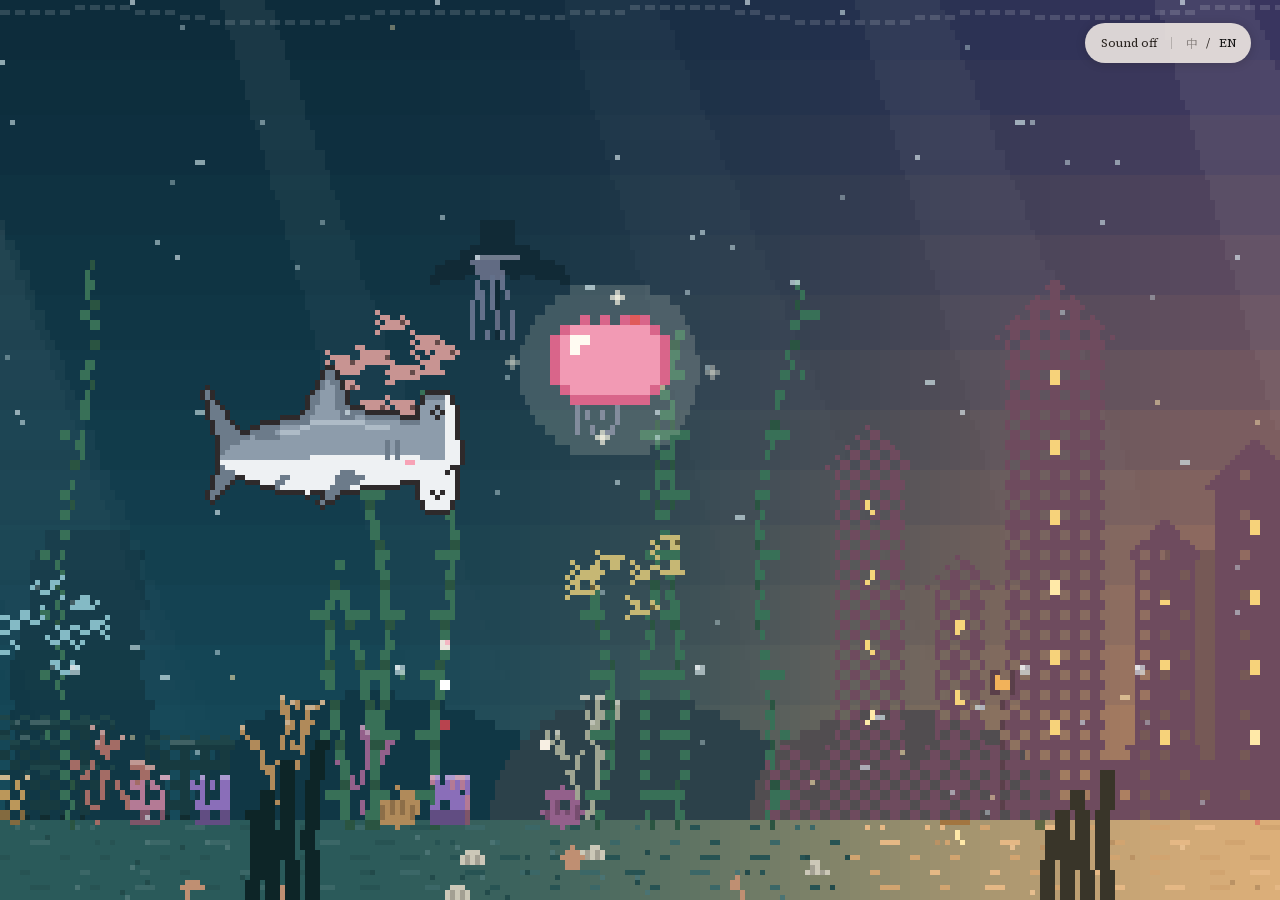
<file: sea/index.html>
<!doctype html>
<html lang="en">
<head>
<meta charset="utf-8" />
<meta name="viewport" content="width=device-width, initial-scale=1, viewport-fit=cover, maximum-scale=1, user-scalable=no" />
<meta name="theme-color" content="#0d2c3b" />
<meta name="format-detection" content="telephone=no" />
<meta name="gift-stage" content="sea" />
<meta name="gift-title" content="sea.meta.title" />
<title>Into the sea</title>
<link rel="icon" href="data:image/svg+xml,%3Csvg xmlns='http://www.w3.org/2000/svg' viewBox='0 0 32 32'%3E%3Ccircle cx='16' cy='16' r='11' fill='%23111'/%3E%3C/svg%3E" />
  <script type="module" crossorigin src="../assets/sea-zc4JK6x8.js"></script>
  <link rel="modulepreload" crossorigin href="../assets/i18n-BRwTRQxV.js">
  <link rel="modulepreload" crossorigin href="../assets/story-LHF2NRcD.js">
  <link rel="modulepreload" crossorigin href="../assets/flow-Cao5Oeu3.js">
  <link rel="modulepreload" crossorigin href="../assets/chrome-eLdyFWNh.js">
  <link rel="modulepreload" crossorigin href="../assets/defineProperty-BbfpZ9Tg.js">
  <link rel="modulepreload" crossorigin href="../assets/cat-D6tZsj2J.js">
  <link rel="modulepreload" crossorigin href="../assets/dawn-DVG1g8d_.js">
  <link rel="modulepreload" crossorigin href="../assets/pig-CdSccE7I.js">
  <link rel="stylesheet" crossorigin href="../assets/story-Cqzj4fjh.css">
  <link rel="stylesheet" crossorigin href="../assets/chrome-BGvVdkZl.css">
  <link rel="stylesheet" crossorigin href="../assets/sea-Bzr2RvdD.css">
</head>
<body><div id="gift-curtain" aria-hidden="true"><style>#gift-curtain{position:fixed;inset:0;z-index:120;display:flex;flex-direction:column;align-items:center;justify-content:center;gap:14px;background:var(--gcc-bg,#eeece8);color:var(--gcc-ink,#141414);font:13px/1.4 'Source Serif','Noto Serif SC Sub','Songti SC','STSong',Georgia,serif;letter-spacing:.14em;opacity:1;transition:opacity .42s cubic-bezier(.65,0,.35,1);-webkit-user-select:none;user-select:none;touch-action:none}#gift-curtain.gcc-out{opacity:0;pointer-events:none}#gift-curtain.gcc-gone{display:none}#gift-curtain .gcc-stage{position:relative;width:64px;height:66px;opacity:0;transform:translateY(6px);transition:opacity .3s ease,transform .4s cubic-bezier(.16,.84,.24,1)}#gift-curtain.gcc-late .gcc-stage{opacity:1;transform:none}#gift-curtain .gcc-pig{position:absolute;left:0;bottom:8px;image-rendering:pixelated;transform-origin:50% 100%;animation:gcc-hop .84s steps(1,end) infinite}#gift-curtain .gcc-sh{position:absolute;left:14px;bottom:2px;width:36px;height:5px;background:currentColor;opacity:.16;animation:gcc-sh .84s steps(1,end) infinite}@keyframes gcc-hop{0%{transform:translateY(0) scale(1.14,.86)}12%{transform:translateY(-6px) scale(.94,1.08)}24%{transform:translateY(-12px) scale(.96,1.05)}36%{transform:translateY(-15px) scale(1,1)}50%{transform:translateY(-15px) scale(1,1)}62%{transform:translateY(-12px)}74%{transform:translateY(-6px) scale(.97,1.04)}88%{transform:translateY(0) scale(1.1,.9)}100%{transform:translateY(0) scale(1.14,.86)}}@keyframes gcc-sh{0%,88%,100%{transform:scaleX(1)}12%,74%{transform:scaleX(.8)}24%,62%{transform:scaleX(.66)}36%,50%{transform:scaleX(.58)}}#gift-curtain .gcc-bar{width:120px;height:4px;box-shadow:0 0 0 1px currentColor;opacity:0;transition:opacity .3s}#gift-curtain.gcc-prog.gcc-late .gcc-bar{opacity:.7}#gift-curtain .gcc-bar i{display:block;height:100%;width:0;background:currentColor;transition:width .25s steps(4,end)}#gift-curtain .gcc-msg{display:none;margin:4px 0 0;text-align:center;max-width:80vw;line-height:1.7}#gift-curtain .gcc-acts{display:none;gap:18px}#gift-curtain .gcc-acts a{color:inherit;text-decoration:none;border-bottom:1px solid currentColor;padding:6px 2px;cursor:pointer}#gift-curtain.gcc-slow .gcc-msg,#gift-curtain.gcc-fail .gcc-msg{display:block}#gift-curtain.gcc-slow .gcc-acts,#gift-curtain.gcc-fail .gcc-acts{display:flex}#gift-curtain.gcc-fail .gcc-pig{animation:none;transform:rotate(-8deg)}#gift-curtain.gcc-fail .gcc-sh,#gift-curtain.gcc-fail .gcc-bar{display:none}#gift-curtain.gcc-solid .gcc-stage,#gift-curtain.gcc-solid .gcc-bar{opacity:0}@media (prefers-reduced-motion:reduce){#gift-curtain,#gift-curtain *{animation:none!important;transition:none!important}}</style><div class="gcc-stage"><svg class="gcc-pig" viewBox="0 0 16 13" width="64" height="52" shape-rendering="crispEdges" aria-hidden="true"><rect x="2" y="0" width="1" height="1" fill="#2E2A2B"/><rect x="3" y="0" width="1" height="1" fill="#2E2A2B"/><rect x="12" y="0" width="1" height="1" fill="#2E2A2B"/><rect x="13" y="0" width="1" height="1" fill="#2E2A2B"/><rect x="1" y="1" width="1" height="1" fill="#2E2A2B"/><rect x="2" y="1" width="1" height="1" fill="#F9C6CF"/><rect x="3" y="1" width="1" height="1" fill="#F9C6CF"/><rect x="4" y="1" width="1" height="1" fill="#2E2A2B"/><rect x="11" y="1" width="1" height="1" fill="#2E2A2B"/><rect x="12" y="1" width="1" height="1" fill="#F9C6CF"/><rect x="13" y="1" width="1" height="1" fill="#F9C6CF"/><rect x="14" y="1" width="1" height="1" fill="#2E2A2B"/><rect x="1" y="2" width="1" height="1" fill="#2E2A2B"/><rect x="2" y="2" width="1" height="1" fill="#F9C6CF"/><rect x="3" y="2" width="1" height="1" fill="#F9C6CF"/><rect x="4" y="2" width="1" height="1" fill="#F9C6CF"/><rect x="5" y="2" width="1" height="1" fill="#2E2A2B"/><rect x="6" y="2" width="1" height="1" fill="#2E2A2B"/><rect x="7" y="2" width="1" height="1" fill="#2E2A2B"/><rect x="8" y="2" width="1" height="1" fill="#2E2A2B"/><rect x="9" y="2" width="1" height="1" fill="#2E2A2B"/><rect x="10" y="2" width="1" height="1" fill="#2E2A2B"/><rect x="11" y="2" width="1" height="1" fill="#F9C6CF"/><rect x="12" y="2" width="1" height="1" fill="#F9C6CF"/><rect x="13" y="2" width="1" height="1" fill="#F9C6CF"/><rect x="14" y="2" width="1" height="1" fill="#2E2A2B"/><rect x="0" y="3" width="1" height="1" fill="#2E2A2B"/><rect x="1" y="3" width="1" height="1" fill="#F9C6CF"/><rect x="2" y="3" width="1" height="1" fill="#FFFFFF"/><rect x="3" y="3" width="1" height="1" fill="#F9C6CF"/><rect x="4" y="3" width="1" height="1" fill="#F9C6CF"/><rect x="5" y="3" width="1" height="1" fill="#F9C6CF"/><rect x="6" y="3" width="1" height="1" fill="#F9C6CF"/><rect x="7" y="3" width="1" height="1" fill="#F9C6CF"/><rect x="8" y="3" width="1" height="1" fill="#F9C6CF"/><rect x="9" y="3" width="1" height="1" fill="#F9C6CF"/><rect x="10" y="3" width="1" height="1" fill="#F9C6CF"/><rect x="11" y="3" width="1" height="1" fill="#F9C6CF"/><rect x="12" y="3" width="1" height="1" fill="#F9C6CF"/><rect x="13" y="3" width="1" height="1" fill="#F9C6CF"/><rect x="14" y="3" width="1" height="1" fill="#F9C6CF"/><rect x="15" y="3" width="1" height="1" fill="#2E2A2B"/><rect x="0" y="4" width="1" height="1" fill="#2E2A2B"/><rect x="1" y="4" width="1" height="1" fill="#F9C6CF"/><rect x="2" y="4" width="1" height="1" fill="#F9C6CF"/><rect x="3" y="4" width="1" height="1" fill="#F9C6CF"/><rect x="4" y="4" width="1" height="1" fill="#F9C6CF"/><rect x="5" y="4" width="1" height="1" fill="#F9C6CF"/><rect x="6" y="4" width="1" height="1" fill="#F9C6CF"/><rect x="7" y="4" width="1" height="1" fill="#F9C6CF"/><rect x="8" y="4" width="1" height="1" fill="#F9C6CF"/><rect x="9" y="4" width="1" height="1" fill="#F9C6CF"/><rect x="10" y="4" width="1" height="1" fill="#F9C6CF"/><rect x="11" y="4" width="1" height="1" fill="#F9C6CF"/><rect x="12" y="4" width="1" height="1" fill="#F9C6CF"/><rect x="13" y="4" width="1" height="1" fill="#F9C6CF"/><rect x="14" y="4" width="1" height="1" fill="#F9C6CF"/><rect x="15" y="4" width="1" height="1" fill="#2E2A2B"/><rect x="0" y="5" width="1" height="1" fill="#2E2A2B"/><rect x="1" y="5" width="1" height="1" fill="#F9C6CF"/><rect x="2" y="5" width="1" height="1" fill="#F9C6CF"/><rect x="3" y="5" width="1" height="1" fill="#2E2A2B"/><rect x="4" y="5" width="1" height="1" fill="#F9C6CF"/><rect x="5" y="5" width="1" height="1" fill="#F9C6CF"/><rect x="6" y="5" width="1" height="1" fill="#F9C6CF"/><rect x="7" y="5" width="1" height="1" fill="#F9C6CF"/><rect x="8" y="5" width="1" height="1" fill="#F9C6CF"/><rect x="9" y="5" width="1" height="1" fill="#F9C6CF"/><rect x="10" y="5" width="1" height="1" fill="#F9C6CF"/><rect x="11" y="5" width="1" height="1" fill="#F9C6CF"/><rect x="12" y="5" width="1" height="1" fill="#2E2A2B"/><rect x="13" y="5" width="1" height="1" fill="#F9C6CF"/><rect x="14" y="5" width="1" height="1" fill="#F9C6CF"/><rect x="15" y="5" width="1" height="1" fill="#2E2A2B"/><rect x="0" y="6" width="1" height="1" fill="#2E2A2B"/><rect x="1" y="6" width="1" height="1" fill="#F9C6CF"/><rect x="2" y="6" width="1" height="1" fill="#F4A7B9"/><rect x="3" y="6" width="1" height="1" fill="#F4A7B9"/><rect x="4" y="6" width="1" height="1" fill="#F9C6CF"/><rect x="5" y="6" width="1" height="1" fill="#EE8FA6"/><rect x="6" y="6" width="1" height="1" fill="#EE8FA6"/><rect x="7" y="6" width="1" height="1" fill="#EE8FA6"/><rect x="8" y="6" width="1" height="1" fill="#EE8FA6"/><rect x="9" y="6" width="1" height="1" fill="#EE8FA6"/><rect x="10" y="6" width="1" height="1" fill="#EE8FA6"/><rect x="11" y="6" width="1" height="1" fill="#F9C6CF"/><rect x="12" y="6" width="1" height="1" fill="#F4A7B9"/><rect x="13" y="6" width="1" height="1" fill="#F4A7B9"/><rect x="14" y="6" width="1" height="1" fill="#F9C6CF"/><rect x="15" y="6" width="1" height="1" fill="#2E2A2B"/><rect x="0" y="7" width="1" height="1" fill="#2E2A2B"/><rect x="1" y="7" width="1" height="1" fill="#F9C6CF"/><rect x="2" y="7" width="1" height="1" fill="#F9C6CF"/><rect x="3" y="7" width="1" height="1" fill="#F9C6CF"/><rect x="4" y="7" width="1" height="1" fill="#F9C6CF"/><rect x="5" y="7" width="1" height="1" fill="#EE8FA6"/><rect x="6" y="7" width="1" height="1" fill="#B85A72"/><rect x="7" y="7" width="1" height="1" fill="#EE8FA6"/><rect x="8" y="7" width="1" height="1" fill="#EE8FA6"/><rect x="9" y="7" width="1" height="1" fill="#B85A72"/><rect x="10" y="7" width="1" height="1" fill="#EE8FA6"/><rect x="11" y="7" width="1" height="1" fill="#F9C6CF"/><rect x="12" y="7" width="1" height="1" fill="#F9C6CF"/><rect x="13" y="7" width="1" height="1" fill="#F9C6CF"/><rect x="14" y="7" width="1" height="1" fill="#F9C6CF"/><rect x="15" y="7" width="1" height="1" fill="#2E2A2B"/><rect x="0" y="8" width="1" height="1" fill="#2E2A2B"/><rect x="1" y="8" width="1" height="1" fill="#F9C6CF"/><rect x="2" y="8" width="1" height="1" fill="#F9C6CF"/><rect x="3" y="8" width="1" height="1" fill="#F9C6CF"/><rect x="4" y="8" width="1" height="1" fill="#F9C6CF"/><rect x="5" y="8" width="1" height="1" fill="#EE8FA6"/><rect x="6" y="8" width="1" height="1" fill="#EE8FA6"/><rect x="7" y="8" width="1" height="1" fill="#EE8FA6"/><rect x="8" y="8" width="1" height="1" fill="#EE8FA6"/><rect x="9" y="8" width="1" height="1" fill="#EE8FA6"/><rect x="10" y="8" width="1" height="1" fill="#EE8FA6"/><rect x="11" y="8" width="1" height="1" fill="#F9C6CF"/><rect x="12" y="8" width="1" height="1" fill="#F9C6CF"/><rect x="13" y="8" width="1" height="1" fill="#F9C6CF"/><rect x="14" y="8" width="1" height="1" fill="#F9C6CF"/><rect x="15" y="8" width="1" height="1" fill="#2E2A2B"/><rect x="1" y="9" width="1" height="1" fill="#2E2A2B"/><rect x="2" y="9" width="1" height="1" fill="#F9C6CF"/><rect x="3" y="9" width="1" height="1" fill="#F9C6CF"/><rect x="4" y="9" width="1" height="1" fill="#F9C6CF"/><rect x="5" y="9" width="1" height="1" fill="#F9C6CF"/><rect x="6" y="9" width="1" height="1" fill="#F9C6CF"/><rect x="7" y="9" width="1" height="1" fill="#F9C6CF"/><rect x="8" y="9" width="1" height="1" fill="#F9C6CF"/><rect x="9" y="9" width="1" height="1" fill="#F9C6CF"/><rect x="10" y="9" width="1" height="1" fill="#F9C6CF"/><rect x="11" y="9" width="1" height="1" fill="#F9C6CF"/><rect x="12" y="9" width="1" height="1" fill="#F9C6CF"/><rect x="13" y="9" width="1" height="1" fill="#F9C6CF"/><rect x="14" y="9" width="1" height="1" fill="#2E2A2B"/><rect x="2" y="10" width="1" height="1" fill="#2E2A2B"/><rect x="3" y="10" width="1" height="1" fill="#2E2A2B"/><rect x="4" y="10" width="1" height="1" fill="#2E2A2B"/><rect x="5" y="10" width="1" height="1" fill="#F9C6CF"/><rect x="6" y="10" width="1" height="1" fill="#F9C6CF"/><rect x="7" y="10" width="1" height="1" fill="#F9C6CF"/><rect x="8" y="10" width="1" height="1" fill="#F9C6CF"/><rect x="9" y="10" width="1" height="1" fill="#F9C6CF"/><rect x="10" y="10" width="1" height="1" fill="#F9C6CF"/><rect x="11" y="10" width="1" height="1" fill="#2E2A2B"/><rect x="12" y="10" width="1" height="1" fill="#2E2A2B"/><rect x="13" y="10" width="1" height="1" fill="#2E2A2B"/><rect x="3" y="11" width="1" height="1" fill="#2E2A2B"/><rect x="4" y="11" width="1" height="1" fill="#F9C6CF"/><rect x="5" y="11" width="1" height="1" fill="#2E2A2B"/><rect x="10" y="11" width="1" height="1" fill="#2E2A2B"/><rect x="11" y="11" width="1" height="1" fill="#F9C6CF"/><rect x="12" y="11" width="1" height="1" fill="#2E2A2B"/><rect x="3" y="12" width="1" height="1" fill="#2E2A2B"/><rect x="4" y="12" width="1" height="1" fill="#2E2A2B"/><rect x="11" y="12" width="1" height="1" fill="#2E2A2B"/><rect x="12" y="12" width="1" height="1" fill="#2E2A2B"/></svg><i class="gcc-sh"></i></div><div class="gcc-bar"><i></i></div><p class="gcc-msg"></p><div class="gcc-acts"><a class="gcc-retry" href="#"></a><a class="gcc-skip" href="./"></a></div></div><script>(function(){
var d=document,c=d.getElementById('gift-curtain');if(!c)return;
var S={"meadow":["#5EC4FF","草地","the meadow"],"flower":["#f3d4e0","花林","the flower wood"],"mushroom":["#1a2830","蘑菇林","the mushroom wood"],"shop":["#f6efe4","小店","the shop"],"night":["#0b0b0c","夜路","the night path"],"jelly":["#cfcdc8","果冻标本","jelly studies"],"sea":["#0d2c3b","海里","the sea"],"sky":["#04060b","长春的天空","the sky"],"coop":["#5EC4FF","一起玩","together"],"home":["#f3ebe0","小家","our home"],"ar":["#eeece8","桌上","on the table"]},N={"meadow":"shop/","shop":"night/","night":"jelly/","jelly":"sea/","sea":"sky/","sky":"coop/","coop":"flower/","flower":"mushroom/","mushroom":"home/","home":"","ar":"shop/"},T={"zh":{"wait":"马上就好","slow":"还在努力加载…","oops":"哎呀，这一页卡住了","retry":"再试一次","skip":"跳到下一站"},"en":{"wait":"one moment","slow":"still loading…","oops":"oops, this page got stuck","retry":"try again","skip":"skip ahead"}};
var m=d.querySelector('meta[name="gift-stage"]'),st=m?m.content:'meadow',q=new URLSearchParams(location.search);
var L='en';try{L=q.get('lang')||localStorage.getItem('jelly.lang')||(/^zh/i.test(navigator.language)?'zh':'en')}catch(e){}L=/^zh/i.test(L)?'zh':'en';var t=T[L];
var col=(S[st]||S.ar)[0],solid=false;
try{var s=JSON.parse(sessionStorage.getItem('gift.curtain')||'null');if(s&&s.to===st&&Date.now()-s.t<30000){col=s.c;if(s.img){c.style.backgroundImage='url("'+s.img+'")';c.style.backgroundSize='cover';c.style.backgroundPosition='center';c.style.backgroundRepeat='no-repeat'}}sessionStorage.removeItem('gift.curtain')}catch(e){}
function ink(h){var x=parseInt(h.slice(1),16);var r=x>>16&255,g=x>>8&255,b=x&255;return (r*299+g*587+b*114)/1000>150?'#141414':'#f6efe4'}
function paint(bg){c.style.setProperty('--gcc-bg',bg);c.style.setProperty('--gcc-ink',ink(bg))}
paint(col,st);c.setAttribute('lang',L==='zh'?'zh-CN':'en');
var rel=st==='meadow'?'./':'../',carry=[];['lang','dev','sound'].forEach(function(k){if(q.has(k))carry.push(k+'='+encodeURIComponent(q.get(k)))});
var nx=c.querySelector('.gcc-skip');nx.href=rel+(N[st]||'')+(carry.length?'?'+carry.join('&'):'');nx.textContent=t.skip;
var rt=c.querySelector('.gcc-retry');rt.textContent=t.retry;rt.addEventListener('click',function(e){e.preventDefault();location.reload()});
var msg=c.querySelector('.gcc-msg'),bar=c.querySelector('.gcc-bar i');
var C=window.__curtain={el:c,stage:st,lang:L,shown:true,held:0,errors:[],
 progress:function(p){c.classList.add('gcc-prog');bar.style.width=Math.round(Math.max(0,Math.min(1,p))*100)+'%'},
 reveal:function(ms){if(!C.shown)return;C.shown=false;clearTimeout(slowT);clearTimeout(lateT);c.classList.remove('gcc-slow','gcc-fail');var f=function(){c.classList.add('gcc-gone')};
  if(ms===0||matchMedia('(prefers-reduced-motion: reduce)').matches){c.classList.add('gcc-out');f();return}
  if(ms)c.style.transitionDuration=ms+'ms';c.classList.add('gcc-out');setTimeout(f,(ms||420)+40)},
 cover:function(bg,stage){C.shown=true;clearTimeout(slowT);clearTimeout(lateT);c.classList.remove('gcc-gone','gcc-out','gcc-slow','gcc-fail','gcc-prog','gcc-late');c.style.transitionDuration='';paint(bg);lateT=setTimeout(late,700)},
 fail:function(why){if(why)C.errors.push(String(why));if(!C.shown)return;c.classList.remove('gcc-out','gcc-gone','gcc-slow');c.classList.add('gcc-fail','gcc-late');msg.textContent=t.oops},
 paint:paint,ink:ink,txt:t};
function late(){if(C.shown)c.classList.add('gcc-late')}var lateT=setTimeout(late,700);
var slowT=setTimeout(function(){if(C.shown&&!c.classList.contains('gcc-fail')){c.classList.add('gcc-slow','gcc-late');msg.textContent=t.slow}},20000);
function err(e){if(!C.shown)return;var tg=e&&e.target;if(tg&&tg!==window&&tg.tagName&&!/^(SCRIPT|LINK)$/.test(tg.tagName))return;
 C.errors.push(String(e&&(e.message||e.reason&&(e.reason.message||e.reason))||e));setTimeout(function(){if(C.shown)C.fail()},2500)}
window.addEventListener('error',err,true);window.addEventListener('unhandledrejection',err);
window.addEventListener('pageshow',function(e){if(!e.persisted)return;clearTimeout(lateT);C.reveal(0);var v=d.querySelectorAll('.gift-iris,.pink-veil');for(var i=0;i<v.length;i++){v[i].style.transition='opacity .35s';v[i].style.opacity='0'}});
})();</script>
<main id="sea" aria-live="off"></main>
</body>
</html>
</file>
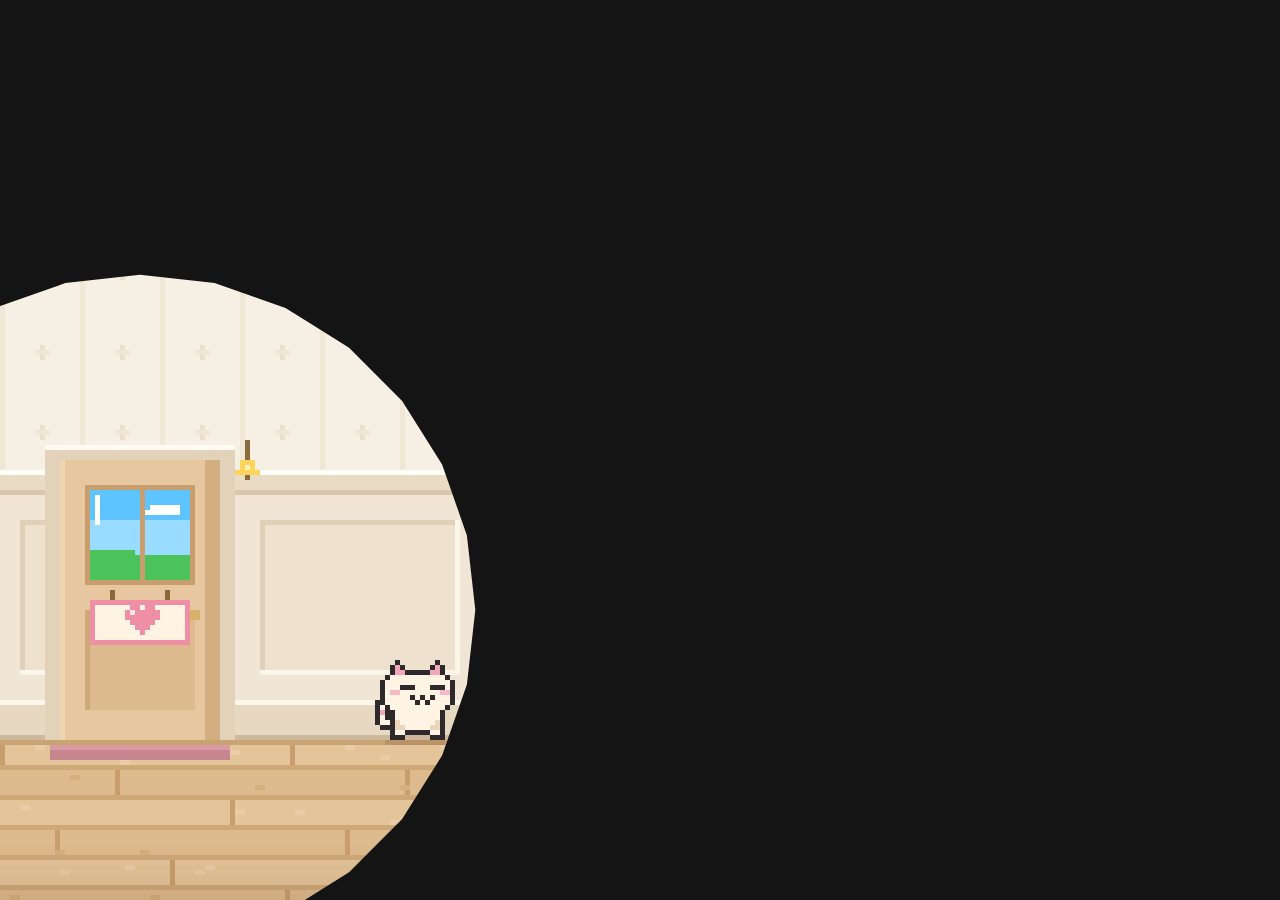
<file: shop/index.html>
<!doctype html>
<html lang="en">
<head>
<meta charset="utf-8" />
<meta name="viewport" content="width=device-width, initial-scale=1, viewport-fit=cover, maximum-scale=1, user-scalable=no" />
<meta name="theme-color" content="#f6efe4" />
<meta name="format-detection" content="telephone=no" />
<meta name="gift-stage" content="shop" />
<meta name="gift-title" content="shop.meta.title" />
<title>For lushiva · II · The Shop</title>
<link rel="icon" href="data:image/svg+xml,%3Csvg xmlns='http://www.w3.org/2000/svg' viewBox='0 0 32 32'%3E%3Ccircle cx='16' cy='16' r='11' fill='%23111'/%3E%3C/svg%3E" />
  <script type="module" crossorigin src="../assets/shop-D6NTVIeF.js"></script>
  <link rel="modulepreload" crossorigin href="../assets/i18n-BRwTRQxV.js">
  <link rel="modulepreload" crossorigin href="../assets/story-LHF2NRcD.js">
  <link rel="modulepreload" crossorigin href="../assets/flow-Cao5Oeu3.js">
  <link rel="modulepreload" crossorigin href="../assets/chrome-eLdyFWNh.js">
  <link rel="modulepreload" crossorigin href="../assets/transition-DNUVGYO9.js">
  <link rel="modulepreload" crossorigin href="../assets/defineProperty-BbfpZ9Tg.js">
  <link rel="modulepreload" crossorigin href="../assets/cat-D6tZsj2J.js">
  <link rel="modulepreload" crossorigin href="../assets/input-eGmwG8PU.js">
  <link rel="modulepreload" crossorigin href="../assets/touch-DG2F420J.js">
  <link rel="modulepreload" crossorigin href="../assets/tiles-Cv-6HPwF.js">
  <link rel="modulepreload" crossorigin href="../assets/camera-D2GWQVF8.js">
  <link rel="modulepreload" crossorigin href="../assets/exhibits-Tc3f0grP.js">
  <link rel="modulepreload" crossorigin href="../assets/ar-foEtQECV.js">
  <link rel="modulepreload" crossorigin href="../assets/preload-helper-CRzLMJPS.js">
  <link rel="stylesheet" crossorigin href="../assets/story-Cqzj4fjh.css">
  <link rel="stylesheet" crossorigin href="../assets/chrome-BGvVdkZl.css">
  <link rel="stylesheet" crossorigin href="../assets/shop-DJ_RzlDk.css">
</head>
<body><div id="gift-curtain" aria-hidden="true"><style>#gift-curtain{position:fixed;inset:0;z-index:120;display:flex;flex-direction:column;align-items:center;justify-content:center;gap:14px;background:var(--gcc-bg,#eeece8);color:var(--gcc-ink,#141414);font:13px/1.4 'Source Serif','Noto Serif SC Sub','Songti SC','STSong',Georgia,serif;letter-spacing:.14em;opacity:1;transition:opacity .42s cubic-bezier(.65,0,.35,1);-webkit-user-select:none;user-select:none;touch-action:none}#gift-curtain.gcc-out{opacity:0;pointer-events:none}#gift-curtain.gcc-gone{display:none}#gift-curtain .gcc-stage{position:relative;width:64px;height:66px;opacity:0;transform:translateY(6px);transition:opacity .3s ease,transform .4s cubic-bezier(.16,.84,.24,1)}#gift-curtain.gcc-late .gcc-stage{opacity:1;transform:none}#gift-curtain .gcc-pig{position:absolute;left:0;bottom:8px;image-rendering:pixelated;transform-origin:50% 100%;animation:gcc-hop .84s steps(1,end) infinite}#gift-curtain .gcc-sh{position:absolute;left:14px;bottom:2px;width:36px;height:5px;background:currentColor;opacity:.16;animation:gcc-sh .84s steps(1,end) infinite}@keyframes gcc-hop{0%{transform:translateY(0) scale(1.14,.86)}12%{transform:translateY(-6px) scale(.94,1.08)}24%{transform:translateY(-12px) scale(.96,1.05)}36%{transform:translateY(-15px) scale(1,1)}50%{transform:translateY(-15px) scale(1,1)}62%{transform:translateY(-12px)}74%{transform:translateY(-6px) scale(.97,1.04)}88%{transform:translateY(0) scale(1.1,.9)}100%{transform:translateY(0) scale(1.14,.86)}}@keyframes gcc-sh{0%,88%,100%{transform:scaleX(1)}12%,74%{transform:scaleX(.8)}24%,62%{transform:scaleX(.66)}36%,50%{transform:scaleX(.58)}}#gift-curtain .gcc-bar{width:120px;height:4px;box-shadow:0 0 0 1px currentColor;opacity:0;transition:opacity .3s}#gift-curtain.gcc-prog.gcc-late .gcc-bar{opacity:.7}#gift-curtain .gcc-bar i{display:block;height:100%;width:0;background:currentColor;transition:width .25s steps(4,end)}#gift-curtain .gcc-msg{display:none;margin:4px 0 0;text-align:center;max-width:80vw;line-height:1.7}#gift-curtain .gcc-acts{display:none;gap:18px}#gift-curtain .gcc-acts a{color:inherit;text-decoration:none;border-bottom:1px solid currentColor;padding:6px 2px;cursor:pointer}#gift-curtain.gcc-slow .gcc-msg,#gift-curtain.gcc-fail .gcc-msg{display:block}#gift-curtain.gcc-slow .gcc-acts,#gift-curtain.gcc-fail .gcc-acts{display:flex}#gift-curtain.gcc-fail .gcc-pig{animation:none;transform:rotate(-8deg)}#gift-curtain.gcc-fail .gcc-sh,#gift-curtain.gcc-fail .gcc-bar{display:none}#gift-curtain.gcc-solid .gcc-stage,#gift-curtain.gcc-solid .gcc-bar{opacity:0}@media (prefers-reduced-motion:reduce){#gift-curtain,#gift-curtain *{animation:none!important;transition:none!important}}</style><div class="gcc-stage"><svg class="gcc-pig" viewBox="0 0 16 13" width="64" height="52" shape-rendering="crispEdges" aria-hidden="true"><rect x="2" y="0" width="1" height="1" fill="#2E2A2B"/><rect x="3" y="0" width="1" height="1" fill="#2E2A2B"/><rect x="12" y="0" width="1" height="1" fill="#2E2A2B"/><rect x="13" y="0" width="1" height="1" fill="#2E2A2B"/><rect x="1" y="1" width="1" height="1" fill="#2E2A2B"/><rect x="2" y="1" width="1" height="1" fill="#F9C6CF"/><rect x="3" y="1" width="1" height="1" fill="#F9C6CF"/><rect x="4" y="1" width="1" height="1" fill="#2E2A2B"/><rect x="11" y="1" width="1" height="1" fill="#2E2A2B"/><rect x="12" y="1" width="1" height="1" fill="#F9C6CF"/><rect x="13" y="1" width="1" height="1" fill="#F9C6CF"/><rect x="14" y="1" width="1" height="1" fill="#2E2A2B"/><rect x="1" y="2" width="1" height="1" fill="#2E2A2B"/><rect x="2" y="2" width="1" height="1" fill="#F9C6CF"/><rect x="3" y="2" width="1" height="1" fill="#F9C6CF"/><rect x="4" y="2" width="1" height="1" fill="#F9C6CF"/><rect x="5" y="2" width="1" height="1" fill="#2E2A2B"/><rect x="6" y="2" width="1" height="1" fill="#2E2A2B"/><rect x="7" y="2" width="1" height="1" fill="#2E2A2B"/><rect x="8" y="2" width="1" height="1" fill="#2E2A2B"/><rect x="9" y="2" width="1" height="1" fill="#2E2A2B"/><rect x="10" y="2" width="1" height="1" fill="#2E2A2B"/><rect x="11" y="2" width="1" height="1" fill="#F9C6CF"/><rect x="12" y="2" width="1" height="1" fill="#F9C6CF"/><rect x="13" y="2" width="1" height="1" fill="#F9C6CF"/><rect x="14" y="2" width="1" height="1" fill="#2E2A2B"/><rect x="0" y="3" width="1" height="1" fill="#2E2A2B"/><rect x="1" y="3" width="1" height="1" fill="#F9C6CF"/><rect x="2" y="3" width="1" height="1" fill="#FFFFFF"/><rect x="3" y="3" width="1" height="1" fill="#F9C6CF"/><rect x="4" y="3" width="1" height="1" fill="#F9C6CF"/><rect x="5" y="3" width="1" height="1" fill="#F9C6CF"/><rect x="6" y="3" width="1" height="1" fill="#F9C6CF"/><rect x="7" y="3" width="1" height="1" fill="#F9C6CF"/><rect x="8" y="3" width="1" height="1" fill="#F9C6CF"/><rect x="9" y="3" width="1" height="1" fill="#F9C6CF"/><rect x="10" y="3" width="1" height="1" fill="#F9C6CF"/><rect x="11" y="3" width="1" height="1" fill="#F9C6CF"/><rect x="12" y="3" width="1" height="1" fill="#F9C6CF"/><rect x="13" y="3" width="1" height="1" fill="#F9C6CF"/><rect x="14" y="3" width="1" height="1" fill="#F9C6CF"/><rect x="15" y="3" width="1" height="1" fill="#2E2A2B"/><rect x="0" y="4" width="1" height="1" fill="#2E2A2B"/><rect x="1" y="4" width="1" height="1" fill="#F9C6CF"/><rect x="2" y="4" width="1" height="1" fill="#F9C6CF"/><rect x="3" y="4" width="1" height="1" fill="#F9C6CF"/><rect x="4" y="4" width="1" height="1" fill="#F9C6CF"/><rect x="5" y="4" width="1" height="1" fill="#F9C6CF"/><rect x="6" y="4" width="1" height="1" fill="#F9C6CF"/><rect x="7" y="4" width="1" height="1" fill="#F9C6CF"/><rect x="8" y="4" width="1" height="1" fill="#F9C6CF"/><rect x="9" y="4" width="1" height="1" fill="#F9C6CF"/><rect x="10" y="4" width="1" height="1" fill="#F9C6CF"/><rect x="11" y="4" width="1" height="1" fill="#F9C6CF"/><rect x="12" y="4" width="1" height="1" fill="#F9C6CF"/><rect x="13" y="4" width="1" height="1" fill="#F9C6CF"/><rect x="14" y="4" width="1" height="1" fill="#F9C6CF"/><rect x="15" y="4" width="1" height="1" fill="#2E2A2B"/><rect x="0" y="5" width="1" height="1" fill="#2E2A2B"/><rect x="1" y="5" width="1" height="1" fill="#F9C6CF"/><rect x="2" y="5" width="1" height="1" fill="#F9C6CF"/><rect x="3" y="5" width="1" height="1" fill="#2E2A2B"/><rect x="4" y="5" width="1" height="1" fill="#F9C6CF"/><rect x="5" y="5" width="1" height="1" fill="#F9C6CF"/><rect x="6" y="5" width="1" height="1" fill="#F9C6CF"/><rect x="7" y="5" width="1" height="1" fill="#F9C6CF"/><rect x="8" y="5" width="1" height="1" fill="#F9C6CF"/><rect x="9" y="5" width="1" height="1" fill="#F9C6CF"/><rect x="10" y="5" width="1" height="1" fill="#F9C6CF"/><rect x="11" y="5" width="1" height="1" fill="#F9C6CF"/><rect x="12" y="5" width="1" height="1" fill="#2E2A2B"/><rect x="13" y="5" width="1" height="1" fill="#F9C6CF"/><rect x="14" y="5" width="1" height="1" fill="#F9C6CF"/><rect x="15" y="5" width="1" height="1" fill="#2E2A2B"/><rect x="0" y="6" width="1" height="1" fill="#2E2A2B"/><rect x="1" y="6" width="1" height="1" fill="#F9C6CF"/><rect x="2" y="6" width="1" height="1" fill="#F4A7B9"/><rect x="3" y="6" width="1" height="1" fill="#F4A7B9"/><rect x="4" y="6" width="1" height="1" fill="#F9C6CF"/><rect x="5" y="6" width="1" height="1" fill="#EE8FA6"/><rect x="6" y="6" width="1" height="1" fill="#EE8FA6"/><rect x="7" y="6" width="1" height="1" fill="#EE8FA6"/><rect x="8" y="6" width="1" height="1" fill="#EE8FA6"/><rect x="9" y="6" width="1" height="1" fill="#EE8FA6"/><rect x="10" y="6" width="1" height="1" fill="#EE8FA6"/><rect x="11" y="6" width="1" height="1" fill="#F9C6CF"/><rect x="12" y="6" width="1" height="1" fill="#F4A7B9"/><rect x="13" y="6" width="1" height="1" fill="#F4A7B9"/><rect x="14" y="6" width="1" height="1" fill="#F9C6CF"/><rect x="15" y="6" width="1" height="1" fill="#2E2A2B"/><rect x="0" y="7" width="1" height="1" fill="#2E2A2B"/><rect x="1" y="7" width="1" height="1" fill="#F9C6CF"/><rect x="2" y="7" width="1" height="1" fill="#F9C6CF"/><rect x="3" y="7" width="1" height="1" fill="#F9C6CF"/><rect x="4" y="7" width="1" height="1" fill="#F9C6CF"/><rect x="5" y="7" width="1" height="1" fill="#EE8FA6"/><rect x="6" y="7" width="1" height="1" fill="#B85A72"/><rect x="7" y="7" width="1" height="1" fill="#EE8FA6"/><rect x="8" y="7" width="1" height="1" fill="#EE8FA6"/><rect x="9" y="7" width="1" height="1" fill="#B85A72"/><rect x="10" y="7" width="1" height="1" fill="#EE8FA6"/><rect x="11" y="7" width="1" height="1" fill="#F9C6CF"/><rect x="12" y="7" width="1" height="1" fill="#F9C6CF"/><rect x="13" y="7" width="1" height="1" fill="#F9C6CF"/><rect x="14" y="7" width="1" height="1" fill="#F9C6CF"/><rect x="15" y="7" width="1" height="1" fill="#2E2A2B"/><rect x="0" y="8" width="1" height="1" fill="#2E2A2B"/><rect x="1" y="8" width="1" height="1" fill="#F9C6CF"/><rect x="2" y="8" width="1" height="1" fill="#F9C6CF"/><rect x="3" y="8" width="1" height="1" fill="#F9C6CF"/><rect x="4" y="8" width="1" height="1" fill="#F9C6CF"/><rect x="5" y="8" width="1" height="1" fill="#EE8FA6"/><rect x="6" y="8" width="1" height="1" fill="#EE8FA6"/><rect x="7" y="8" width="1" height="1" fill="#EE8FA6"/><rect x="8" y="8" width="1" height="1" fill="#EE8FA6"/><rect x="9" y="8" width="1" height="1" fill="#EE8FA6"/><rect x="10" y="8" width="1" height="1" fill="#EE8FA6"/><rect x="11" y="8" width="1" height="1" fill="#F9C6CF"/><rect x="12" y="8" width="1" height="1" fill="#F9C6CF"/><rect x="13" y="8" width="1" height="1" fill="#F9C6CF"/><rect x="14" y="8" width="1" height="1" fill="#F9C6CF"/><rect x="15" y="8" width="1" height="1" fill="#2E2A2B"/><rect x="1" y="9" width="1" height="1" fill="#2E2A2B"/><rect x="2" y="9" width="1" height="1" fill="#F9C6CF"/><rect x="3" y="9" width="1" height="1" fill="#F9C6CF"/><rect x="4" y="9" width="1" height="1" fill="#F9C6CF"/><rect x="5" y="9" width="1" height="1" fill="#F9C6CF"/><rect x="6" y="9" width="1" height="1" fill="#F9C6CF"/><rect x="7" y="9" width="1" height="1" fill="#F9C6CF"/><rect x="8" y="9" width="1" height="1" fill="#F9C6CF"/><rect x="9" y="9" width="1" height="1" fill="#F9C6CF"/><rect x="10" y="9" width="1" height="1" fill="#F9C6CF"/><rect x="11" y="9" width="1" height="1" fill="#F9C6CF"/><rect x="12" y="9" width="1" height="1" fill="#F9C6CF"/><rect x="13" y="9" width="1" height="1" fill="#F9C6CF"/><rect x="14" y="9" width="1" height="1" fill="#2E2A2B"/><rect x="2" y="10" width="1" height="1" fill="#2E2A2B"/><rect x="3" y="10" width="1" height="1" fill="#2E2A2B"/><rect x="4" y="10" width="1" height="1" fill="#2E2A2B"/><rect x="5" y="10" width="1" height="1" fill="#F9C6CF"/><rect x="6" y="10" width="1" height="1" fill="#F9C6CF"/><rect x="7" y="10" width="1" height="1" fill="#F9C6CF"/><rect x="8" y="10" width="1" height="1" fill="#F9C6CF"/><rect x="9" y="10" width="1" height="1" fill="#F9C6CF"/><rect x="10" y="10" width="1" height="1" fill="#F9C6CF"/><rect x="11" y="10" width="1" height="1" fill="#2E2A2B"/><rect x="12" y="10" width="1" height="1" fill="#2E2A2B"/><rect x="13" y="10" width="1" height="1" fill="#2E2A2B"/><rect x="3" y="11" width="1" height="1" fill="#2E2A2B"/><rect x="4" y="11" width="1" height="1" fill="#F9C6CF"/><rect x="5" y="11" width="1" height="1" fill="#2E2A2B"/><rect x="10" y="11" width="1" height="1" fill="#2E2A2B"/><rect x="11" y="11" width="1" height="1" fill="#F9C6CF"/><rect x="12" y="11" width="1" height="1" fill="#2E2A2B"/><rect x="3" y="12" width="1" height="1" fill="#2E2A2B"/><rect x="4" y="12" width="1" height="1" fill="#2E2A2B"/><rect x="11" y="12" width="1" height="1" fill="#2E2A2B"/><rect x="12" y="12" width="1" height="1" fill="#2E2A2B"/></svg><i class="gcc-sh"></i></div><div class="gcc-bar"><i></i></div><p class="gcc-msg"></p><div class="gcc-acts"><a class="gcc-retry" href="#"></a><a class="gcc-skip" href="./"></a></div></div><script>(function(){
var d=document,c=d.getElementById('gift-curtain');if(!c)return;
var S={"meadow":["#5EC4FF","草地","the meadow"],"flower":["#f3d4e0","花林","the flower wood"],"mushroom":["#1a2830","蘑菇林","the mushroom wood"],"shop":["#f6efe4","小店","the shop"],"night":["#0b0b0c","夜路","the night path"],"jelly":["#cfcdc8","果冻标本","jelly studies"],"sea":["#0d2c3b","海里","the sea"],"sky":["#04060b","长春的天空","the sky"],"coop":["#5EC4FF","一起玩","together"],"home":["#f3ebe0","小家","our home"],"ar":["#eeece8","桌上","on the table"]},N={"meadow":"shop/","shop":"night/","night":"jelly/","jelly":"sea/","sea":"sky/","sky":"coop/","coop":"flower/","flower":"mushroom/","mushroom":"home/","home":"","ar":"shop/"},T={"zh":{"wait":"马上就好","slow":"还在努力加载…","oops":"哎呀，这一页卡住了","retry":"再试一次","skip":"跳到下一站"},"en":{"wait":"one moment","slow":"still loading…","oops":"oops, this page got stuck","retry":"try again","skip":"skip ahead"}};
var m=d.querySelector('meta[name="gift-stage"]'),st=m?m.content:'meadow',q=new URLSearchParams(location.search);
var L='en';try{L=q.get('lang')||localStorage.getItem('jelly.lang')||(/^zh/i.test(navigator.language)?'zh':'en')}catch(e){}L=/^zh/i.test(L)?'zh':'en';var t=T[L];
var col=(S[st]||S.ar)[0],solid=false;
try{var s=JSON.parse(sessionStorage.getItem('gift.curtain')||'null');if(s&&s.to===st&&Date.now()-s.t<30000){col=s.c;if(s.img){c.style.backgroundImage='url("'+s.img+'")';c.style.backgroundSize='cover';c.style.backgroundPosition='center';c.style.backgroundRepeat='no-repeat'}}sessionStorage.removeItem('gift.curtain')}catch(e){}
function ink(h){var x=parseInt(h.slice(1),16);var r=x>>16&255,g=x>>8&255,b=x&255;return (r*299+g*587+b*114)/1000>150?'#141414':'#f6efe4'}
function paint(bg){c.style.setProperty('--gcc-bg',bg);c.style.setProperty('--gcc-ink',ink(bg))}
paint(col,st);c.setAttribute('lang',L==='zh'?'zh-CN':'en');
var rel=st==='meadow'?'./':'../',carry=[];['lang','dev','sound'].forEach(function(k){if(q.has(k))carry.push(k+'='+encodeURIComponent(q.get(k)))});
var nx=c.querySelector('.gcc-skip');nx.href=rel+(N[st]||'')+(carry.length?'?'+carry.join('&'):'');nx.textContent=t.skip;
var rt=c.querySelector('.gcc-retry');rt.textContent=t.retry;rt.addEventListener('click',function(e){e.preventDefault();location.reload()});
var msg=c.querySelector('.gcc-msg'),bar=c.querySelector('.gcc-bar i');
var C=window.__curtain={el:c,stage:st,lang:L,shown:true,held:0,errors:[],
 progress:function(p){c.classList.add('gcc-prog');bar.style.width=Math.round(Math.max(0,Math.min(1,p))*100)+'%'},
 reveal:function(ms){if(!C.shown)return;C.shown=false;clearTimeout(slowT);clearTimeout(lateT);c.classList.remove('gcc-slow','gcc-fail');var f=function(){c.classList.add('gcc-gone')};
  if(ms===0||matchMedia('(prefers-reduced-motion: reduce)').matches){c.classList.add('gcc-out');f();return}
  if(ms)c.style.transitionDuration=ms+'ms';c.classList.add('gcc-out');setTimeout(f,(ms||420)+40)},
 cover:function(bg,stage){C.shown=true;clearTimeout(slowT);clearTimeout(lateT);c.classList.remove('gcc-gone','gcc-out','gcc-slow','gcc-fail','gcc-prog','gcc-late');c.style.transitionDuration='';paint(bg);lateT=setTimeout(late,700)},
 fail:function(why){if(why)C.errors.push(String(why));if(!C.shown)return;c.classList.remove('gcc-out','gcc-gone','gcc-slow');c.classList.add('gcc-fail','gcc-late');msg.textContent=t.oops},
 paint:paint,ink:ink,txt:t};
function late(){if(C.shown)c.classList.add('gcc-late')}var lateT=setTimeout(late,700);
var slowT=setTimeout(function(){if(C.shown&&!c.classList.contains('gcc-fail')){c.classList.add('gcc-slow','gcc-late');msg.textContent=t.slow}},20000);
function err(e){if(!C.shown)return;var tg=e&&e.target;if(tg&&tg!==window&&tg.tagName&&!/^(SCRIPT|LINK)$/.test(tg.tagName))return;
 C.errors.push(String(e&&(e.message||e.reason&&(e.reason.message||e.reason))||e));setTimeout(function(){if(C.shown)C.fail()},2500)}
window.addEventListener('error',err,true);window.addEventListener('unhandledrejection',err);
window.addEventListener('pageshow',function(e){if(!e.persisted)return;clearTimeout(lateT);C.reveal(0);var v=d.querySelectorAll('.gift-iris,.pink-veil');for(var i=0;i<v.length;i++){v[i].style.transition='opacity .35s';v[i].style.opacity='0'}});
})();</script>
<main id="game" aria-live="off"></main>
</body>
</html>
</file>
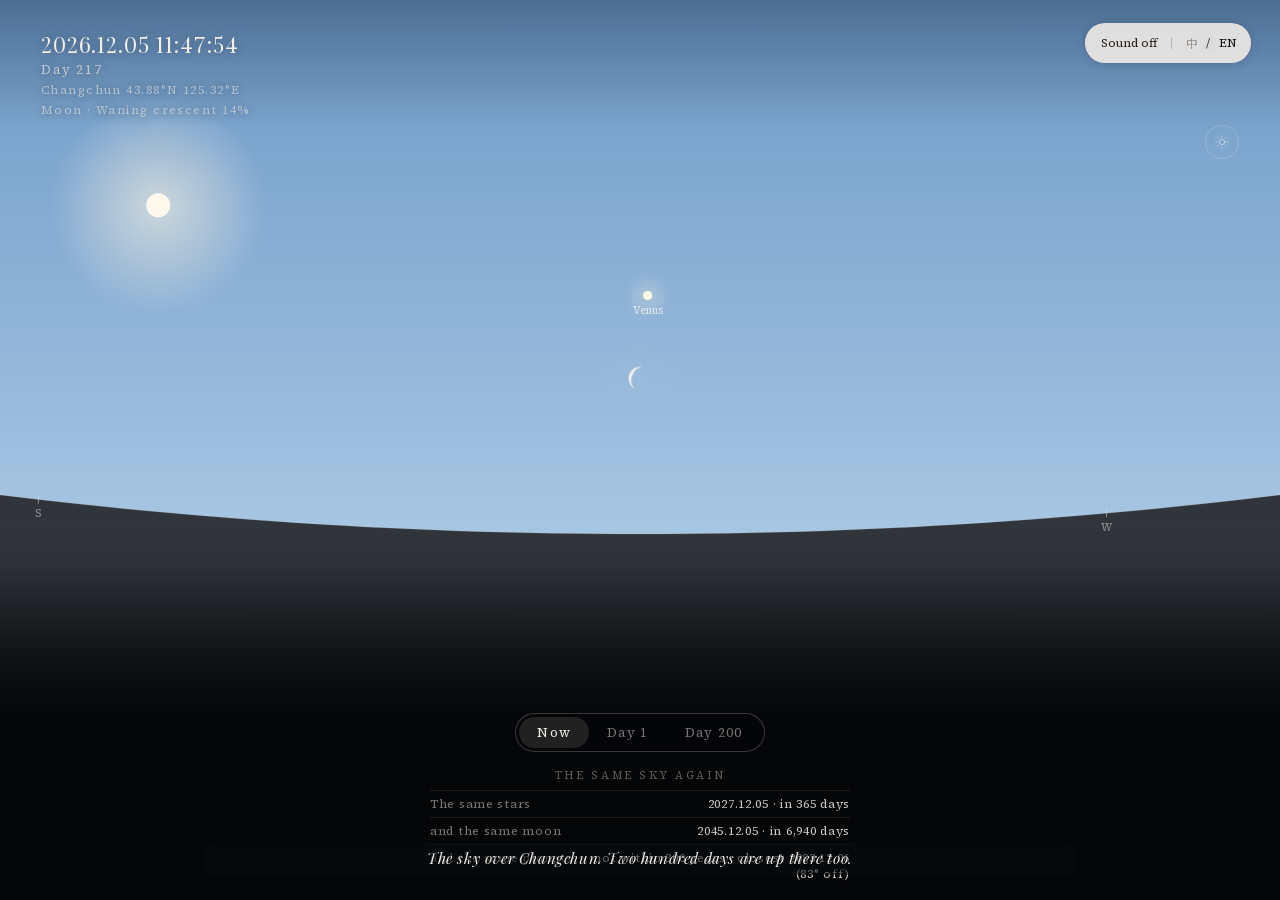
<file: sky/index.html>
<!doctype html>
<html lang="en">
<head>
<meta charset="utf-8" />
<meta name="viewport" content="width=device-width, initial-scale=1, viewport-fit=cover, maximum-scale=1, user-scalable=no" />
<meta name="theme-color" content="#04060b" />
<meta name="format-detection" content="telephone=no" />
<meta name="gift-stage" content="sky" />
<meta name="gift-title" content="sky.meta.title" />
<title>The sky, that night</title>
<link rel="icon" href="data:image/svg+xml,%3Csvg xmlns='http://www.w3.org/2000/svg' viewBox='0 0 32 32'%3E%3Ccircle cx='16' cy='16' r='11' fill='%23111'/%3E%3C/svg%3E" />
  <script type="module" crossorigin src="../assets/sky-45xVu9jf.js"></script>
  <link rel="modulepreload" crossorigin href="../assets/i18n-BRwTRQxV.js">
  <link rel="modulepreload" crossorigin href="../assets/story-LHF2NRcD.js">
  <link rel="modulepreload" crossorigin href="../assets/flow-Cao5Oeu3.js">
  <link rel="modulepreload" crossorigin href="../assets/chrome-eLdyFWNh.js">
  <link rel="modulepreload" crossorigin href="../assets/transition-DNUVGYO9.js">
  <link rel="modulepreload" crossorigin href="../assets/dawn-DVG1g8d_.js">
  <link rel="stylesheet" crossorigin href="../assets/story-Cqzj4fjh.css">
  <link rel="stylesheet" crossorigin href="../assets/chrome-BGvVdkZl.css">
  <link rel="stylesheet" crossorigin href="../assets/sky-D8s2RjOT.css">
</head>
<body><div id="gift-curtain" aria-hidden="true"><style>#gift-curtain{position:fixed;inset:0;z-index:120;display:flex;flex-direction:column;align-items:center;justify-content:center;gap:14px;background:var(--gcc-bg,#eeece8);color:var(--gcc-ink,#141414);font:13px/1.4 'Source Serif','Noto Serif SC Sub','Songti SC','STSong',Georgia,serif;letter-spacing:.14em;opacity:1;transition:opacity .42s cubic-bezier(.65,0,.35,1);-webkit-user-select:none;user-select:none;touch-action:none}#gift-curtain.gcc-out{opacity:0;pointer-events:none}#gift-curtain.gcc-gone{display:none}#gift-curtain .gcc-stage{position:relative;width:64px;height:66px;opacity:0;transform:translateY(6px);transition:opacity .3s ease,transform .4s cubic-bezier(.16,.84,.24,1)}#gift-curtain.gcc-late .gcc-stage{opacity:1;transform:none}#gift-curtain .gcc-pig{position:absolute;left:0;bottom:8px;image-rendering:pixelated;transform-origin:50% 100%;animation:gcc-hop .84s steps(1,end) infinite}#gift-curtain .gcc-sh{position:absolute;left:14px;bottom:2px;width:36px;height:5px;background:currentColor;opacity:.16;animation:gcc-sh .84s steps(1,end) infinite}@keyframes gcc-hop{0%{transform:translateY(0) scale(1.14,.86)}12%{transform:translateY(-6px) scale(.94,1.08)}24%{transform:translateY(-12px) scale(.96,1.05)}36%{transform:translateY(-15px) scale(1,1)}50%{transform:translateY(-15px) scale(1,1)}62%{transform:translateY(-12px)}74%{transform:translateY(-6px) scale(.97,1.04)}88%{transform:translateY(0) scale(1.1,.9)}100%{transform:translateY(0) scale(1.14,.86)}}@keyframes gcc-sh{0%,88%,100%{transform:scaleX(1)}12%,74%{transform:scaleX(.8)}24%,62%{transform:scaleX(.66)}36%,50%{transform:scaleX(.58)}}#gift-curtain .gcc-bar{width:120px;height:4px;box-shadow:0 0 0 1px currentColor;opacity:0;transition:opacity .3s}#gift-curtain.gcc-prog.gcc-late .gcc-bar{opacity:.7}#gift-curtain .gcc-bar i{display:block;height:100%;width:0;background:currentColor;transition:width .25s steps(4,end)}#gift-curtain .gcc-msg{display:none;margin:4px 0 0;text-align:center;max-width:80vw;line-height:1.7}#gift-curtain .gcc-acts{display:none;gap:18px}#gift-curtain .gcc-acts a{color:inherit;text-decoration:none;border-bottom:1px solid currentColor;padding:6px 2px;cursor:pointer}#gift-curtain.gcc-slow .gcc-msg,#gift-curtain.gcc-fail .gcc-msg{display:block}#gift-curtain.gcc-slow .gcc-acts,#gift-curtain.gcc-fail .gcc-acts{display:flex}#gift-curtain.gcc-fail .gcc-pig{animation:none;transform:rotate(-8deg)}#gift-curtain.gcc-fail .gcc-sh,#gift-curtain.gcc-fail .gcc-bar{display:none}#gift-curtain.gcc-solid .gcc-stage,#gift-curtain.gcc-solid .gcc-bar{opacity:0}@media (prefers-reduced-motion:reduce){#gift-curtain,#gift-curtain *{animation:none!important;transition:none!important}}</style><div class="gcc-stage"><svg class="gcc-pig" viewBox="0 0 16 13" width="64" height="52" shape-rendering="crispEdges" aria-hidden="true"><rect x="2" y="0" width="1" height="1" fill="#2E2A2B"/><rect x="3" y="0" width="1" height="1" fill="#2E2A2B"/><rect x="12" y="0" width="1" height="1" fill="#2E2A2B"/><rect x="13" y="0" width="1" height="1" fill="#2E2A2B"/><rect x="1" y="1" width="1" height="1" fill="#2E2A2B"/><rect x="2" y="1" width="1" height="1" fill="#F9C6CF"/><rect x="3" y="1" width="1" height="1" fill="#F9C6CF"/><rect x="4" y="1" width="1" height="1" fill="#2E2A2B"/><rect x="11" y="1" width="1" height="1" fill="#2E2A2B"/><rect x="12" y="1" width="1" height="1" fill="#F9C6CF"/><rect x="13" y="1" width="1" height="1" fill="#F9C6CF"/><rect x="14" y="1" width="1" height="1" fill="#2E2A2B"/><rect x="1" y="2" width="1" height="1" fill="#2E2A2B"/><rect x="2" y="2" width="1" height="1" fill="#F9C6CF"/><rect x="3" y="2" width="1" height="1" fill="#F9C6CF"/><rect x="4" y="2" width="1" height="1" fill="#F9C6CF"/><rect x="5" y="2" width="1" height="1" fill="#2E2A2B"/><rect x="6" y="2" width="1" height="1" fill="#2E2A2B"/><rect x="7" y="2" width="1" height="1" fill="#2E2A2B"/><rect x="8" y="2" width="1" height="1" fill="#2E2A2B"/><rect x="9" y="2" width="1" height="1" fill="#2E2A2B"/><rect x="10" y="2" width="1" height="1" fill="#2E2A2B"/><rect x="11" y="2" width="1" height="1" fill="#F9C6CF"/><rect x="12" y="2" width="1" height="1" fill="#F9C6CF"/><rect x="13" y="2" width="1" height="1" fill="#F9C6CF"/><rect x="14" y="2" width="1" height="1" fill="#2E2A2B"/><rect x="0" y="3" width="1" height="1" fill="#2E2A2B"/><rect x="1" y="3" width="1" height="1" fill="#F9C6CF"/><rect x="2" y="3" width="1" height="1" fill="#FFFFFF"/><rect x="3" y="3" width="1" height="1" fill="#F9C6CF"/><rect x="4" y="3" width="1" height="1" fill="#F9C6CF"/><rect x="5" y="3" width="1" height="1" fill="#F9C6CF"/><rect x="6" y="3" width="1" height="1" fill="#F9C6CF"/><rect x="7" y="3" width="1" height="1" fill="#F9C6CF"/><rect x="8" y="3" width="1" height="1" fill="#F9C6CF"/><rect x="9" y="3" width="1" height="1" fill="#F9C6CF"/><rect x="10" y="3" width="1" height="1" fill="#F9C6CF"/><rect x="11" y="3" width="1" height="1" fill="#F9C6CF"/><rect x="12" y="3" width="1" height="1" fill="#F9C6CF"/><rect x="13" y="3" width="1" height="1" fill="#F9C6CF"/><rect x="14" y="3" width="1" height="1" fill="#F9C6CF"/><rect x="15" y="3" width="1" height="1" fill="#2E2A2B"/><rect x="0" y="4" width="1" height="1" fill="#2E2A2B"/><rect x="1" y="4" width="1" height="1" fill="#F9C6CF"/><rect x="2" y="4" width="1" height="1" fill="#F9C6CF"/><rect x="3" y="4" width="1" height="1" fill="#F9C6CF"/><rect x="4" y="4" width="1" height="1" fill="#F9C6CF"/><rect x="5" y="4" width="1" height="1" fill="#F9C6CF"/><rect x="6" y="4" width="1" height="1" fill="#F9C6CF"/><rect x="7" y="4" width="1" height="1" fill="#F9C6CF"/><rect x="8" y="4" width="1" height="1" fill="#F9C6CF"/><rect x="9" y="4" width="1" height="1" fill="#F9C6CF"/><rect x="10" y="4" width="1" height="1" fill="#F9C6CF"/><rect x="11" y="4" width="1" height="1" fill="#F9C6CF"/><rect x="12" y="4" width="1" height="1" fill="#F9C6CF"/><rect x="13" y="4" width="1" height="1" fill="#F9C6CF"/><rect x="14" y="4" width="1" height="1" fill="#F9C6CF"/><rect x="15" y="4" width="1" height="1" fill="#2E2A2B"/><rect x="0" y="5" width="1" height="1" fill="#2E2A2B"/><rect x="1" y="5" width="1" height="1" fill="#F9C6CF"/><rect x="2" y="5" width="1" height="1" fill="#F9C6CF"/><rect x="3" y="5" width="1" height="1" fill="#2E2A2B"/><rect x="4" y="5" width="1" height="1" fill="#F9C6CF"/><rect x="5" y="5" width="1" height="1" fill="#F9C6CF"/><rect x="6" y="5" width="1" height="1" fill="#F9C6CF"/><rect x="7" y="5" width="1" height="1" fill="#F9C6CF"/><rect x="8" y="5" width="1" height="1" fill="#F9C6CF"/><rect x="9" y="5" width="1" height="1" fill="#F9C6CF"/><rect x="10" y="5" width="1" height="1" fill="#F9C6CF"/><rect x="11" y="5" width="1" height="1" fill="#F9C6CF"/><rect x="12" y="5" width="1" height="1" fill="#2E2A2B"/><rect x="13" y="5" width="1" height="1" fill="#F9C6CF"/><rect x="14" y="5" width="1" height="1" fill="#F9C6CF"/><rect x="15" y="5" width="1" height="1" fill="#2E2A2B"/><rect x="0" y="6" width="1" height="1" fill="#2E2A2B"/><rect x="1" y="6" width="1" height="1" fill="#F9C6CF"/><rect x="2" y="6" width="1" height="1" fill="#F4A7B9"/><rect x="3" y="6" width="1" height="1" fill="#F4A7B9"/><rect x="4" y="6" width="1" height="1" fill="#F9C6CF"/><rect x="5" y="6" width="1" height="1" fill="#EE8FA6"/><rect x="6" y="6" width="1" height="1" fill="#EE8FA6"/><rect x="7" y="6" width="1" height="1" fill="#EE8FA6"/><rect x="8" y="6" width="1" height="1" fill="#EE8FA6"/><rect x="9" y="6" width="1" height="1" fill="#EE8FA6"/><rect x="10" y="6" width="1" height="1" fill="#EE8FA6"/><rect x="11" y="6" width="1" height="1" fill="#F9C6CF"/><rect x="12" y="6" width="1" height="1" fill="#F4A7B9"/><rect x="13" y="6" width="1" height="1" fill="#F4A7B9"/><rect x="14" y="6" width="1" height="1" fill="#F9C6CF"/><rect x="15" y="6" width="1" height="1" fill="#2E2A2B"/><rect x="0" y="7" width="1" height="1" fill="#2E2A2B"/><rect x="1" y="7" width="1" height="1" fill="#F9C6CF"/><rect x="2" y="7" width="1" height="1" fill="#F9C6CF"/><rect x="3" y="7" width="1" height="1" fill="#F9C6CF"/><rect x="4" y="7" width="1" height="1" fill="#F9C6CF"/><rect x="5" y="7" width="1" height="1" fill="#EE8FA6"/><rect x="6" y="7" width="1" height="1" fill="#B85A72"/><rect x="7" y="7" width="1" height="1" fill="#EE8FA6"/><rect x="8" y="7" width="1" height="1" fill="#EE8FA6"/><rect x="9" y="7" width="1" height="1" fill="#B85A72"/><rect x="10" y="7" width="1" height="1" fill="#EE8FA6"/><rect x="11" y="7" width="1" height="1" fill="#F9C6CF"/><rect x="12" y="7" width="1" height="1" fill="#F9C6CF"/><rect x="13" y="7" width="1" height="1" fill="#F9C6CF"/><rect x="14" y="7" width="1" height="1" fill="#F9C6CF"/><rect x="15" y="7" width="1" height="1" fill="#2E2A2B"/><rect x="0" y="8" width="1" height="1" fill="#2E2A2B"/><rect x="1" y="8" width="1" height="1" fill="#F9C6CF"/><rect x="2" y="8" width="1" height="1" fill="#F9C6CF"/><rect x="3" y="8" width="1" height="1" fill="#F9C6CF"/><rect x="4" y="8" width="1" height="1" fill="#F9C6CF"/><rect x="5" y="8" width="1" height="1" fill="#EE8FA6"/><rect x="6" y="8" width="1" height="1" fill="#EE8FA6"/><rect x="7" y="8" width="1" height="1" fill="#EE8FA6"/><rect x="8" y="8" width="1" height="1" fill="#EE8FA6"/><rect x="9" y="8" width="1" height="1" fill="#EE8FA6"/><rect x="10" y="8" width="1" height="1" fill="#EE8FA6"/><rect x="11" y="8" width="1" height="1" fill="#F9C6CF"/><rect x="12" y="8" width="1" height="1" fill="#F9C6CF"/><rect x="13" y="8" width="1" height="1" fill="#F9C6CF"/><rect x="14" y="8" width="1" height="1" fill="#F9C6CF"/><rect x="15" y="8" width="1" height="1" fill="#2E2A2B"/><rect x="1" y="9" width="1" height="1" fill="#2E2A2B"/><rect x="2" y="9" width="1" height="1" fill="#F9C6CF"/><rect x="3" y="9" width="1" height="1" fill="#F9C6CF"/><rect x="4" y="9" width="1" height="1" fill="#F9C6CF"/><rect x="5" y="9" width="1" height="1" fill="#F9C6CF"/><rect x="6" y="9" width="1" height="1" fill="#F9C6CF"/><rect x="7" y="9" width="1" height="1" fill="#F9C6CF"/><rect x="8" y="9" width="1" height="1" fill="#F9C6CF"/><rect x="9" y="9" width="1" height="1" fill="#F9C6CF"/><rect x="10" y="9" width="1" height="1" fill="#F9C6CF"/><rect x="11" y="9" width="1" height="1" fill="#F9C6CF"/><rect x="12" y="9" width="1" height="1" fill="#F9C6CF"/><rect x="13" y="9" width="1" height="1" fill="#F9C6CF"/><rect x="14" y="9" width="1" height="1" fill="#2E2A2B"/><rect x="2" y="10" width="1" height="1" fill="#2E2A2B"/><rect x="3" y="10" width="1" height="1" fill="#2E2A2B"/><rect x="4" y="10" width="1" height="1" fill="#2E2A2B"/><rect x="5" y="10" width="1" height="1" fill="#F9C6CF"/><rect x="6" y="10" width="1" height="1" fill="#F9C6CF"/><rect x="7" y="10" width="1" height="1" fill="#F9C6CF"/><rect x="8" y="10" width="1" height="1" fill="#F9C6CF"/><rect x="9" y="10" width="1" height="1" fill="#F9C6CF"/><rect x="10" y="10" width="1" height="1" fill="#F9C6CF"/><rect x="11" y="10" width="1" height="1" fill="#2E2A2B"/><rect x="12" y="10" width="1" height="1" fill="#2E2A2B"/><rect x="13" y="10" width="1" height="1" fill="#2E2A2B"/><rect x="3" y="11" width="1" height="1" fill="#2E2A2B"/><rect x="4" y="11" width="1" height="1" fill="#F9C6CF"/><rect x="5" y="11" width="1" height="1" fill="#2E2A2B"/><rect x="10" y="11" width="1" height="1" fill="#2E2A2B"/><rect x="11" y="11" width="1" height="1" fill="#F9C6CF"/><rect x="12" y="11" width="1" height="1" fill="#2E2A2B"/><rect x="3" y="12" width="1" height="1" fill="#2E2A2B"/><rect x="4" y="12" width="1" height="1" fill="#2E2A2B"/><rect x="11" y="12" width="1" height="1" fill="#2E2A2B"/><rect x="12" y="12" width="1" height="1" fill="#2E2A2B"/></svg><i class="gcc-sh"></i></div><div class="gcc-bar"><i></i></div><p class="gcc-msg"></p><div class="gcc-acts"><a class="gcc-retry" href="#"></a><a class="gcc-skip" href="./"></a></div></div><script>(function(){
var d=document,c=d.getElementById('gift-curtain');if(!c)return;
var S={"meadow":["#5EC4FF","草地","the meadow"],"flower":["#f3d4e0","花林","the flower wood"],"mushroom":["#1a2830","蘑菇林","the mushroom wood"],"shop":["#f6efe4","小店","the shop"],"night":["#0b0b0c","夜路","the night path"],"jelly":["#cfcdc8","果冻标本","jelly studies"],"sea":["#0d2c3b","海里","the sea"],"sky":["#04060b","长春的天空","the sky"],"coop":["#5EC4FF","一起玩","together"],"home":["#f3ebe0","小家","our home"],"ar":["#eeece8","桌上","on the table"]},N={"meadow":"shop/","shop":"night/","night":"jelly/","jelly":"sea/","sea":"sky/","sky":"coop/","coop":"flower/","flower":"mushroom/","mushroom":"home/","home":"","ar":"shop/"},T={"zh":{"wait":"马上就好","slow":"还在努力加载…","oops":"哎呀，这一页卡住了","retry":"再试一次","skip":"跳到下一站"},"en":{"wait":"one moment","slow":"still loading…","oops":"oops, this page got stuck","retry":"try again","skip":"skip ahead"}};
var m=d.querySelector('meta[name="gift-stage"]'),st=m?m.content:'meadow',q=new URLSearchParams(location.search);
var L='en';try{L=q.get('lang')||localStorage.getItem('jelly.lang')||(/^zh/i.test(navigator.language)?'zh':'en')}catch(e){}L=/^zh/i.test(L)?'zh':'en';var t=T[L];
var col=(S[st]||S.ar)[0],solid=false;
try{var s=JSON.parse(sessionStorage.getItem('gift.curtain')||'null');if(s&&s.to===st&&Date.now()-s.t<30000){col=s.c;if(s.img){c.style.backgroundImage='url("'+s.img+'")';c.style.backgroundSize='cover';c.style.backgroundPosition='center';c.style.backgroundRepeat='no-repeat'}}sessionStorage.removeItem('gift.curtain')}catch(e){}
function ink(h){var x=parseInt(h.slice(1),16);var r=x>>16&255,g=x>>8&255,b=x&255;return (r*299+g*587+b*114)/1000>150?'#141414':'#f6efe4'}
function paint(bg){c.style.setProperty('--gcc-bg',bg);c.style.setProperty('--gcc-ink',ink(bg))}
paint(col,st);c.setAttribute('lang',L==='zh'?'zh-CN':'en');
var rel=st==='meadow'?'./':'../',carry=[];['lang','dev','sound'].forEach(function(k){if(q.has(k))carry.push(k+'='+encodeURIComponent(q.get(k)))});
var nx=c.querySelector('.gcc-skip');nx.href=rel+(N[st]||'')+(carry.length?'?'+carry.join('&'):'');nx.textContent=t.skip;
var rt=c.querySelector('.gcc-retry');rt.textContent=t.retry;rt.addEventListener('click',function(e){e.preventDefault();location.reload()});
var msg=c.querySelector('.gcc-msg'),bar=c.querySelector('.gcc-bar i');
var C=window.__curtain={el:c,stage:st,lang:L,shown:true,held:0,errors:[],
 progress:function(p){c.classList.add('gcc-prog');bar.style.width=Math.round(Math.max(0,Math.min(1,p))*100)+'%'},
 reveal:function(ms){if(!C.shown)return;C.shown=false;clearTimeout(slowT);clearTimeout(lateT);c.classList.remove('gcc-slow','gcc-fail');var f=function(){c.classList.add('gcc-gone')};
  if(ms===0||matchMedia('(prefers-reduced-motion: reduce)').matches){c.classList.add('gcc-out');f();return}
  if(ms)c.style.transitionDuration=ms+'ms';c.classList.add('gcc-out');setTimeout(f,(ms||420)+40)},
 cover:function(bg,stage){C.shown=true;clearTimeout(slowT);clearTimeout(lateT);c.classList.remove('gcc-gone','gcc-out','gcc-slow','gcc-fail','gcc-prog','gcc-late');c.style.transitionDuration='';paint(bg);lateT=setTimeout(late,700)},
 fail:function(why){if(why)C.errors.push(String(why));if(!C.shown)return;c.classList.remove('gcc-out','gcc-gone','gcc-slow');c.classList.add('gcc-fail','gcc-late');msg.textContent=t.oops},
 paint:paint,ink:ink,txt:t};
function late(){if(C.shown)c.classList.add('gcc-late')}var lateT=setTimeout(late,700);
var slowT=setTimeout(function(){if(C.shown&&!c.classList.contains('gcc-fail')){c.classList.add('gcc-slow','gcc-late');msg.textContent=t.slow}},20000);
function err(e){if(!C.shown)return;var tg=e&&e.target;if(tg&&tg!==window&&tg.tagName&&!/^(SCRIPT|LINK)$/.test(tg.tagName))return;
 C.errors.push(String(e&&(e.message||e.reason&&(e.reason.message||e.reason))||e));setTimeout(function(){if(C.shown)C.fail()},2500)}
window.addEventListener('error',err,true);window.addEventListener('unhandledrejection',err);
window.addEventListener('pageshow',function(e){if(!e.persisted)return;clearTimeout(lateT);C.reveal(0);var v=d.querySelectorAll('.gift-iris,.pink-veil');for(var i=0;i<v.length;i++){v[i].style.transition='opacity .35s';v[i].style.opacity='0'}});
})();</script>
<main id="sky" aria-live="off"></main>
</body>
</html>
</file>
<file: assets/story-Cqzj4fjh.css>
.gift-whisper{z-index:29;top:auto;left:10%;right:10%;bottom:calc(58px + env(safe-area-inset-bottom,0px));text-align:center;pointer-events:none;color:#f6efe8;letter-spacing:.1em;opacity:0;transition:opacity 1.1s var(--ease,cubic-bezier(.65,0,.35,1)), transform 1.3s var(--ease,cubic-bezier(.65,0,.35,1));text-wrap:balance;text-shadow:0 1px 1px #00000059;background:#1812107a;border-radius:8px;padding:8px 16px;font-size:clamp(14px,3vw,18px);line-height:1.55;position:fixed;transform:translateY(6px)}.gift-whisper.on{opacity:1;transform:none}html[lang=en] .gift-whisper{font-family:var(--display,Georgia, serif);letter-spacing:.04em;font-style:italic}html[data-theme=dark] .gift-whisper{color:#f4efe8;background:#080c1085}@media (prefers-reduced-motion:reduce){.gift-whisper{transition:none}}@media (orientation:landscape),(max-height:520px){.gift-whisper{left:16%;right:16%;bottom:calc(10px + env(safe-area-inset-bottom,0px));padding:5px 14px;font-size:clamp(12px,2.2vw,15px)}}
</file>
<file: assets/chrome-BGvVdkZl.css>
@font-face{font-family:Source Serif;src:url(./SourceSerif4-sub-D5Wb3ic4.woff2)format("woff2");font-weight:200 900;font-style:normal;font-display:swap}@font-face{font-family:Source Serif;src:url(./SourceSerif4-Italic-sub-CfRXuZZD.woff2)format("woff2");font-weight:200 900;font-style:italic;font-display:swap}@font-face{font-family:Noto Serif SC Sub;src:url(./NotoSerifSC-sub-B6z6hsDI.woff2)format("woff2");font-weight:200 900;font-display:swap}@font-face{font-family:Playfair;src:url(./PlayfairDisplay-sub-D0XLzZ42.woff2)format("woff2");font-weight:400 900;font-style:normal;font-display:swap}@font-face{font-family:Playfair;src:url(./PlayfairDisplay-Italic-sub-CRZiZZMe.woff2)format("woff2");font-weight:400 900;font-style:italic;font-display:swap}:root{--ink:#141414;--ink-2:#141414a3;--ink-3:#14141466;--hair:#14141433;--paper:#eeece8;--serif:"Source Serif", "Noto Serif SC Sub", "Songti SC", "STSong", "Noto Serif CJK SC", Georgia, serif;--display:"Playfair", "Noto Serif SC Sub", "Songti SC", serif;--pad:clamp(18px, 3.2vw, 44px);--ease:cubic-bezier(.22,.7,.18,1);--sat:env(safe-area-inset-top,0px);--sab:env(safe-area-inset-bottom,0px);--sal:env(safe-area-inset-left,0px);--sar:env(safe-area-inset-right,0px);--cream:#fff4e4;--pink:#f9c6cf;--pink-2:#ee8fa6;--rose:#f08aa4;--soft-black:#2e2a2b;--cover:#9cc8ee;--butter:#ffd45c;--leaf:#8fcb9b;--lavender:#e4dcf5}[data-theme=dark]{--ink:#f2efe9;--ink-2:#f2efe9a8;--ink-3:#f2efe966;--hair:#f2efe938;--paper:#0b0b0c}*{box-sizing:border-box}html,body{background:var(--paper);height:100%;color:var(--ink);font-family:var(--serif);-webkit-font-smoothing:antialiased;overscroll-behavior:none;touch-action:none;-webkit-user-select:none;user-select:none;-webkit-tap-highlight-color:transparent;margin:0;overflow:hidden}html[lang=zh-CN]{letter-spacing:.02em}button{font:inherit;color:inherit;cursor:pointer;background:0 0;border:0;padding:0}.gift-chrome{z-index:50;top:calc(var(--pad) * .55 + var(--sat));right:calc(var(--pad) * .7 + var(--sar));letter-spacing:.14em;text-transform:uppercase;color:#2a2420;-webkit-backdrop-filter:blur(8px);background:#f6efe8db;border-radius:999px;align-items:center;gap:12px;padding:5px 12px 5px 14px;font-size:12px;display:flex;position:fixed;box-shadow:0 1px 10px #14100c2e}.gift-chrome button{transition:color .3s var(--ease);color:#2a2420;padding:6px 2px}.gift-chrome button:hover,.gift-chrome [aria-pressed=true]{color:#141414}.gc-lang{align-items:center;gap:6px;display:flex}.gc-lang [aria-pressed=false]{color:#2a242073}.gc-sep{background:#2a242038;width:1px;height:12px}.gift-card{z-index:40;text-align:center;padding:var(--pad);background:color-mix(in srgb, var(--paper) 72%, transparent);-webkit-backdrop-filter:blur(6px);transition:opacity .6s var(--ease);flex-direction:column;justify-content:center;align-items:center;gap:14px;display:flex;position:fixed;top:0;bottom:0;left:0;right:0}.gift-card.out{opacity:0;pointer-events:none}.gk-kicker{letter-spacing:.22em;text-transform:uppercase;color:var(--ink-2);margin:0;font-size:12px}.gk-title{font-family:var(--display);margin:0;font-size:clamp(34px,7vw,72px);font-style:italic;font-weight:400;line-height:1.05}html[lang=zh-CN] .gk-title{font-style:normal;font-family:var(--serif);letter-spacing:.08em;font-weight:500}.gk-sub{color:var(--ink-2);text-wrap:balance;max-width:34em;margin:0;font-size:15px}.gk-go{letter-spacing:.2em;text-transform:uppercase;color:var(--ink-3);animation:gk-pulse 2.4s var(--ease) infinite;margin:18px 0 0;font-size:12px}@keyframes gk-pulse{50%{opacity:.35}}.gift-iris{z-index:100;pointer-events:none;position:fixed;top:0;bottom:0;left:0;right:0}.pixel-host{place-items:center;display:grid;position:fixed;top:0;bottom:0;left:0;right:0;overflow:hidden}.pixel-host canvas{image-rendering:pixelated;image-rendering:crisp-edges;display:block}.touchpad{z-index:30;padding:0 calc(18px + var(--sar)) calc(18px + var(--sab)) calc(18px + var(--sal));pointer-events:none;justify-content:space-between;align-items:flex-end;display:none;position:fixed;bottom:0;left:0;right:0}@media (pointer:coarse){.touchpad{display:flex}}.touchpad .tp-group{pointer-events:auto;gap:14px;display:flex}.touchpad button{color:#fff;-webkit-backdrop-filter:blur(4px);touch-action:none;background:#14141429;border:1px solid #ffffffbf;border-radius:50%;place-items:center;width:68px;height:68px;transition:transform 80ms,background 80ms;display:grid}.touchpad button.on{background:#14141452;transform:scale(.92)}.touchpad button svg{width:26px;height:26px}.touchpad .tp-a{width:80px;height:80px}.touchpad button[hidden]{display:none}.gc-sound.nudge{animation:gc-snd-nudge 2.6s var(--ease) 1}@keyframes gc-snd-nudge{0%,to{color:var(--ink-2);text-shadow:none;transform:none}12%,38%,64%{color:var(--ink);text-shadow:0 0 10px #ffc8a08c;transform:scale(1.08)}25%,51%,77%{color:var(--ink-2);text-shadow:none;transform:none}}@media (prefers-reduced-motion:reduce){.gc-sound.nudge{color:var(--ink);animation:none}}
</file>
<file: assets/meadow-B7Boj5wx.css>
html,body,#game{background:#5ec4ff}.m-hud{z-index:20;top:calc(var(--pad) * .7 + var(--sat));left:calc(var(--pad) + var(--sal));color:#fff;letter-spacing:.16em;text-shadow:0 1px #2e2a2b38;pointer-events:none;align-items:center;gap:10px;padding:6px 0;font-size:13px;display:flex;position:fixed}.m-hud svg{width:14px;height:12px;image-rendering:pixelated;filter:drop-shadow(0 1px #2e2a2b40);transition:transform .3s var(--ease)}.m-count{font-variant-numeric:tabular-nums lining-nums;font-feature-settings:"tnum" 1, "lnum" 1;letter-spacing:.12em;min-width:3.2ch;font-size:15px}.m-label{letter-spacing:.24em;text-transform:uppercase;opacity:.82;font-size:11px}.m-hud.bump svg{animation:m-bump .28s var(--ease)}@keyframes m-bump{40%{transform:translateY(-3px)scale(1.18)}}.m-hud.glow svg{animation:m-beat .55s var(--ease) infinite}.m-hud.full .m-count{color:#fff}.m-hud.full svg{animation:m-beat 1.1s var(--ease) 3}@keyframes m-beat{30%{transform:scale(1.28)}}.gift-chrome{color:#ffffffc7;text-shadow:0 1px #2e2a2b2e}.gift-chrome button:hover,.gift-chrome [aria-pressed=true]{color:#fff}.gc-lang [aria-pressed=false]{color:#ffffff80}.gc-sep{background:#ffffff80}.m-hint{z-index:20;left:0;right:0;bottom:calc(26px + var(--sab));text-align:center;color:#fff;letter-spacing:.2em;white-space:pre;text-shadow:0 1px #2e2a2b4d;opacity:0;transition:opacity .9s var(--ease);pointer-events:none;margin:0;font-size:12px;position:fixed}.m-hint.on{opacity:.92}.m-hint.on.out{opacity:0}@media (pointer:coarse){.m-hint{bottom:calc(118px + var(--sab));font-size:11px}}.m-cap{z-index:25;text-align:center;color:#fff;pointer-events:none;opacity:0;transition:opacity 1.1s var(--ease), transform 1.4s var(--ease);text-shadow:0 2px #c81e4559,0 0 22px #ff3b5c59;position:fixed;top:24%;left:0;right:0;transform:translateY(8px)}.m-cap.on{opacity:1;transform:none}.m-cap-k{letter-spacing:.34em;text-transform:uppercase;margin:0 0 10px;font-size:12px}.m-cap-l{font-family:var(--display);margin:0;font-size:clamp(26px,5.4vw,52px);font-style:italic;line-height:1.1}html[lang=zh-CN] .m-cap-l{font-family:var(--serif);letter-spacing:.12em;font-style:normal;font-weight:500}.gift-card{background:#fbfaf7b3}.touchpad button{background:#2e2a2b2e;border-color:#ffffffd9}.touchpad button.on{background:#2e2a2b57}@media (orientation:portrait) and (pointer:coarse){.touchpad{padding-bottom:calc(30px + var(--sab))}.touchpad button{width:74px;height:74px}.touchpad .tp-a{width:88px;height:88px}}@media (prefers-reduced-motion:reduce){.m-hud svg,.m-hud.glow svg{animation:none!important}}.m-skip{z-index:45;top:calc(var(--pad) * .7 + var(--sat) + 30px);left:calc(var(--pad) + var(--sal));color:#ffffffb3;letter-spacing:.24em;text-transform:uppercase;border-bottom:1px solid #fff6;padding:6px 0;font-size:11px;position:fixed}.m-skip:hover{color:#fff}
</file>
<file: assets/ar-Cc9Oy8He.css>
html,body{background:radial-gradient(120% 80% at 50% 38%,#f8f4ee 0%,#eeece8 58%,#e4e0d9 100%)}body.ar-live{background:0 0}#ar canvas{touch-action:none;cursor:grab;transition:opacity .52s cubic-bezier(.16,1,.3,1);display:block;position:fixed;top:0;bottom:0;left:0;right:0}.ar-ui{left:0;right:0;bottom:calc(26px + var(--sab));pointer-events:none;flex-direction:column;align-items:center;gap:18px;display:flex;position:fixed}.ar-ui>*{pointer-events:auto}.ar-btn{width:60px;height:60px;color:var(--ink);border:1px solid var(--hair);-webkit-backdrop-filter:blur(8px);transition:transform .25s var(--ease);background:#fffbf5b8;border-radius:50%;place-items:center;display:grid;box-shadow:0 6px 24px #3c281e14}.ar-btn:active{transform:scale(.94)}.ar-btn svg{width:26px;height:26px}.ar-btn[hidden]{display:none}.ar-dots{gap:4px;display:flex}.ar-dots button{place-items:center;width:22px;height:22px;display:grid}.ar-dots button:before{content:"";background:var(--ink-3);width:6px;height:6px;transition:background .3s var(--ease), transform .3s var(--ease);border-radius:50%}.ar-dots button[aria-current=true]:before{background:var(--ink);transform:scale(1.2)}.ar-overlay{pointer-events:none;position:fixed;top:0;bottom:0;left:0;right:0}.ar-overlay[hidden]{display:none}.ar-exit{pointer-events:auto;right:calc(20px + var(--sar));top:calc(20px + var(--sat));color:#fff;background:#14141459;border:1px solid #fff9;border-radius:50%;place-items:center;width:44px;height:44px;display:grid;position:absolute}.ar-exit svg{width:18px;height:18px}body.ar-live .ar-btn,body.ar-live .ar-dots,body.ar-live .gift-chrome{visibility:hidden}.ar-btn{position:relative}.ar-btn:after{content:"";border:1px solid var(--ink-3);opacity:0;pointer-events:none;border-radius:50%;position:absolute;top:-1px;bottom:-1px;left:-1px;right:-1px}.ar-btn.ping:after{animation:.7s cubic-bezier(.16,1,.3,1) ar-ping}@keyframes ar-ping{0%{opacity:.9;transform:scale(1)}to{opacity:0;transform:scale(1.55)}}.ar-ui{animation:.9s cubic-bezier(.16,1,.3,1) .3s both ar-in}@keyframes ar-in{0%{opacity:0}}@media (prefers-reduced-motion:reduce){#ar canvas{transition:none}.ar-btn.ping:after,.ar-ui{animation:none}}.ar-back{z-index:20;left:calc(var(--pad) + var(--sal) - 10px);top:calc(var(--pad) * .7 + var(--sat) - 6px);width:44px;height:44px;color:var(--ink-2);place-items:center;animation:.9s cubic-bezier(.16,1,.3,1) .5s both ar-in;display:grid;position:fixed}.ar-back svg{width:22px;height:22px}
</file>
<file: assets/coop-CobAIzv2.css>
html,body{background:#f6efe4}body.cp-playing{background:#d9843f}body.cp-playing:not(.cp-preview) #coop{place-items:start center}.cp-ui{pointer-events:none;place-items:center;display:grid;position:fixed;top:0;bottom:0;left:0;right:0}.cp-ui>*{pointer-events:auto}.cp-head{image-rendering:pixelated;display:block}.cp-lobby{flex-direction:column;align-items:center;gap:34px;display:flex}.cp-heads{gap:6px;display:flex}.cp-heads .cp-pig{animation:cp-bob 2.6s var(--ease) infinite}.cp-heads .cp-cat{animation:cp-bob 2.6s var(--ease) .4s infinite}@keyframes cp-bob{50%{transform:translateY(-5px)}}.cp-choose{gap:14px;display:flex}.cp-choose button,.cp-join,.cp-scan{border:1px solid var(--hair);color:var(--ink);min-width:118px;transition:background .3s var(--ease), transform .2s var(--ease);background:#fffbf599;border-radius:18px;flex-direction:column;align-items:center;gap:8px;padding:16px 18px 12px;display:flex}.cp-choose button:active,.cp-join:active,.cp-scan:active{transform:scale(.97)}.cp-choose svg{width:48px;height:32px}.cp-choose span,.cp-join span,.cp-scan span{letter-spacing:.14em;color:var(--ink-2);font-size:12px}.cp-join,.cp-scan{border-radius:999px;flex-direction:row;min-width:0;padding:10px 16px}.cp-join svg,.cp-scan svg{width:20px;height:20px}.cp-pair{flex-direction:column;align-items:center;gap:22px;padding:24px;display:flex;position:relative}.cp-x{left:calc(var(--pad) + var(--sal));top:calc(var(--pad) * .7 + var(--sat));border:1px solid var(--hair);border-radius:50%;place-items:center;width:40px;height:40px;display:grid;position:fixed}.cp-x svg{width:16px;height:16px}.cp-qr{aspect-ratio:1;width:min(72vw,52vh,320px);box-shadow:0 10px 40px #3c281e14, 0 0 0 1px var(--hair);background:#fff8ee;border-radius:14px;place-items:center;display:grid;overflow:hidden}.cp-qr[hidden]{display:none}.cp-qrc{width:100%;height:100%;image-rendering:pixelated}.cp-dots{gap:6px;display:flex}.cp-dots b{background:var(--ink-3);border-radius:50%;width:6px;height:6px;animation:1.2s infinite cp-dot}.cp-dots b:nth-child(2){animation-delay:.2s}.cp-dots b:nth-child(3){animation-delay:.4s}@keyframes cp-dot{50%{opacity:.2}}.cp-cam{aspect-ratio:1;background:#1a1716;border-radius:14px;width:min(72vw,52vh,320px);overflow:hidden}.cp-cam[hidden]{display:none}.cp-cam video{object-fit:cover;width:100%;height:100%}.cp-relay{flex-wrap:wrap;place-content:center;gap:6px;display:flex;position:fixed;top:0;bottom:0;left:0;right:0}.cp-relay p{text-align:center;letter-spacing:.14em;color:var(--ink-2);flex-basis:100%;margin-top:18px;font-size:13px}.cp-pads{z-index:30;padding:0 calc(14px + var(--sar)) calc(12px + var(--sab)) calc(14px + var(--sal));pointer-events:none;justify-content:space-between;align-items:flex-end;display:none;position:fixed;bottom:0;left:0;right:0}@media (pointer:coarse){.cp-pads{display:flex}}.cp-g{pointer-events:auto;align-items:flex-end;gap:10px;display:flex}.cp-g button{color:#fff;touch-action:none;-webkit-backdrop-filter:blur(4px);background:#14141429;border:1px solid #fffc;border-radius:50%;place-items:center;width:58px;height:58px;transition:transform 80ms,background 80ms;display:grid}.cp-g button.on{background:#14141452;transform:scale(.92)}.cp-g button svg{width:24px;height:24px}.cp-g [data-k=j]{width:66px;height:66px;margin-bottom:16px}.cp-solo .cp-pig button{border-color:#f9c6cf}.cp-solo .cp-cat button{border-color:#fff4e4}.cp-solo .cp-pig button.on{background:#ee8fa666}.cp-solo .cp-cat button.on{background:#fff4e459}.cp-duo .cp-right [data-k=j]{width:76px;height:76px;margin-bottom:0}.cp-rotate{display:none}@media (orientation:portrait){body.cp-playing:not(.cp-preview) .cp-rotate{z-index:60;color:var(--ink-2);background:#f6efe4;place-items:center;display:grid;position:fixed;top:0;bottom:0;left:0;right:0}.cp-rotate svg{width:64px;height:64px;animation:cp-rot 2.4s var(--ease) infinite}}@keyframes cp-rot{0%,20%{transform:rotate(0)}60%,to{transform:rotate(-90deg)}}.cp-again{z-index:40;left:50%;top:calc(var(--pad) * .7 + var(--sat));color:#fff;background:#14141438;border:1px solid #fffc;border-radius:50%;place-items:center;width:44px;height:44px;display:grid;position:fixed;transform:translate(-50%)}.cp-again svg{width:20px;height:20px}.cp-again[hidden],.cp-lost[hidden]{display:none}.cp-lost{z-index:40;left:50%;top:calc(var(--pad) * .7 + var(--sat));color:#fff;opacity:.85;width:36px;height:36px;position:fixed;transform:translate(-50%)}.cp-lost svg{width:100%;height:100%}body.cp-playing .gift-chrome{color:#ffffffd9}body.cp-playing .gift-chrome [aria-pressed=false]{color:#ffffff80}body.cp-preview{background:#1d1b1a}body.cp-preview #coop{justify-content:center;align-items:center;gap:14px;display:flex;position:fixed;top:0;bottom:0;left:0;right:0}.cp-phone{aspect-ratio:360/192;width:min(46vw,720px);image-rendering:pixelated;border:10px solid #0c0b0b;border-radius:22px;box-shadow:0 0 0 1px #333}.cp-lobby,.cp-pair{animation:.5s cubic-bezier(.16,1,.3,1) both cp-fade}.cp-lobby>*,.cp-pair>:not(.cp-x){animation:.7s cubic-bezier(.16,1,.3,1) both cp-rise}.cp-lobby>:nth-child(2),.cp-pair>:nth-child(3){animation-delay:70ms}.cp-lobby>:nth-child(3),.cp-pair>:nth-child(4){animation-delay:.14s}.cp-qrc,.cp-cam:not([hidden]){animation:.6s cubic-bezier(.16,1,.3,1) both cp-bloom}.cp-again:not([hidden]){animation:.9s cubic-bezier(.16,1,.3,1) both cp-fade}@keyframes cp-fade{0%{opacity:0}}@keyframes cp-rise{0%{opacity:0;transform:translateY(10px)}}@keyframes cp-bloom{0%{opacity:0;transform:scale(.96)}}@media (prefers-reduced-motion:reduce){.cp-lobby,.cp-pair,.cp-lobby>*,.cp-pair>*,.cp-qrc,.cp-cam,.cp-again,.cp-rotate svg{animation:none!important}}.cp-home{z-index:40;left:50%;top:calc(var(--pad) * .7 + var(--sat));color:#fff;background:#14141438;border:1px solid #fffc;border-radius:50%;place-items:center;width:44px;height:44px;display:grid;position:fixed;transform:translate(calc(30px - 50%))}.cp-home svg{width:20px;height:20px}.cp-home[hidden]{display:none}.cp-home:not([hidden]){animation:1.2s cubic-bezier(.16,1,.3,1) .3s both cp-fade}body.cp-playing .cp-again{transform:translate(calc(-50% - 30px))}.cp-tolink{z-index:40;left:calc(var(--pad) + var(--sal));top:calc(var(--pad) * .7 + var(--sat));color:#fff;opacity:.72;place-items:center;width:44px;height:36px;display:grid;position:fixed}.cp-tolink svg{width:30px;height:20px}body.cp-preview .cp-tolink{display:none}@media (prefers-reduced-motion:reduce){.cp-home{animation:none!important}}body.cp-playing .cp-again,body.cp-playing .cp-home{top:auto;bottom:calc(26px + var(--sab))}.cp-dawn{z-index:80;pointer-events:none;width:100%;height:100%;image-rendering:pixelated;position:fixed;top:0;bottom:0;left:0;right:0}html.cp-from-sky,html.cp-from-sky body{background:#05070d}
</file>
<file: assets/flower-Du4d-a8C.css>
html,body,#flower{background:#f3d4e0}.fl-hint{z-index:20;left:0;right:0;bottom:calc(108px + var(--sab));text-align:center;color:#3e2430eb;letter-spacing:.18em;text-shadow:0 1px #fff4f080;opacity:0;transition:opacity .9s var(--ease), transform .45s var(--ease);pointer-events:none;margin:0;font-size:12px;position:fixed}.fl-hint.on{opacity:.92}.fl-hint.on.out{opacity:0}body.gift-telling .fl-hint{transform:translateY(-52px)}@media (pointer:coarse){.fl-hint{bottom:calc(108px + var(--sab));font-size:11px}}@media (orientation:landscape),(max-height:520px){.fl-hint{bottom:calc(56px + var(--sab))}}@media (prefers-reduced-motion:reduce){.fl-hint{transition:none}}@media (orientation:portrait) and (min-height:521px){body.gift-telling .fl-hint{opacity:0;transform:none}}
</file>
<file: assets/home-BMYYEUPz.css>
html,body,#home{background:#f3ebe0}.hm-line,.hm-finale{z-index:28;top:auto;left:10%;right:10%;bottom:calc(54px + env(safe-area-inset-bottom,0px));text-align:center;pointer-events:none;color:#f6efe8;letter-spacing:.08em;opacity:0;transition:opacity 1.1s var(--ease), transform 1.3s var(--ease);text-wrap:balance;text-shadow:0 1px 1px #00000059;background:#18121080;border-radius:8px;padding:10px 16px;font-size:clamp(14px,3vw,18px);line-height:1.55;position:fixed;transform:translateY(6px)}.hm-line.on,.hm-finale.on{opacity:1;transform:none}.hm-finale{z-index:30;transition:opacity 2.4s var(--ease)}html[lang=en] .hm-line,html[lang=en] .hm-finale{font-family:var(--display);letter-spacing:.04em;font-style:italic}.hm-tools{z-index:32;left:calc(14px + var(--sal));right:calc(14px + var(--sar));bottom:calc(72px + var(--sab));pointer-events:none;justify-content:center;align-items:center;gap:16px;display:none;position:fixed}body.hm-decorating .hm-tools{display:flex}.hm-tools button{pointer-events:auto;letter-spacing:.16em;color:#2a2220d1;background:#fffaf4e0;border:0;border-radius:999px;min-height:44px;padding:9px 18px;font-size:12px;box-shadow:inset 0 1px #ffffff80}.hm-tools button:active{background:#fff}.hm-tools button.primary{color:#f6efe8;letter-spacing:.2em;background:#2e2a2b;border:0;border-radius:999px;padding:10px 22px}.hm-tools button:disabled{opacity:.35}.hm-drawer{z-index:32;padding:8px calc(12px + var(--sar)) calc(8px + var(--sab)) calc(12px + var(--sal));touch-action:pan-x;-webkit-overflow-scrolling:touch;scrollbar-width:none;background:linear-gradient(#0000,#f3ebe0b8 30%,#f3ebe0f0);gap:8px;display:none;position:fixed;bottom:0;left:0;right:0;overflow:auto hidden}.hm-drawer::-webkit-scrollbar{display:none}body.hm-decorating .hm-drawer{display:flex}.hm-chip{touch-action:manipulation;background:#fffaf4b3;border:1px solid #2e2a2b33;border-radius:8px;flex:none;place-items:center;width:64px;height:58px;display:grid}.hm-chip canvas{image-rendering:pixelated}.hm-chip canvas.hm-thumb3d{image-rendering:auto;border-radius:6px}.hm-chip.on{background:#fff;outline:2px solid #2e2a2b}.hm-chip span{display:none}.hm-hint{z-index:31;left:50%;right:auto;top:calc(10px + var(--sat) + 36px);text-align:center;letter-spacing:.16em;color:#f6efe8;text-shadow:0 1px 2px #00000073;opacity:0;pointer-events:none;width:max-content;max-width:min(90vw,36em);transition:opacity .8s var(--ease);background:#18121080;border-radius:999px;padding:5px 14px;font-size:11px;position:fixed;transform:translate(-50%)}body.hm-decorating .hm-hint.on{opacity:1}.hm-sel{z-index:33;pointer-events:none;gap:10px;display:none;position:fixed}.hm-sel.on{display:flex}.hm-sel button{pointer-events:auto;letter-spacing:.14em;color:#f6efe8;background:#2e2a2bdb;border-radius:999px;min-width:44px;min-height:36px;padding:6px 10px;font-size:11px}.hm-turn{z-index:45;color:#3a2a28;text-align:center;background:#f3ebe0c7;flex-direction:column;justify-content:center;align-items:center;gap:16px;padding:28px;display:none;position:fixed;top:0;bottom:0;left:0;right:0}body.hm-decorating.hm-portrait .hm-turn{display:flex}body.hm-decorating.hm-portrait.hm-turn-skip .hm-turn{display:none}.hm-phone{width:42px;height:68px;animation:hm-spin 1.8s var(--ease) infinite;border:2px solid;border-radius:8px}@keyframes hm-spin{0%,20%{transform:none}50%,70%{transform:rotate(90deg)}to{transform:none}}.hm-turn p{letter-spacing:.14em;max-width:16em;margin:0;font-size:15px}.hm-turn button{letter-spacing:.16em;border-bottom:1px solid;min-height:44px;margin-top:8px;padding:8px 2px;font-size:12px}.hm-skip,.hm-replay,.hm-again{z-index:34;letter-spacing:.18em;color:#2a222099;border-bottom:1px solid #2a22204d;min-height:44px;padding:8px 4px;font-size:12px;position:fixed}.hm-skip{right:calc(16px + var(--sar));bottom:calc(16px + var(--sab))}.hm-replay{left:calc(16px + var(--sal));bottom:calc(16px + var(--sab));display:none}.hm-again{right:calc(16px + var(--sar));bottom:calc(16px + var(--sab));display:none}body.hm-on-finale .hm-skip{display:none}body.hm-on-finale .hm-replay,body.hm-on-finale .hm-again{display:inline-block}@media (prefers-reduced-motion:reduce){.hm-line,.hm-finale,.hm-hint,.hm-phone{transition:none;animation:none!important}}body.hm-decorating .hm-skip{display:none}#hm-space{z-index:8;position:fixed;top:0;bottom:0;left:0;right:0}#hm-space canvas{touch-action:none;width:100%;height:100%;image-rendering:pixelated;image-rendering:crisp-edges;display:block}body.hm-decorating .pixel-host canvas{visibility:hidden}.hm-migrate,.hm-nowebgl{z-index:34;left:50%;top:calc(14px + var(--sat) + 72px);text-align:center;letter-spacing:.12em;color:#f6efe8;pointer-events:none;background:#18121094;border-radius:10px;width:max-content;max-width:min(92vw,36em);padding:8px 16px;font-size:12px;line-height:1.55;display:none;position:fixed;transform:translate(-50%)}.hm-migrate.on,.hm-nowebgl.on{display:block}.hm-nowebgl{top:42%}.hm-edit{z-index:34;left:50%;bottom:calc(16px + var(--sab));letter-spacing:.18em;color:#2a222099;border-bottom:1px solid #2a22204d;min-height:44px;padding:8px 4px;font-size:12px;display:none;position:fixed;transform:translate(-50%)}body.hm-on-finale .hm-edit{display:inline-block}body.hm-decorating .hm-edit{display:none}body.hm-endcard .hm-line,body.hm-endcard .hm-finale{color:#43332a;width:max-content;max-width:min(86vw,30em);text-shadow:none;letter-spacing:.12em;background:0 0;border-radius:0;padding:0;font-size:clamp(16px,2.5vw,22px);line-height:1.9;top:50%;bottom:auto;left:50%;right:auto;transform:translate(-50%,-50%)}body.hm-endcard .hm-line.on,body.hm-endcard .hm-finale.on{opacity:1;transform:translate(-50%,-50%)}body.hm-endcard .hm-finale{transition:opacity 2.2s var(--ease)}.hm-finale .hm-fs{margin:0}.hm-finale .hm-fs+.hm-fs{margin-top:.95em}.hm-finale .hm-fs span{white-space:nowrap}body.hm-endcard .hm-finale{letter-spacing:.1em;max-width:min(90vw,32em);font-size:clamp(14px,min(2.3vw,3.5vh),21px);line-height:1.85;top:47%}.hm-finale .hm-fs-last{letter-spacing:.26em;color:#5a3b2b;font-size:1.22em;margin-top:1.25em!important}.hm-finale .hm-fs-last:before{content:"";background:#5a3b2b59;width:2.2em;height:1px;margin:0 auto .85em;display:block}@media (max-width:420px){body.hm-endcard .hm-finale{letter-spacing:.06em;font-size:clamp(14px,3.9vw,17px)}.hm-finale .hm-fs-last{letter-spacing:.2em}}@media (max-height:420px) and (orientation:landscape){body.hm-endcard .hm-finale{line-height:1.7;top:46%}.hm-finale .hm-fs+.hm-fs{margin-top:.6em}.hm-finale .hm-fs-last{margin-top:.8em!important}.hm-finale .hm-fs-last:before{margin-bottom:.55em}}body.hm-endcard .hm-replay{display:none!important}body.hm-endcard .hm-again,body.hm-endcard .hm-edit{color:#4234288c}body.hm-endcard .hm-skip{display:none}.hm-film{z-index:26;opacity:0;transition:opacity 1.4s var(--ease);touch-action:manipulation;background:#efe6d6;place-items:center;display:grid;position:fixed;top:0;bottom:0;left:0;right:0}.hm-film.on{opacity:1}.hm-film.out{opacity:0;pointer-events:none}.hm-film-v{object-fit:contain;background:#efe6d6;width:100%;height:100%;display:block;position:absolute;top:0;bottom:0;left:0;right:0}.hm-film:after{content:"";pointer-events:none;position:absolute;top:0;bottom:0;left:0;right:0;box-shadow:inset 0 0 90px #48342224}.hm-film-tap{color:#f7efe3;letter-spacing:.2em;-webkit-backdrop-filter:blur(4px);backdrop-filter:blur(4px);opacity:0;pointer-events:none;min-height:44px;transition:opacity .4s var(--ease);background:#221c18b8;border-radius:999px;padding:12px 26px;font-size:12px;position:absolute;top:50%;left:50%;transform:translate(-50%,-50%)}.hm-film.tap .hm-film-tap{opacity:1;pointer-events:auto}.hm-film.on .hm-film-tap{transition-delay:.8s}body.hm-watching .hm-skip{color:#f7efe3;-webkit-backdrop-filter:blur(4px);backdrop-filter:blur(4px);background:#221c189e;border:0;border-radius:999px;padding:10px 18px;display:inline-block!important}@media (orientation:landscape) and (max-height:500px){.hm-tools{left:auto;right:calc(10px + var(--sar));bottom:auto;top:calc(64px + var(--sat));flex-direction:column;align-items:stretch;gap:8px}.hm-tools button{min-height:40px;padding:8px 14px;font-size:11px}.hm-chip{width:52px;height:48px}.hm-chip canvas.hm-thumb3d{width:44px!important;height:44px!important}.hm-drawer{padding-top:6px}.hm-hint{top:calc(8px + var(--sat));left:calc(12px + var(--sal));max-width:60vw;padding:4px 12px;font-size:10px;transform:none}}body.hm-endcard.hm-has-film.hm-on-finale .hm-replay{color:#4234288c;display:inline-block!important}.hm-film-load{left:50%;bottom:calc(22% + var(--sab));letter-spacing:.24em;color:#42342899;opacity:0;transition:opacity .6s var(--ease);pointer-events:none;margin:0;font-size:11px;position:absolute;transform:translate(-50%)}.hm-film.loading .hm-film-load{opacity:1;transition-delay:.7s}.hm-film.tap .hm-film-load{opacity:0}@media (prefers-reduced-motion:reduce){.hm-film,.hm-film-load{transition:none}}
</file>
<file: assets/mushroom-CVys3nY1.css>
html,body,#mushroom{background:#1a2830}.mu-hint{z-index:20;left:0;right:0;bottom:calc(108px + var(--sab));text-align:center;color:#e2eee8eb;letter-spacing:.18em;text-shadow:0 1px 8px #00000059;opacity:0;transition:opacity .9s var(--ease), transform .45s var(--ease);pointer-events:none;margin:0;font-size:12px;position:fixed}.mu-hint.on{opacity:.92}.mu-hint.on.out{opacity:0}body.gift-telling .mu-hint{transform:translateY(-52px)}@media (pointer:coarse){.mu-hint{bottom:calc(108px + var(--sab));font-size:11px}}@media (orientation:landscape),(max-height:520px){.mu-hint{bottom:calc(56px + var(--sab))}}.gift-chrome{color:#e2ece8c7}.gift-chrome button:hover,.gift-chrome [aria-pressed=true]{color:#f2f7f4}.gc-lang [aria-pressed=false]{color:#e2ece86b}.gc-sep{background:#e2ece866}@media (prefers-reduced-motion:reduce){.mu-hint{transition:none}}@media (orientation:portrait) and (min-height:521px){body.gift-telling .mu-hint{opacity:0;transform:none}}
</file>
<file: assets/night-jyYtpShu.css>
.kw{z-index:60;color:#c95a7a;font-family:var(--serif);background:#fbedea;place-items:center;display:grid;position:fixed;top:0;bottom:0;left:0;right:0;overflow:hidden}.kw-bg{background:url("data:image/svg+xml,%3Csvg xmlns='http://www.w3.org/2000/svg' width='180' height='180'%3E%3Cfilter id='n'%3E%3CfeTurbulence type='fractalNoise' baseFrequency='.9' numOctaves='2' stitchTiles='stitch'/%3E%3CfeColorMatrix values='0 0 0 0 .55 0 0 0 0 .36 0 0 0 0 .3 0 0 0 .07 0'/%3E%3C/filter%3E%3Crect width='180' height='180' filter='url(%23n)'/%3E%3C/svg%3E"),radial-gradient(70% 50%,#fff6f2 0%,#fff6f200 70%),linear-gradient(#fcefeb,#fbedea 60%,#f9e3e2);position:absolute;top:0;bottom:0;left:0;right:0}.kw-float{pointer-events:none;position:absolute;top:0;bottom:0;left:0;right:0}.kw-f{width:calc(22px * var(--s));animation:kw-up var(--d) linear var(--del) infinite;opacity:.8;position:absolute;bottom:-40px}.kw-f svg,.kw-tw svg,.kw-rise svg{width:100%;height:auto;display:block}@keyframes kw-up{0%{opacity:0;transform:translate(0)rotate(-8deg)}10%{opacity:.8}50%{transform:translate(var(--x), -55vh) rotate(8deg)}to{opacity:0;transform:translateY(-112vh)rotate(-8deg)}}.kw-tw{width:calc(15px * var(--s));animation:kw-twinkle var(--d) ease-in-out var(--del) infinite;position:absolute}@keyframes kw-twinkle{0%,to{opacity:0;transform:scale(.3)rotate(0)}50%{opacity:1;transform:scale(1)rotate(45deg)}}.kw-burst{pointer-events:none;position:absolute;top:50%;left:50%}.kw-c{opacity:0;width:11px;height:11px;animation:kw-burst 1.3s cubic-bezier(.12,.8,.3,1) var(--del) forwards;border-radius:50%;margin:-5px;position:absolute}.kw-c0{background:#f58fa9}.kw-c1{background:#fff;box-shadow:0 0 0 1.5px #f3b6c4}.kw-c2{background:#ffd87a;border-radius:3px;width:8px;height:8px}.kw-c3{background:#bfddf2;width:7px;height:7px}@keyframes kw-burst{0%{opacity:1;transform:translate(0)scale(.4)rotate(0)}70%{opacity:1}to{opacity:0;transform:translate(var(--dx), var(--dy)) scale(1) rotate(var(--r))}}.kw-stage{padding:calc(var(--pad) + var(--sat) + 28px) var(--pad) calc(var(--pad) + var(--sab));flex-direction:column;align-items:center;gap:clamp(2px,1vh,10px);max-height:100%;display:flex;position:relative}.kw-title{font-family:var(--display);color:#f07e9c;white-space:nowrap;-webkit-text-stroke:1.6px #8a5545;paint-order:stroke fill;text-shadow:0 3px #ffffffe6,0 8px 18px #d6788c40;margin:0;font-size:clamp(44px,11vw,96px);font-style:italic;font-weight:700;line-height:1.05}html[lang=zh-CN] .kw-title{font-family:var(--serif);letter-spacing:.04em;font-size:clamp(40px,10.5vw,88px);font-style:normal;font-weight:800}.kw-title span{rotate:var(--t,0deg);animation:kw-letter .7s cubic-bezier(.2,1.8,.4,1) calc(.12s + var(--i) * 60ms) both, kw-bob 2.6s ease-in-out calc(1s + var(--i) * .12s) infinite;display:inline-block}@keyframes kw-letter{0%{opacity:0;transform:translateY(36px)scale(.3)}}@keyframes kw-bob{50%{transform:translateY(-4px)}}.kw-sticker{aspect-ratio:1;transform-origin:50% 86%;will-change:transform;cursor:pointer;-webkit-tap-highlight-color:transparent;width:min(94vw,600px,60vh);animation:.75s cubic-bezier(.2,1.6,.35,1) both kw-pop,2.6s ease-in-out 1s infinite kw-hug;position:relative}.kw-sticker.squish{animation:.5s cubic-bezier(.2,1.6,.4,1) kw-squish,2.6s ease-in-out .5s infinite kw-hug}@keyframes kw-pop{0%{opacity:0;transform:scale(.6)translateY(30px)}60%{opacity:1}}@keyframes kw-hug{0%,to{transform:scale(1)}45%{transform:scale(1.025,.975)}55%{transform:scale(1.02,.98)}}@keyframes kw-squish{30%{transform:scale(1.08,.9)}60%{transform:scale(.97,1.04)}}.kw-art{-webkit-user-select:none;user-select:none;pointer-events:none;width:100%;height:100%;display:block;-webkit-mask:radial-gradient(closest-side,#000 82%,#0000 100%);mask:radial-gradient(closest-side,#000 82%,#0000 100%)}.kw-rise{pointer-events:none;width:0;height:0;position:absolute;top:40%;left:49%}.kw-rise i{opacity:0;width:20px;margin-left:-10px;animation:3s ease-out infinite kw-rise;position:absolute}.kw-rise .r1{animation-delay:1.1s}.kw-rise .r2{--x:-26px;width:14px;animation-delay:1.9s}.kw-rise .r3{--x:22px;width:16px;animation-delay:2.7s}.kw-rise .r4{--x:-8px;width:12px;animation-delay:3.5s}@keyframes kw-rise{0%{opacity:0;transform:translateY(10px)scale(.4)}20%{opacity:1;transform:translate(calc(var(--x,6px) * .3), -14px) scale(1)}to{opacity:0;transform:translate(var(--x,6px), -110px) scale(.85)}}.kw-sticker>svg{pointer-events:none;width:24px;animation:2.4s ease-in-out infinite kw-twinkle;position:absolute}.kw-s1{top:28%;left:6%}.kw-s2{bottom:34%;right:4%;width:18px!important;animation-delay:-.8s!important}.kw-s3{bottom:10%;left:12%;width:15px!important;animation-delay:-1.4s!important}.kw-sub{color:#9a5a55;letter-spacing:.04em;animation:kw-fade .8s var(--ease) 1.2s both;text-align:center;margin:0;font-size:clamp(15px,2.2vw,19px);font-style:italic}html[lang=zh-CN] .kw-sub{letter-spacing:.14em;font-style:normal}@keyframes kw-fade{0%{opacity:0;transform:translateY(8px)}}.kw-go{color:#b5576f;letter-spacing:.22em;text-transform:uppercase;opacity:0;pointer-events:none;transition:opacity .6s var(--ease), transform .6s var(--ease), background .2s;background:#ffffffbf;border-radius:999px;align-items:center;gap:10px;margin-top:10px;padding:12px 24px 12px 28px;font-size:13px;display:inline-flex;transform:translateY(10px);box-shadow:0 0 0 1px #9a5a5547,0 8px 20px -10px #aa5a6480}.kw.ready .kw-go{opacity:1;pointer-events:auto;transform:none}.kw-go:hover{background:#fff}.kw-go:active{transform:scale(.96)}.kw-go svg{transition:transform .3s var(--ease)}.kw-go:hover svg{transform:translate(3px)}@media (orientation:landscape) and (max-height:520px){.kw-stage{padding-top:calc(var(--sat) + 10px)}.kw-sticker{width:min(70vh,600px)}}@media (prefers-reduced-motion:reduce){.kw-f,.kw-tw,.kw-sticker,.kw-title span,.kw-rise i{animation-duration:0s!important;animation-iteration-count:1!important}}.kw-tag{letter-spacing:.16em;text-transform:uppercase;color:#b9826a;text-align:center;animation:kw-fade .8s var(--ease) 1.6s both;margin:0;font-size:12px;line-height:1.6}.kw-tag small{text-transform:none;letter-spacing:.04em;color:#c49a88;font-size:12px}.kw-bus .kw-bg{filter:hue-rotate(-18deg)saturate(1.05)}.kw-best .kw-bg{filter:saturate(1.25)brightness(1.03)}.kw-best .kw-title{color:#e0607e}html,body{background:#05070d}#game{cursor:grab;position:fixed;top:0;bottom:0;left:0;right:0;overflow:hidden}#game:active{cursor:grabbing}.n-canvas{touch-action:none;width:100%;height:100%;display:block;position:absolute;top:0;bottom:0;left:0;right:0}.n-hud{pointer-events:none;image-rendering:pixelated;image-rendering:crisp-edges;z-index:2;position:absolute;top:0;left:0}.n-hint{left:50%;bottom:calc(14% + var(--sab));z-index:3;pointer-events:none;white-space:nowrap;letter-spacing:.2em;text-transform:uppercase;color:#f2efe9b8;transition:opacity .9s var(--ease);opacity:0;font-size:12px;position:absolute;transform:translate(-50%)}html[lang=zh-CN] .n-hint{letter-spacing:.26em;font-size:13px}.n-hint.on{opacity:1;animation:gk-pulse 2.4s var(--ease) infinite}.n-say{z-index:3;pointer-events:none;white-space:nowrap;font-family:var(--display);letter-spacing:.08em;color:#f4efe6;opacity:0;text-shadow:0 0 18px #000c;margin:0;font-size:clamp(28px,6vw,54px);font-style:italic;position:absolute;top:44%;left:50%;transform:translate(-50%,-50%)}html[lang=zh-CN] .n-say{font-family:var(--serif);letter-spacing:.3em;font-style:normal;font-weight:600}.n-say.on{animation:n-say 1.5s var(--ease) forwards}.n-say.soft{color:#f2efe9b3;font-size:clamp(16px,3vw,22px)}@keyframes n-say{0%{opacity:0;transform:translate(-50%,-50%)scale(1.15)}12%{opacity:1;transform:translate(-50%,-50%)scale(1)}20%{transform:translate(calc(2px - 50%),-50%)}26%{transform:translate(calc(-50% - 2px),-50%)}70%{opacity:1}to{opacity:0}}.n-snd{color:var(--ink-3);letter-spacing:.08em;align-items:center;gap:10px;margin:2px 0 0;font-size:13px;display:flex}.n-snd button{border:1px solid var(--hair);letter-spacing:.18em;text-transform:uppercase;color:var(--ink-2);border-radius:99px;padding:4px 12px;font-size:11px}.n-snd button[aria-pressed=true]{color:var(--ink);border-color:var(--ink-2)}.n-fps{z-index:5;color:#7f7;font:11px monospace;position:absolute;bottom:8px;right:8px}.n-black{z-index:1;pointer-events:none;background:#000;transition:opacity .2s;position:absolute;top:0;bottom:0;left:0;right:0}.pz{z-index:20;padding:calc(var(--sat) + 64px) 16px calc(var(--sab) + 24px);color:#f1e4cf;opacity:0;transition:opacity .6s var(--ease);touch-action:manipulation;background:radial-gradient(90% 70% at 50% 48%,#0a08068c,#030408e0);place-items:center;display:grid;position:fixed;top:0;bottom:0;left:0;right:0}.pz.on{opacity:1}.pz.out{opacity:0;pointer-events:none}.pz-in{text-align:center;flex-direction:column;align-items:center;gap:18px;width:100%;max-width:520px;display:flex}.pz-q{font-family:var(--display);color:#f6e8cf;text-shadow:0 0 14px #ffaa5040;text-wrap:balance;margin:0;font-size:clamp(18px,4.6vw,24px);font-style:italic;line-height:1.35}html[lang=zh-CN] .pz-q{font-family:var(--serif);letter-spacing:.1em;font-style:normal;font-weight:600}.pz-say{letter-spacing:.08em;color:#f1e4cf9e;opacity:0;min-height:1.5em;transition:opacity .4s var(--ease);margin:0;font-size:14px}.pz-say.on{opacity:1}.pz-say.hint{color:#ffd27a}.pz-say.ok{color:#ffe6b0;font-size:16px}.pz button{-webkit-tap-highlight-color:transparent}.pz svg[shape-rendering]{width:100%;height:auto;image-rendering:pixelated;display:block}.pz-shake{animation:.42s cubic-bezier(.36,.07,.19,.97) pz-shake}@keyframes pz-shake{20%,60%{transform:translate(-6px)rotate(-1.5deg)}40%,80%{transform:translate(6px)rotate(1.5deg)}}.pz-sign{background:repeating-linear-gradient(#6b4a2c 0 9px,#5b3e25 9px 10px);border:3px solid #2d1e12;align-items:center;gap:12px;padding:10px 18px;display:flex;box-shadow:0 6px 18px #00000080}.pz-sign i{width:calc(20px * var(--s));height:calc(20px * var(--s));background:#1c130c;transition:background .4s,box-shadow .4s;box-shadow:inset 2px 2px #0006}.pz-sign.glow i{background:#ffd27a;animation:1.8s step-end infinite pz-dots;box-shadow:0 0 10px #ffb347}.pz-sign.glow i:nth-child(2){animation-delay:.3s}.pz-sign.glow i:nth-child(3){animation-delay:.6s}@keyframes pz-dots{0%,30%{opacity:1}31%,to{opacity:.35}}.pz-row{justify-content:center;align-items:flex-end;gap:clamp(18px,7vw,44px);min-height:120px;display:flex}.pz-m{width:calc(var(--w) + 28px);filter:brightness(.62)saturate(.8);transition:filter .35s var(--ease), transform .2s var(--ease);place-items:end center;padding:14px;display:grid}.pz-m svg{width:var(--w)!important}.pz-m:active{transform:scale(.94)}.pz-m.lit{filter:brightness(1.15)saturate(1.1)drop-shadow(0 0 12px #ff8caabf);animation:.35s pz-hop}@keyframes pz-hop{40%{transform:translateY(-8px)}}.pz-forks{grid-template-columns:repeat(3,1fr);gap:10px;width:min(100%,360px);display:grid}.pz-fork{aspect-ratio:11/11;transition:transform .25s var(--ease), filter .3s;padding:0;position:relative}.pz-fork .pz-dark{background:radial-gradient(60% 50% at 50% 70%,#11141c,#000);position:absolute;top:20%;bottom:0;left:18%;right:18%}.pz-fork svg{position:relative}.pz-fork:active{transform:scale(.95)}.pz-fork.nope{filter:brightness(.5)}.pz-fork.go .pz-dark{background:radial-gradient(60% 60% at 50% 70%,#3b2f22,#0a0805);box-shadow:inset 0 0 22px #ffb45a59}.pz-prints{fill:#8a7155;opacity:.85;width:min(100%,360px);height:auto;margin-top:-12px;transition:fill .5s}.pz-prints.glow{fill:#ffd27a;filter:drop-shadow(0 0 4px #ffb347)}.pz-lock{width:56px;transition:transform .5s cubic-bezier(.2,1.6,.4,1)}.pz-gate.solved .pz-lock{transform:translateY(-6px)rotate(-14deg)}.pz-board{background:repeating-linear-gradient(#5e4127 0 22px,#4f3620 22px 24px);border:3px solid #24170d;flex-direction:column;align-items:center;gap:16px;width:min(100%,380px);padding:20px 18px 18px;display:flex;box-shadow:0 14px 40px #0009,inset 0 0 30px #00000059}.pz-date{color:#f6e8cf;justify-content:center;align-items:center;gap:8px;font-size:22px;display:flex}.pz-lab{font-family:var(--display);color:#f6e8cfbf;font-size:17px;font-style:italic}.pz-lab:empty,.pz-unit:empty{display:none}.pz-unit{margin-right:6px;font-weight:600}.pz-wheel{flex-direction:column;align-items:center;display:flex}.pz-wheel button{color:#f6e8cfcc;place-items:center;width:64px;height:44px;display:grid}.pz-wheel button svg{fill:none;stroke:currentColor;stroke-width:2.4px;stroke-linecap:square;width:26px;height:26px}.pz-wheel button:active{color:#ffd27a;transform:scale(.9)}.pz-num{text-align:center;width:64px;height:60px;font:600 30px/1 var(--serif);font-variant-numeric:tabular-nums;color:#ffe9c2;caret-color:#ffd27a;-webkit-appearance:none;appearance:none;background:#1b130c;border:3px solid #120c07;border-radius:0;outline:none;padding:0;box-shadow:inset 3px 3px #0000008c,0 0 0 1px #ffd27a1f}.pz-num::placeholder{color:#f6e8cf38}.pz-num:focus{box-shadow:inset 3px 3px #0000008c,0 0 0 2px #ffd27a8c}.pz-wheel.tick .pz-num{animation:.18s pz-tick}@keyframes pz-tick{50%{transform:translateY(-2px)}}.pz-open{color:#ffe6b0;letter-spacing:.2em;text-transform:uppercase;background:#ffd27a14;border:2px solid #ffd27a;min-width:140px;height:48px;padding:0 26px;font-size:15px}html[lang=zh-CN] .pz-open{letter-spacing:.4em;padding-left:calc(26px + .4em)}.pz-open:active{background:#ffd27a33;transform:scale(.96)}.pz-gate.solved .pz-board{filter:brightness(1.15);transition:filter .6s}@media (max-height:560px){.pz{padding-top:calc(var(--sat) + 44px)}.pz-in{gap:10px}.pz-wheel button{height:34px}.pz-num{height:48px}}@media (prefers-reduced-motion:reduce){.pz-shake,.pz-m.lit,.pz-sign.glow i{animation:none}}.nv{z-index:4;pointer-events:none;color:#f1e4cf;transition:opacity .5s var(--ease);position:absolute;top:0;bottom:0;left:0;right:0}.nv.hide{opacity:0}.nv.hide *{pointer-events:none!important}.nv-inv{top:calc(var(--sat) + 58px);pointer-events:auto;letter-spacing:.1em;-webkit-backdrop-filter:blur(4px);background:#06070b8c;border:1px solid #f1e4cf24;border-radius:99px;align-items:center;gap:12px;padding:6px 12px 6px 6px;font-size:12px;display:flex;position:absolute;left:50%;transform:translate(-50%)}.nv-map{color:#f1e4cf;background:#f1e4cf14;border-radius:50%;place-items:center;width:36px;height:36px;display:grid}.nv-map svg{fill:none;stroke:currentColor;stroke-width:1.8px;stroke-linejoin:round;width:20px;height:20px}.nv-map:active{transform:scale(.92)}.nv-notes{gap:3px;display:flex}.nv-notes i{background:0 0;border:1px solid #f1e4cf59;width:10px;height:14px;transition:background .4s}.nv-notes i.on{background:#efe6d2;border-color:#efe6d2;box-shadow:0 0 8px #ffecbe80}.nv-candle{filter:drop-shadow(0 0 6px #ffbe64b3);font-size:15px}.nv-st b{color:#f9a7c0;font-weight:700}.nv-st em{color:#f1e4cfb3;font-variant-numeric:tabular-nums;font-style:normal}.nv-st.all b,.nv-st.all em{color:#ffc2d4;text-shadow:0 0 8px #f9a0becc}.nv .bump{animation:.6s cubic-bezier(.2,1.8,.4,1) nv-bump}@keyframes nv-bump{0%{transform:scale(1)}40%{transform:scale(1.5)}to{transform:scale(1)}}.nv-choices{left:50%;bottom:calc(var(--sab) + 58px);opacity:0;width:min(94vw,560px);transition:opacity .4s var(--ease), transform .4s var(--ease);flex-wrap:wrap;justify-content:center;gap:10px;display:flex;position:absolute;transform:translate(-50%,16px)}.nv-choices.on{opacity:1;pointer-events:auto;transform:translate(-50%)}.nv-c{color:#f6e8cf;letter-spacing:.04em;text-wrap:balance;max-width:200px;min-height:64px;transition:transform .15s var(--ease), background .2s;background:#0a0908b8;border:1.5px solid #f1e4cf52;flex-direction:column;flex:150px;justify-content:center;align-items:center;gap:4px;padding:8px 10px;font-size:14px;line-height:1.25;display:flex;box-shadow:0 6px 20px #0006}html[lang=zh-CN] .nv-c{letter-spacing:.12em}.nv-c svg{fill:none;stroke:#ffd27a;stroke-width:2.4px;stroke-linecap:square;width:22px;height:22px}.nv-c:active{background:#281e14d9;transform:scale(.95)}.nv-c.back{opacity:.72;border-color:#f1e4cf2e}.nv-c.locked{color:#f1e4cf99;border-style:dashed}.nv-c.locked svg{stroke:#f1e4cf73}.nv-c.glow{border-color:#f9a7c0;box-shadow:0 0 18px #f9a0be73}.nv-c.glow svg{stroke:#f9a7c0}.nv-back{left:calc(var(--sal,0px) + 14px);bottom:calc(var(--sab) + 70px);color:#f1e4cfd9;letter-spacing:.12em;opacity:0;background:#06070b8c;border:1px solid #f1e4cf2e;border-radius:99px;align-items:center;gap:6px;padding:8px 12px;font-size:12px;transition:opacity .4s;display:flex;position:absolute}.nv-back.on{opacity:1;pointer-events:auto}.nv-back svg{fill:none;stroke:currentColor;stroke-width:2px;width:18px;height:18px}.nv-toast{left:50%;top:calc(var(--sat) + 112px);text-align:center;letter-spacing:.05em;opacity:0;width:max-content;max-width:88vw;transition:opacity .35s, transform .35s var(--ease);background:#06070bb3;border-left:2px solid #ffd27a;margin:0;padding:8px 14px;font-size:13px;line-height:1.4;position:absolute;transform:translate(-50%,-6px)}.nv-toast.on{opacity:1;transform:translate(-50%)}.nv-mapov{z-index:25;opacity:0;touch-action:manipulation;background:#020306d1;place-items:center;transition:opacity .3s;display:grid;position:fixed;top:0;bottom:0;left:0;right:0}.nv-mapov.on{opacity:1}.nv-mapin{color:#f1e4cf;flex-direction:column;align-items:center;gap:10px;display:flex}.nv-mapt{letter-spacing:.24em;text-transform:uppercase;margin:0;font-size:12px}.nv-mapt .rec{color:#ff3b4a}.nv-mapin canvas{image-rendering:pixelated;cursor:pointer;border:1px solid #f1e4cf40}.nv-maph{color:#f1e4cfa6;letter-spacing:.06em;text-align:center;max-width:86vw;margin:0;font-size:12px}.nv-mapx{color:#f1e4cf;letter-spacing:.2em;border:1px solid #f1e4cf66;padding:10px 26px;font-size:13px}.n-resume{left:50%;top:calc(88px + var(--sat));z-index:4;white-space:nowrap;letter-spacing:.06em;color:#f1e4cfd9;opacity:0;pointer-events:none;max-width:94vw;transition:opacity .8s ease, transform .8s var(--ease);-webkit-backdrop-filter:blur(6px);backdrop-filter:blur(6px);background:#08080a9e;border:1px solid #f1e4cf2e;border-radius:99px;align-items:center;gap:12px;margin:0;padding:5px 6px 5px 16px;font-size:12.5px;display:flex;position:absolute;transform:translate(-50%,-6px)}.n-resume.on{opacity:1;pointer-events:auto;transform:translate(-50%)}.n-resume button{letter-spacing:.14em;color:#f1e4cf;white-space:nowrap;border:1px solid #f1e4cf59;border-radius:99px;padding:6px 12px;font-size:11px}.nv-restart{letter-spacing:.18em;color:#f1e4cf99;border-bottom:1px solid #f1e4cf40;margin-top:-6px;padding:8px 20px;font-size:11.5px}.n-say.soft{letter-spacing:.04em;white-space:normal;text-wrap:balance;max-width:90vw;font-size:clamp(17px,4.4vw,26px)}html[lang=zh-CN] .n-say.soft{letter-spacing:.14em}.pz-mbox{background:linear-gradient(#8a5a3a,#5a3722);border:3px solid #2a1a10;width:120px;height:70px;position:relative;box-shadow:inset 0 -8px #00000040}.pz-drum{background:repeating-linear-gradient(90deg,#d8c08a 0 4px,#b79a5c 4px 8px);border:2px solid #2a1a10;position:absolute;top:18px;bottom:18px;left:20px;right:20px}.pz-mbox.spin .pz-drum{animation:.3s linear infinite pz-drum}@keyframes pz-drum{to{background-position:8px 0}}.pz-keys{gap:8px;display:flex}.pz-key{color:#f1e4cfb3;letter-spacing:.08em;background:#f1e4cf0f;border:2px solid #f1e4cf40;flex-direction:column;justify-content:flex-end;align-items:center;gap:6px;width:min(16vw,62px);height:110px;padding-bottom:10px;font-size:11px;transition:background .12s,transform .12s;display:flex}.pz-key b{background:var(--c);opacity:.45;width:22px;height:22px;transition:opacity .12s,box-shadow .12s}.pz-key.lit{background:#f1e4cf2e;transform:translateY(3px)}.pz-key.lit b{opacity:1;box-shadow:0 0 18px var(--c)}.pz-key.hint b{animation:1s ease-in-out infinite pz-hint}@keyframes pz-hint{50%{opacity:1;box-shadow:0 0 14px var(--c)}}.pz-acts{align-items:center;gap:14px;display:flex}.pz-again{color:#f1e4cf;letter-spacing:.12em;border:1px solid #f1e4cf59;padding:8px 16px;font-size:12px}.pz-dots{gap:6px;display:flex}.pz-dots i{border:1px solid #f1e4cf;width:8px;height:8px}.pz-dots i.on{background:#ffd27a;border-color:#ffd27a}.pz-slab{background:#3a3a42;border:3px solid #1c1c22;grid-template-columns:repeat(3,1fr);gap:10px;padding:16px;display:grid;box-shadow:inset 0 0 0 3px #4a4a54}.pz-c{aspect-ratio:1;background:#00000040;flex-direction:column;justify-content:flex-end;align-items:center;width:min(22vw,84px);padding:8px 0;display:flex}.pz-c>svg{flex:none;width:30%!important;height:auto!important}.pz-fl{opacity:0;flex:none;width:30%;transition:opacity .25s,transform .25s;transform:scale(.4)}.pz-fl svg{width:100%}.pz-c.on .pz-fl{opacity:1;animation:.4s steps(2,end) infinite pz-flk;transform:none}.pz-c.on{background:radial-gradient(circle at 50% 40%,#ffbe5a59,#0003 70%)}@keyframes pz-flk{50%{transform:scaleX(.85)translateY(-1px)}}.pz-c.hint{outline-offset:-4px;outline:2px dashed #ffd27a}.pz-candles.solved .pz-slab{box-shadow:inset 0 0 0 3px #4a4a54,0 0 40px #ffbe5a73}.pz-notes{gap:8px;display:flex}.pz-notes i{width:30px;height:38px;font:600 18px/1 var(--serif);color:#f1e4cf73;background:#efe6d21f;border:1px dashed #f1e4cf4d;place-items:center;font-style:normal;display:grid}.pz-notes i.got{color:#3a2a1a;background:#efe6d2;border:0;transform:rotate(-3deg)}.pz-notes i.got:nth-child(2n){transform:rotate(3deg)}.pz-digits{gap:6px;display:flex}.pz-code .pz-wheel button{width:58px}.pz-d{width:58px;height:58px;font:600 30px/1 var(--serif);font-variant-numeric:tabular-nums;color:#ffe9c2;background:#00000059;border:1px solid #f1e4cf33;place-items:center;display:grid}.pz-wheel.tick .pz-d{animation:.18s pz-tick}.pz-code.solved .pz-lock{transform:translateY(-6px)rotate(-14deg)}.pz-code .pz-lock{width:56px}.pz-found .pz-paper{color:#3a2a1a;clip-path:polygon(0 4%,8% 0,22% 3%,40% 0,60% 4%,78% 0,100% 3%,98% 100%,80% 96%,60% 100%,40% 96%,20% 100%,2% 97%);background:#efe6d2;flex-direction:column;gap:10px;max-width:320px;padding:22px 26px 18px;display:flex;transform:rotate(-2deg);box-shadow:0 10px 30px #00000080}.pz-paper b{font:700 30px/1 var(--serif);letter-spacing:.2em}.pz-paper small{font-size:14px;font-style:italic;line-height:1.4}.pz-tap{letter-spacing:.2em;text-transform:uppercase;color:#f1e4cf80;margin:0;font-size:11px}@media (max-height:640px){.pz-key{height:84px}.pz-c{width:min(18vw,64px)}}
</file>
<file: assets/sea-Bzr2RvdD.css>
html,body{background:#05070d}#sea{touch-action:none;justify-content:center;align-items:center;display:flex;position:fixed;top:0;bottom:0;left:0;right:0}#sea canvas{image-rendering:pixelated;touch-action:none}.sea-veil{z-index:50;pointer-events:none;background:#0d2c3b;transition:opacity 1.8s cubic-bezier(.33,0,.2,1);position:fixed;top:0;bottom:0;left:0;right:0}.sea-veil.off{opacity:0}.sea-title{left:0;right:0;top:calc(env(safe-area-inset-top,0px) + 62px);z-index:20;pointer-events:none;text-align:center;color:#f4f0e8e6;font-family:var(--serif);opacity:0;text-shadow:0 1px 10px #00000059;transition:opacity 1.2s,transform 1.6s cubic-bezier(.16,1,.3,1);position:fixed;transform:translateY(-4px)}.sea-title.on{opacity:1;transform:none}.sea-title b{letter-spacing:.32em;padding-left:.32em;font-size:15px;font-weight:500;display:block}.sea-title i{letter-spacing:.3em;opacity:.6;font-variant-numeric:lining-nums;margin-top:6px;font-size:11px;font-style:normal;display:block}@media (prefers-reduced-motion:reduce){.sea-veil,.sea-title{transition:none}}
</file>
<file: assets/shop-DJ_RzlDk.css>
html{background:#e8d9c2}body{background:linear-gradient(#eadcc6 0 var(--ct,50%), #f6efe4 var(--ct,50%) var(--cb,50%), #d4b07f var(--cb,50%) 100%)}@media (orientation:portrait) and (max-aspect-ratio:4/5){.shop-back,.shop-front{place-items:start center;padding-top:max(76px,16vh)}}.shop-layer{position:fixed;top:0;bottom:0;left:0;right:0}.shop-back{z-index:1;transition:filter .6s var(--ease), opacity .6s var(--ease)}.shop-glhost{z-index:3;pointer-events:none}.shop-front{z-index:4;pointer-events:none;transition:opacity .4s var(--ease)}.shop-back.dim{filter:blur(7px)saturate(.85);opacity:.9}.shop-front.dim{opacity:0}.shop-gl{pointer-events:none;touch-action:none;width:100%;height:100%;display:block;position:fixed;top:0;bottom:0;left:0;right:0}.shop-gl.on{pointer-events:auto;cursor:grab}.shop-gl.on:active{cursor:grabbing}.shop-backdrop{z-index:2;pointer-events:none;opacity:0;transition:opacity .6s var(--ease);background:radial-gradient(120% 90% at 50% 46%,#fffaf3f5 0%,#f8efe4ed 48%,#eadbc8e6 100%);position:fixed;top:0;bottom:0;left:0;right:0}.shop-backdrop.on{opacity:1}.shop-card{z-index:10;width:40px;height:40px;color:var(--ink-2);border:1px solid var(--hair);-webkit-backdrop-filter:blur(6px);opacity:0;pointer-events:none;transition:opacity .35s var(--ease), color .25s var(--ease);will-change:transform;background:#fffbf5c7;border-radius:50%;place-items:center;display:grid;position:fixed;top:0;left:0;box-shadow:0 8px 22px -14px #3c281480}.shop-card.on{opacity:1;pointer-events:auto;animation:sc-in .5s var(--ease)}.shop-card:hover{color:var(--ink)}.shop-card svg{width:20px;height:20px}@keyframes sc-in{0%{opacity:0}}.shop-whisper{left:50%;top:calc(var(--pad) * 2.4 + var(--sat));z-index:10;font-family:var(--display);color:var(--ink-2);opacity:0;transition:opacity 1.2s var(--ease);pointer-events:none;white-space:nowrap;margin:0;font-size:18px;font-style:italic;position:fixed;transform:translate(-50%)}html[lang=zh-CN] .shop-whisper{font-family:var(--serif);letter-spacing:.12em;font-size:15px;font-style:normal}.shop-whisper.on{opacity:1}.shop-inspect{z-index:12;pointer-events:none;opacity:0;transition:opacity .45s var(--ease);position:fixed;top:0;bottom:0;left:0;right:0}.shop-inspect.on{opacity:1}.shop-inspect.on .si-foot>*,.shop-inspect.on .si-close{pointer-events:auto}.shop-inspect:not(.on) *{pointer-events:none!important}.si-close{right:calc(var(--pad) + var(--sar));top:calc(var(--pad) * .7 + var(--sat) + 40px);border:1px solid var(--hair);width:44px;height:44px;transition:background .3s var(--ease), transform .3s var(--ease);background:#fffbf599;border-radius:50%;place-items:center;display:grid;position:absolute}.si-close:hover{background:#fffbf5;transform:rotate(90deg)}.si-close svg{width:18px;height:18px}.si-foot{padding:0 var(--pad) calc(var(--pad) * .8 + var(--sab));pointer-events:none;flex-direction:column;align-items:center;gap:10px;display:flex;position:absolute;bottom:0;left:0;right:0}.si-swatches{flex-wrap:wrap;justify-content:center;gap:4px;max-width:520px;display:flex}.si-sw{border-radius:50%;place-items:center;width:26px;height:26px;display:grid;position:relative}.si-sw:before{content:"";background:var(--c);width:14px;height:14px;transition:transform .25s var(--ease);border-radius:50%;box-shadow:inset 0 0 0 1px #14141424,inset -2px -3px 4px #00000014,inset 2px 2px 3px #ffffff80}.si-sw:hover:before{transform:scale(1.18)}.si-sw[aria-pressed=true]:after{content:"";border:1px solid var(--ink);border-radius:50%;position:absolute;top:2px;bottom:2px;left:2px;right:2px}.si-all:before{background:conic-gradient(#f9c6cf,#ffd45c,#8fcb9b,#9cc8ee,#ee8fa6,#f9c6cf)}.si-bar{border:1px solid var(--hair);-webkit-backdrop-filter:blur(8px);background:#fffbf5a8;border-radius:999px;align-items:center;gap:4px;padding:4px;display:flex}.si-bar button{width:44px;height:44px;color:var(--ink-2);transition:background .25s var(--ease), color .25s var(--ease);border-radius:999px;place-items:center;display:grid;position:relative}.si-bar button:hover{color:var(--ink)}.si-bar button[aria-pressed=true]{color:var(--ink);background:#14141412}.si-bar svg{width:20px;height:20px}.si-bar .si-prev,.si-bar .si-next{width:40px}.si-bar a.si-btn,.si-bar button[data-k=flip]{width:auto;min-width:44px;height:44px;color:var(--ink-2);letter-spacing:.06em;border-radius:999px;place-items:center;padding:0 10px;font-size:13px;text-decoration:none;display:grid}.si-bar a.si-btn[hidden]{display:none}.si-bar a.si-btn:hover{color:var(--ink)}.si-light i{width:5px;height:5px;transition:background .3s var(--ease);background:#fff;border-radius:50%;position:absolute;bottom:9px;right:9px;box-shadow:0 0 0 1px #14141440}.si-light[data-mood="1"] i{background:#9cc8ee}.si-light[data-mood="2"] i{background:#f2b25c}.si-sw{opacity:.85}@media (max-width:520px){.si-sw{width:24px;height:24px}.si-bar button{width:42px;height:42px}}@media (max-height:520px) and (orientation:landscape){.si-foot{flex-direction:column-reverse;gap:6px}}body.shop-inspecting .touchpad{opacity:0;pointer-events:none}body.shop-inspecting .touchpad .tp-group{pointer-events:none}.touchpad{transition:opacity .35s var(--ease)}@media (prefers-reduced-motion:reduce){.shop-card.on{animation:none}}.si-bar .si-ar[hidden]{display:none}.si-bar .si-ar:after{content:"";border:1px solid var(--ink-2);opacity:0;pointer-events:none;border-radius:50%;position:absolute;top:2px;bottom:2px;left:2px;right:2px}.si-bar .si-ar.suggest{color:var(--ink)}.si-bar .si-ar.suggest:after{animation:1.6s cubic-bezier(.16,1,.3,1) 2 si-suggest}@keyframes si-suggest{0%{opacity:.7;transform:scale(.85)}to{opacity:0;transform:scale(1.6)}}@media (prefers-reduced-motion:reduce){.si-bar .si-ar.suggest:after{animation:none}}
</file>
<file: assets/sky-D8s2RjOT.css>
html,body{color:#ece8df;background:#04060b}#sky{position:fixed;top:0;bottom:0;left:0;right:0}#sky canvas{touch-action:none;cursor:grab;display:block}.sk-ui{pointer-events:none;font-family:var(--serif);color:#ece8dfdb;position:fixed;top:0;bottom:0;left:0;right:0}.sk-head{top:calc(var(--pad) * .7 + var(--sat));left:calc(var(--pad) + var(--sal));position:absolute}.sk-head p{margin:0}.sk-date{font-family:var(--display);letter-spacing:.04em;font-variant-numeric:lining-nums tabular-nums;color:#f2eee6;font-size:22px}.sk-place,.sk-moon{letter-spacing:.12em;color:#ece8df8f;font-size:12px;margin-top:4px!important}.sk-foot{padding:0 var(--pad);background:linear-gradient(#03040600,#030406eb 45%);flex-direction:column;align-items:center;gap:16px;display:flex;position:absolute;bottom:0;left:0;right:0;padding-bottom:calc(18px + var(--sab))!important;padding-top:40px!important}.sk-seg{pointer-events:auto;-webkit-backdrop-filter:blur(6px);background:#04060b59;border:1px solid #ece8df38;border-radius:999px;padding:3px;display:flex}.sk-seg button{letter-spacing:.1em;color:#ece8df80;transition:background .4s var(--ease), color .4s var(--ease);border-radius:999px;padding:7px 18px;font-size:13px}.sk-seg button[aria-pressed=true]{color:#f2eee6;background:#ece8df1f}.sk-rec{letter-spacing:.06em;gap:5px;width:min(100%,420px);margin:0;font-size:12px;display:grid}.sk-rec>div{border-top:1px solid #ece8df17;justify-content:space-between;gap:14px;padding-top:5px;display:flex}.sk-rec dt{color:#ece8df80;white-space:nowrap}.sk-rec dd{text-align:right;font-variant-numeric:tabular-nums;color:#ece8dfdb;margin:0}.sk-rec-h{text-align:center;letter-spacing:.24em;text-transform:uppercase;margin-bottom:2px;font-size:11px;color:#ece8df61!important}.sk-tools{right:calc(var(--pad) + var(--sar));top:calc(var(--pad) * .7 + var(--sat) + 96px);flex-direction:column;gap:10px;display:flex;position:absolute}.sk-sun,.sk-gyro{pointer-events:auto;color:#ece8df99;border:1px solid #ece8df38;border-radius:50%;place-items:center;width:34px;height:34px;display:grid}.sk-sun svg,.sk-gyro svg{width:18px;height:18px}.sk-sun .sk-slash{opacity:0;transition:opacity .3s}.sk-sun[aria-pressed=true] .sk-slash{opacity:1}.sk-sun[aria-pressed=true],.sk-gyro.on{color:#f2eee6;border-color:#ece8df99}.sk-gyro[hidden]{display:none}.sk-ui:before{content:"";height:calc(130px + var(--sat));background:linear-gradient(#030408b3,#03040800);position:absolute;top:0;left:0;right:0}.sk-sun{color:#ece8df99;border:1px solid #ece8df38;border-radius:50%;place-items:center;height:34px;display:grid}.sk-date[data-day]:not([data-day=""]):after{content:attr(data-day);font-family:var(--serif);letter-spacing:.14em;color:#ece8dfb3;margin-top:2px;font-size:13px;display:block}body[data-daylight="1"] .sk-ui:before{background:linear-gradient(#0a142852,#0a142800)}body[data-daylight="1"] .sk-head,body[data-daylight="1"] .gift-chrome{text-shadow:0 1px 8px #0a142859}.sk-rec dd.roll{animation:.6s cubic-bezier(.16,1,.3,1) sk-roll}@keyframes sk-roll{0%{opacity:0;transform:translateY(7px)}}.sk-head,.sk-foot,.sk-tools{animation:1.2s cubic-bezier(.16,1,.3,1) .5s both sk-in}@keyframes sk-in{0%{opacity:0;transform:translateY(6px)}}.sk-head p{transition:opacity .5s var(--ease)}@media (prefers-reduced-motion:reduce){.sk-rec dd.roll,.sk-head,.sk-foot,.sk-tools{animation:none}}.sk-next{pointer-events:auto;letter-spacing:.28em;color:#ece8dfc7;opacity:0;filter:blur(3px);visibility:hidden;align-items:center;gap:4px;padding:8px 6px 8px 14px;font-size:13px;transition:opacity 2.6s cubic-bezier(.33,0,.2,1),transform 2.6s cubic-bezier(.16,1,.3,1),filter 2.2s,color .3s;display:flex;transform:translateY(4px)}.sk-next.on{opacity:1;filter:none;visibility:visible;transform:none}body.sk-leaving .sk-ui>*,body.sk-leaving .gift-chrome{pointer-events:none;opacity:0!important;transition:opacity 1.1s!important}.sk-next svg{width:16px;height:16px;transition:transform .4s cubic-bezier(.16,1,.3,1)}.sk-next:hover{color:#f2eee6}.sk-next:hover svg{transform:translate(3px)}@media (prefers-reduced-motion:reduce){.sk-next{transition:none}}.sk-water{z-index:5;pointer-events:none;background:linear-gradient(#123446eb,#0d2c3bfa);transition:transform 3.2s cubic-bezier(.45,0,.2,1),opacity 2.6s .4s;position:fixed;bottom:0;left:0;right:0}.sk-water i{opacity:.8;background:#5d8a9a;height:2px;position:absolute;top:-2px;left:0;right:0}.sk-water.off{opacity:0;transform:translateY(100%)}.sk-film{pointer-events:auto;letter-spacing:.22em;color:#ece8df8c;opacity:0;visibility:hidden;border:1px solid #ece8df38;border-radius:999px;margin-bottom:8px;padding:8px 14px;font-size:12px;transition:opacity .8s,transform .8s,color .3s,border-color .3s;transform:translateY(8px)}.sk-film.on{opacity:1;visibility:visible;transform:none}.sk-film:hover{color:#f2eee6;border-color:#ece8df80}.sk-cinema{z-index:60;padding:calc(24px + var(--sat)) 20px calc(24px + var(--sab));opacity:0;background:#04060b00;place-items:center;transition:opacity .45s,background .45s;display:grid;position:fixed;top:0;bottom:0;left:0;right:0}.sk-cinema.on{opacity:1;background:#04060beb}.sk-cinema.out{opacity:0}.sk-cstage{aspect-ratio:16/9;background:#000;border-radius:10px;width:min(960px,100%);position:relative;overflow:hidden;box-shadow:0 30px 80px #0000008c}.sk-cv{object-fit:contain;background:#000;width:100%;height:100%;display:block}.sk-cplay{color:#f2eee6;font:500 14px/1 var(--serif);letter-spacing:.28em;text-transform:uppercase;background:#00000040;place-items:center;transition:opacity .35s;display:grid;position:absolute;top:0;bottom:0;left:0;right:0}.sk-cplay span{-webkit-backdrop-filter:blur(4px);backdrop-filter:blur(4px);background:#00000059;border:1px solid #f2eee673;border-radius:999px;padding:14px 22px}.sk-cplay.off{opacity:0;pointer-events:none}.sk-ccap{text-align:center;color:#ece8df9e;letter-spacing:.04em;max-width:28em;margin:16px 0 0;font-size:13px}.sk-cx{top:calc(10px + var(--sat));right:calc(12px + var(--sar));color:#ece8dfb3;width:44px;height:44px;font-size:28px;position:absolute}.sk-foot{flex-direction:column;align-items:center;display:flex}
</file>
